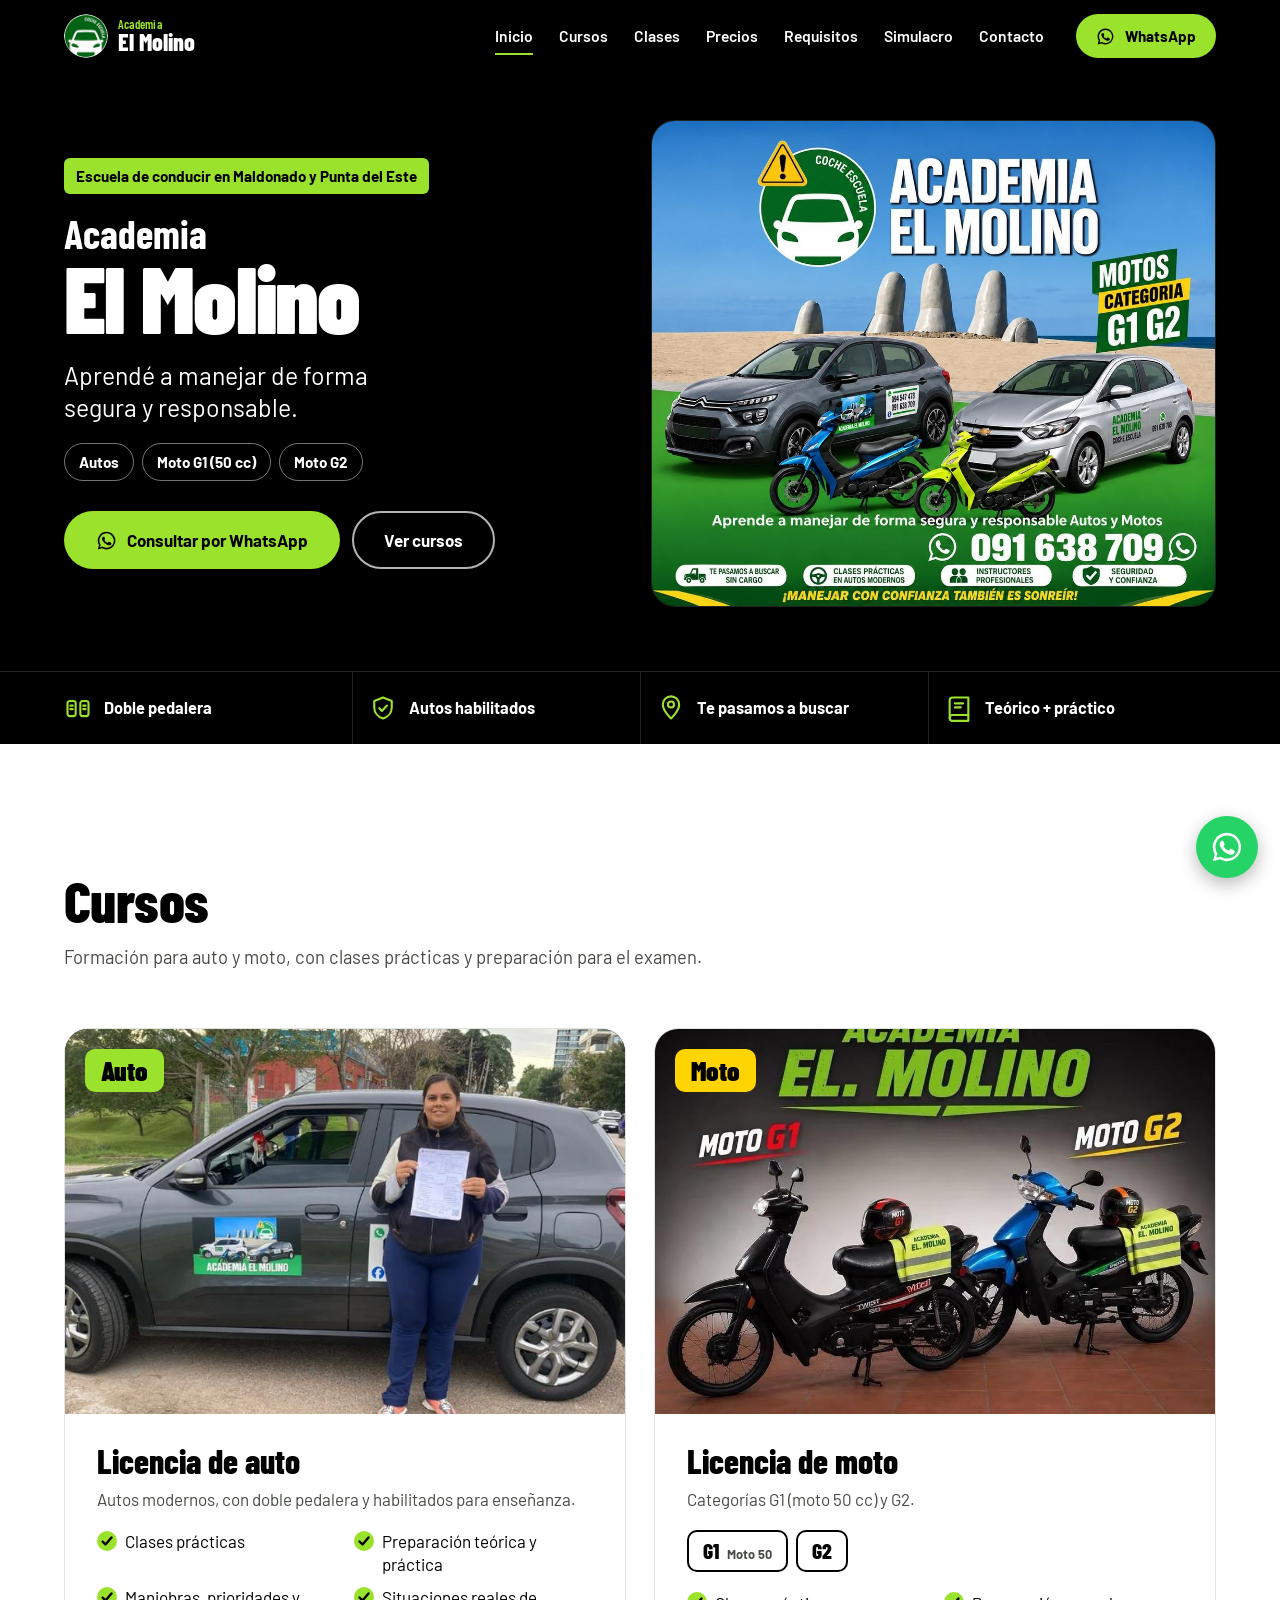
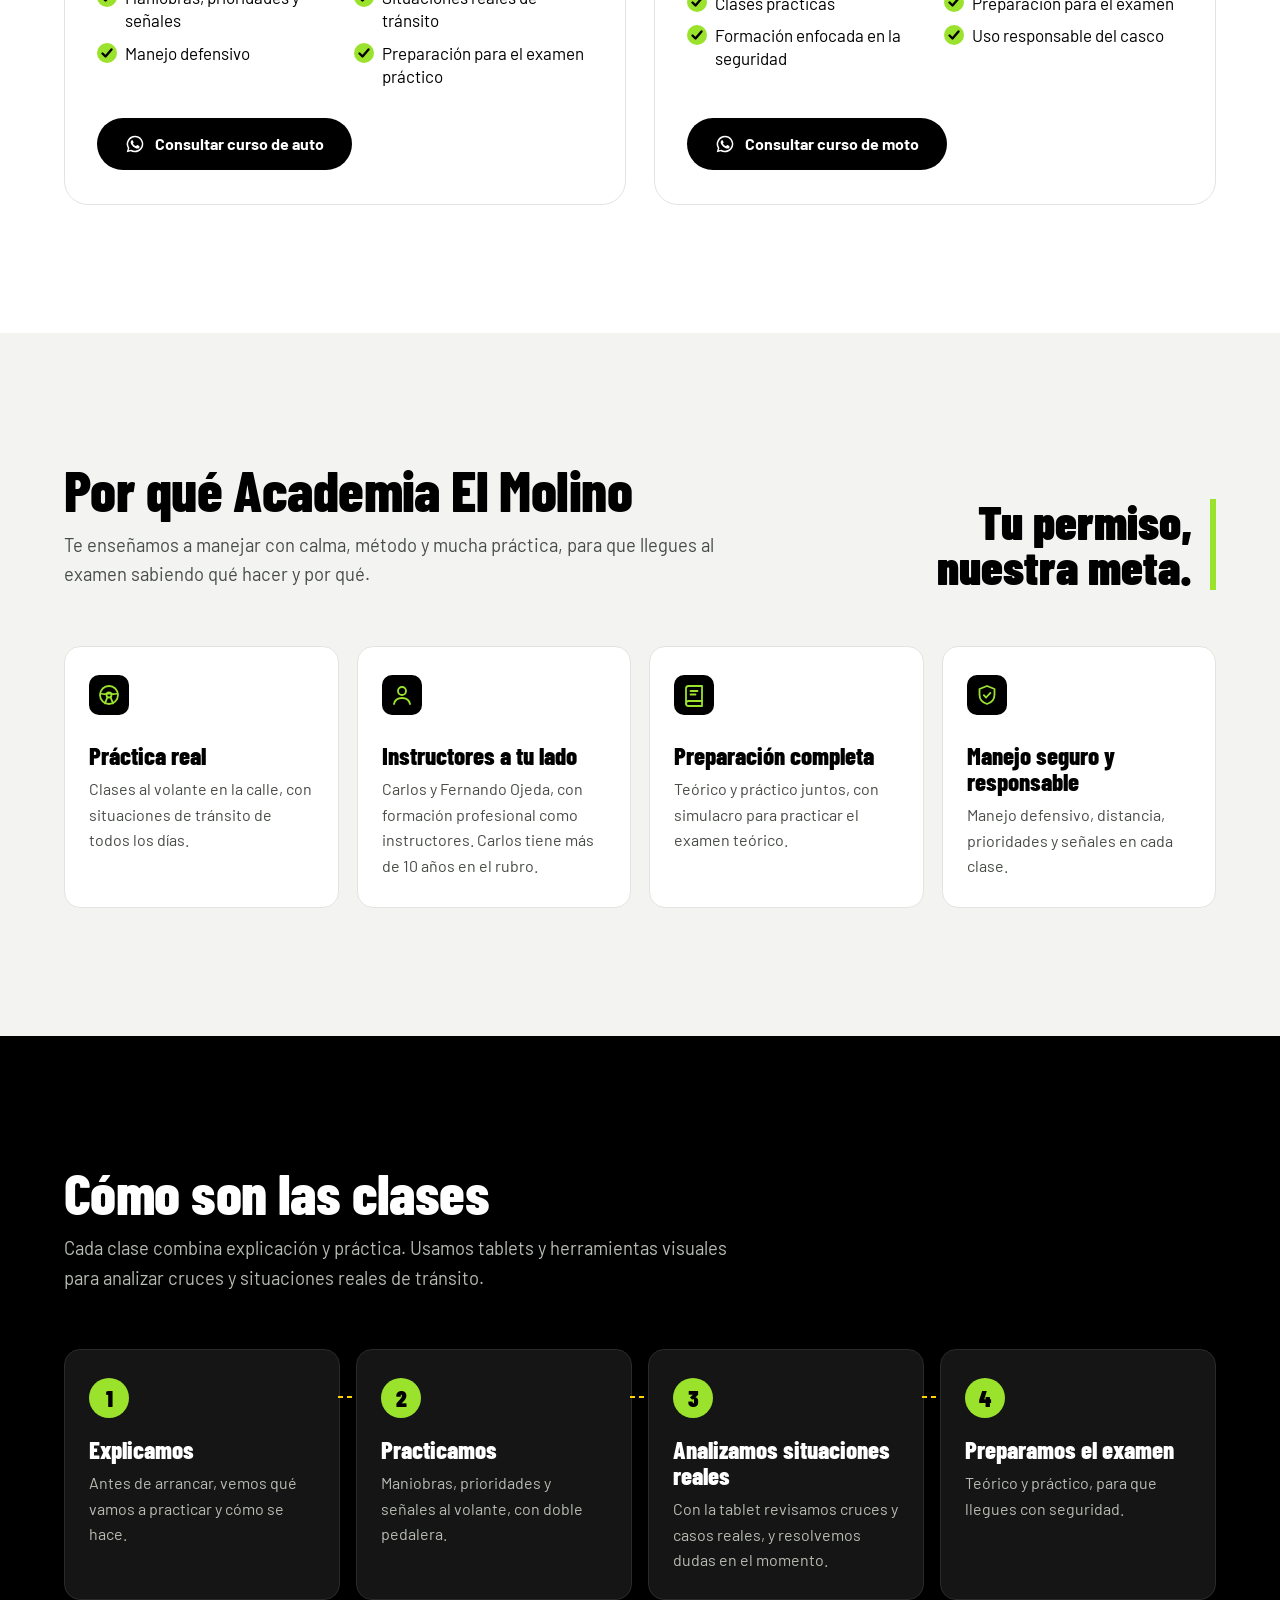
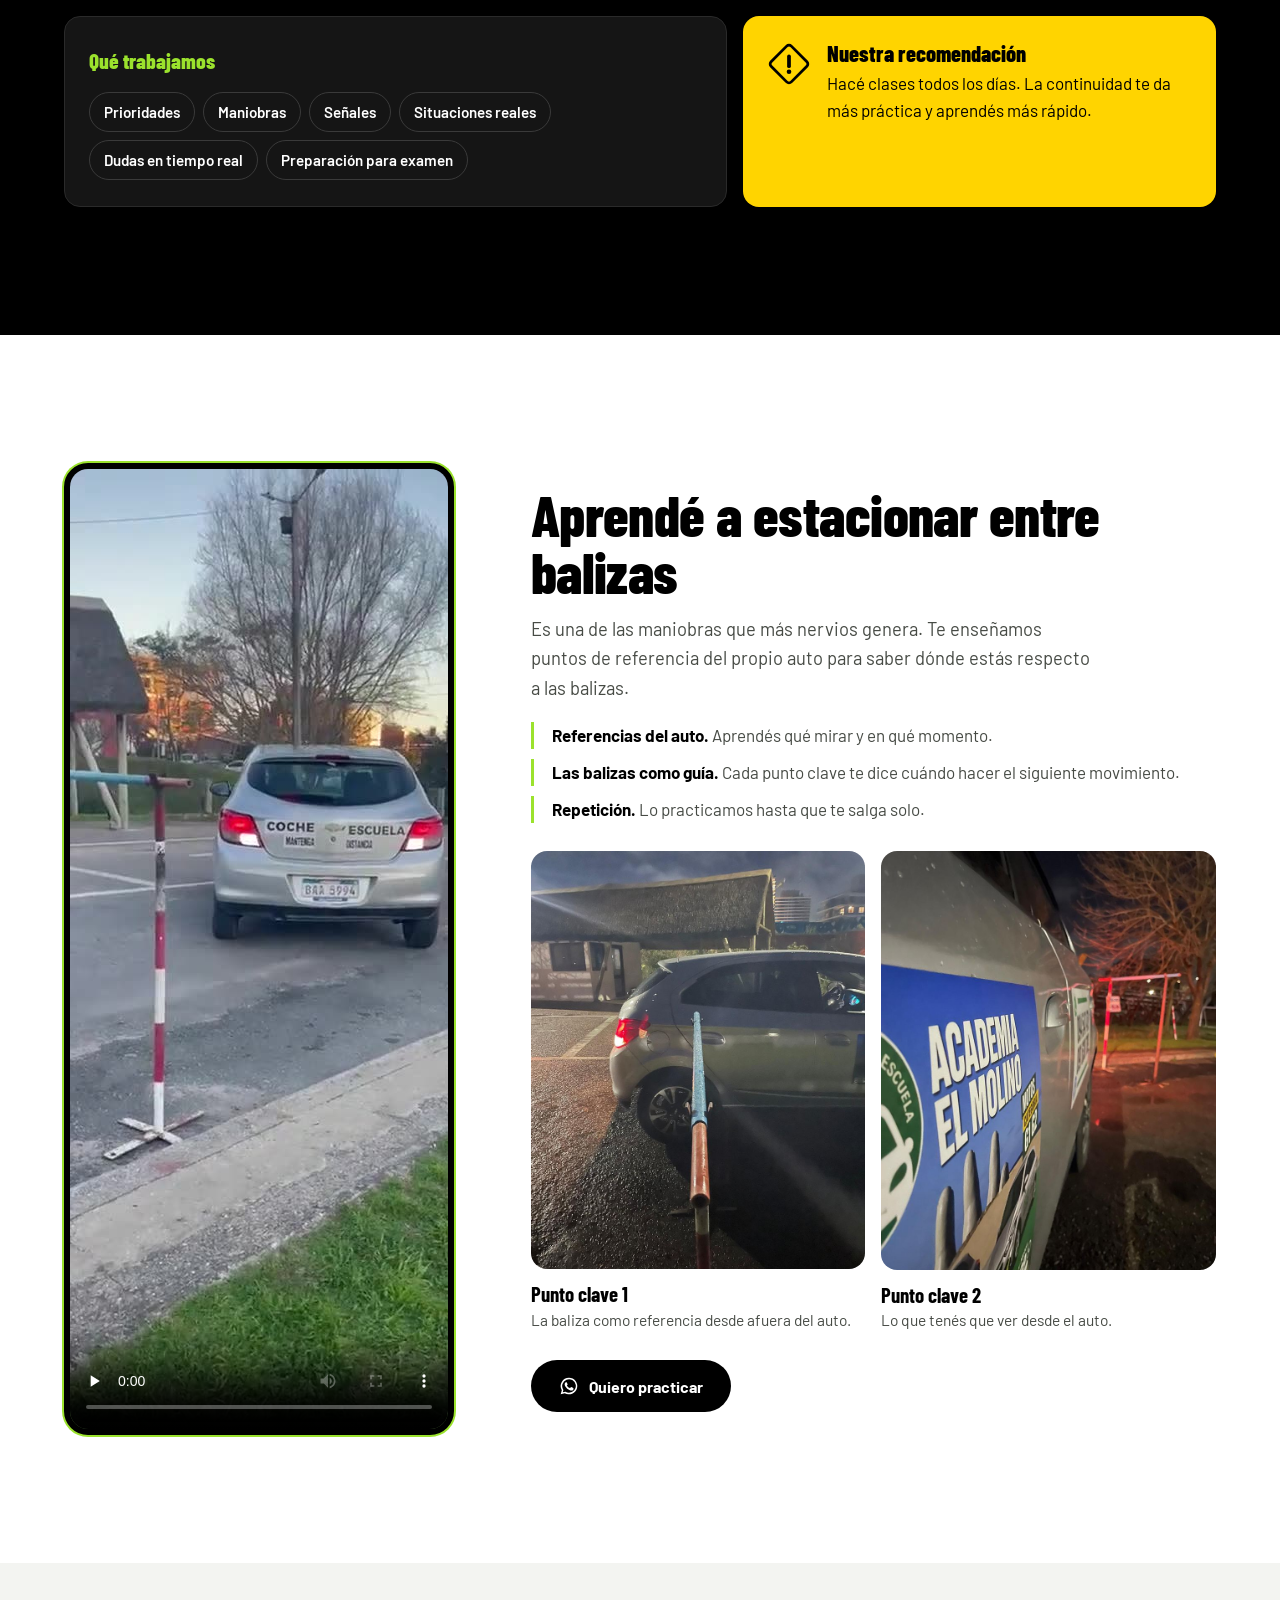
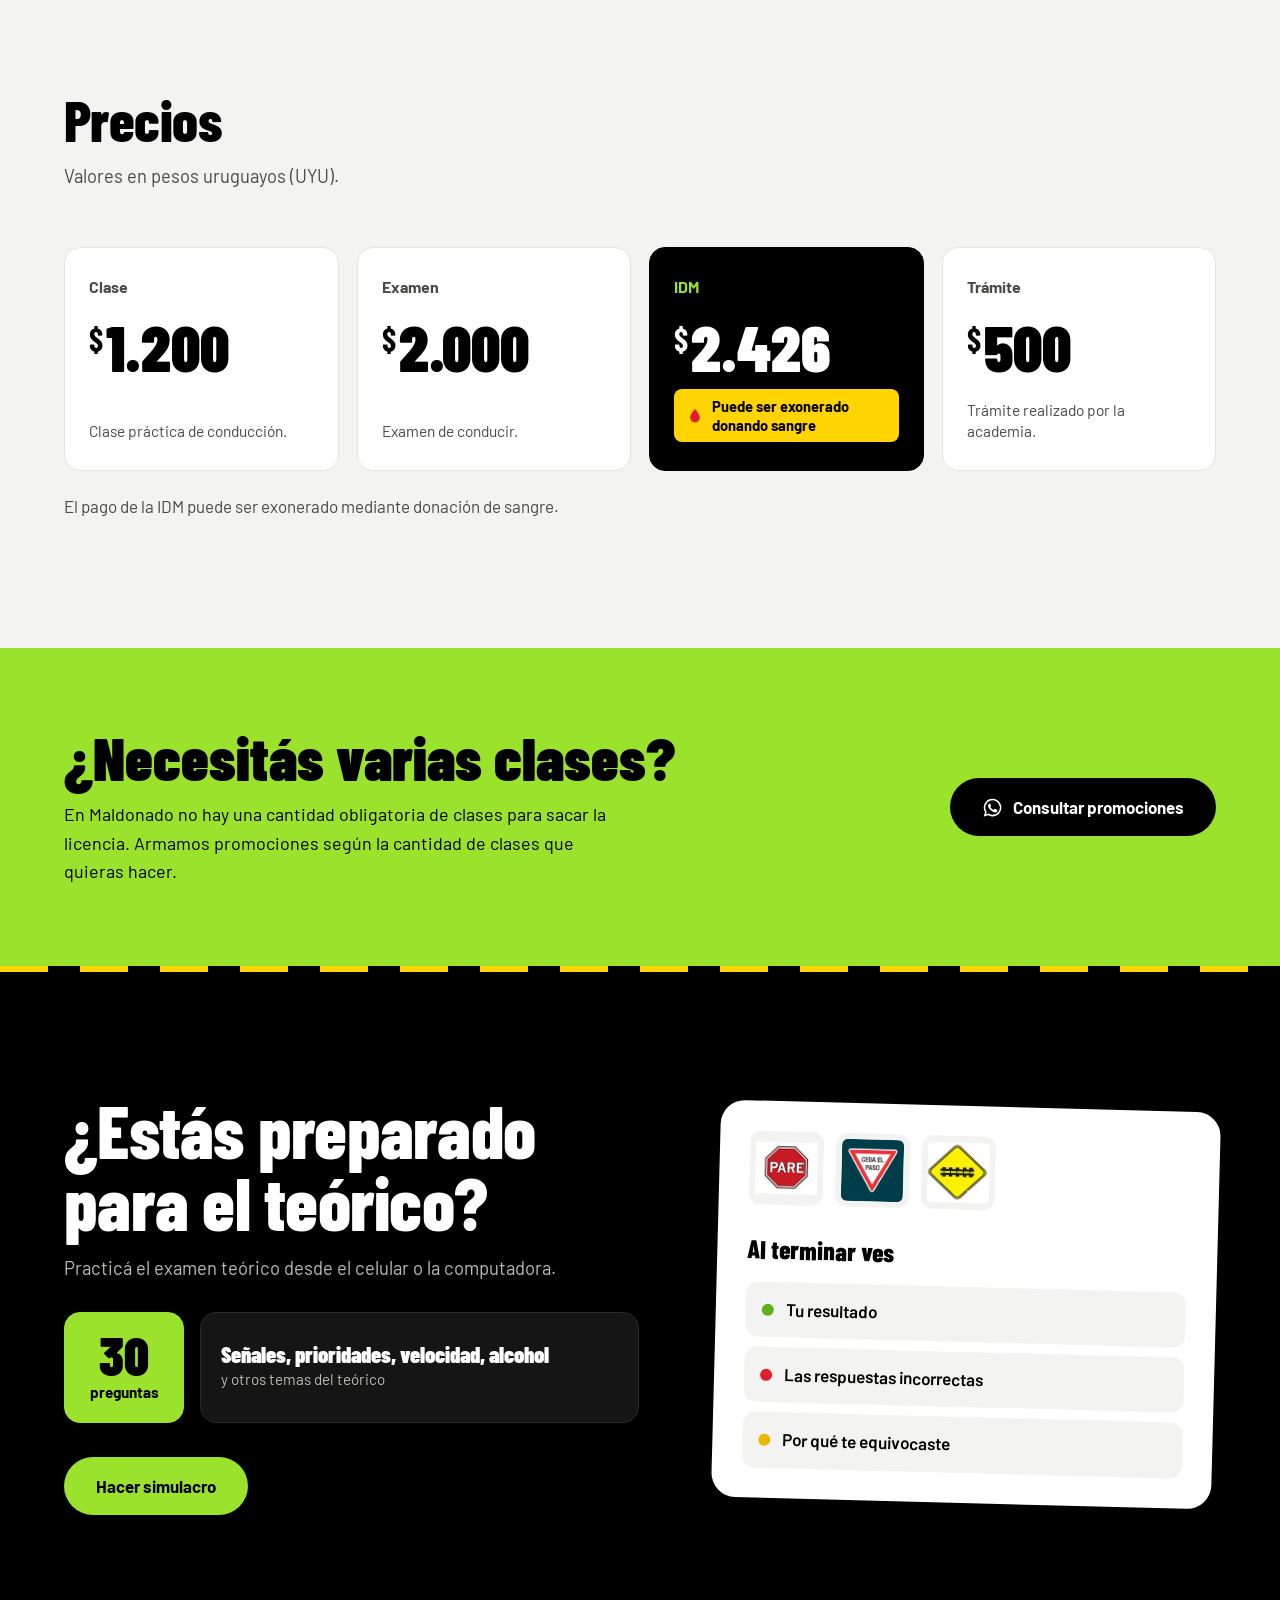
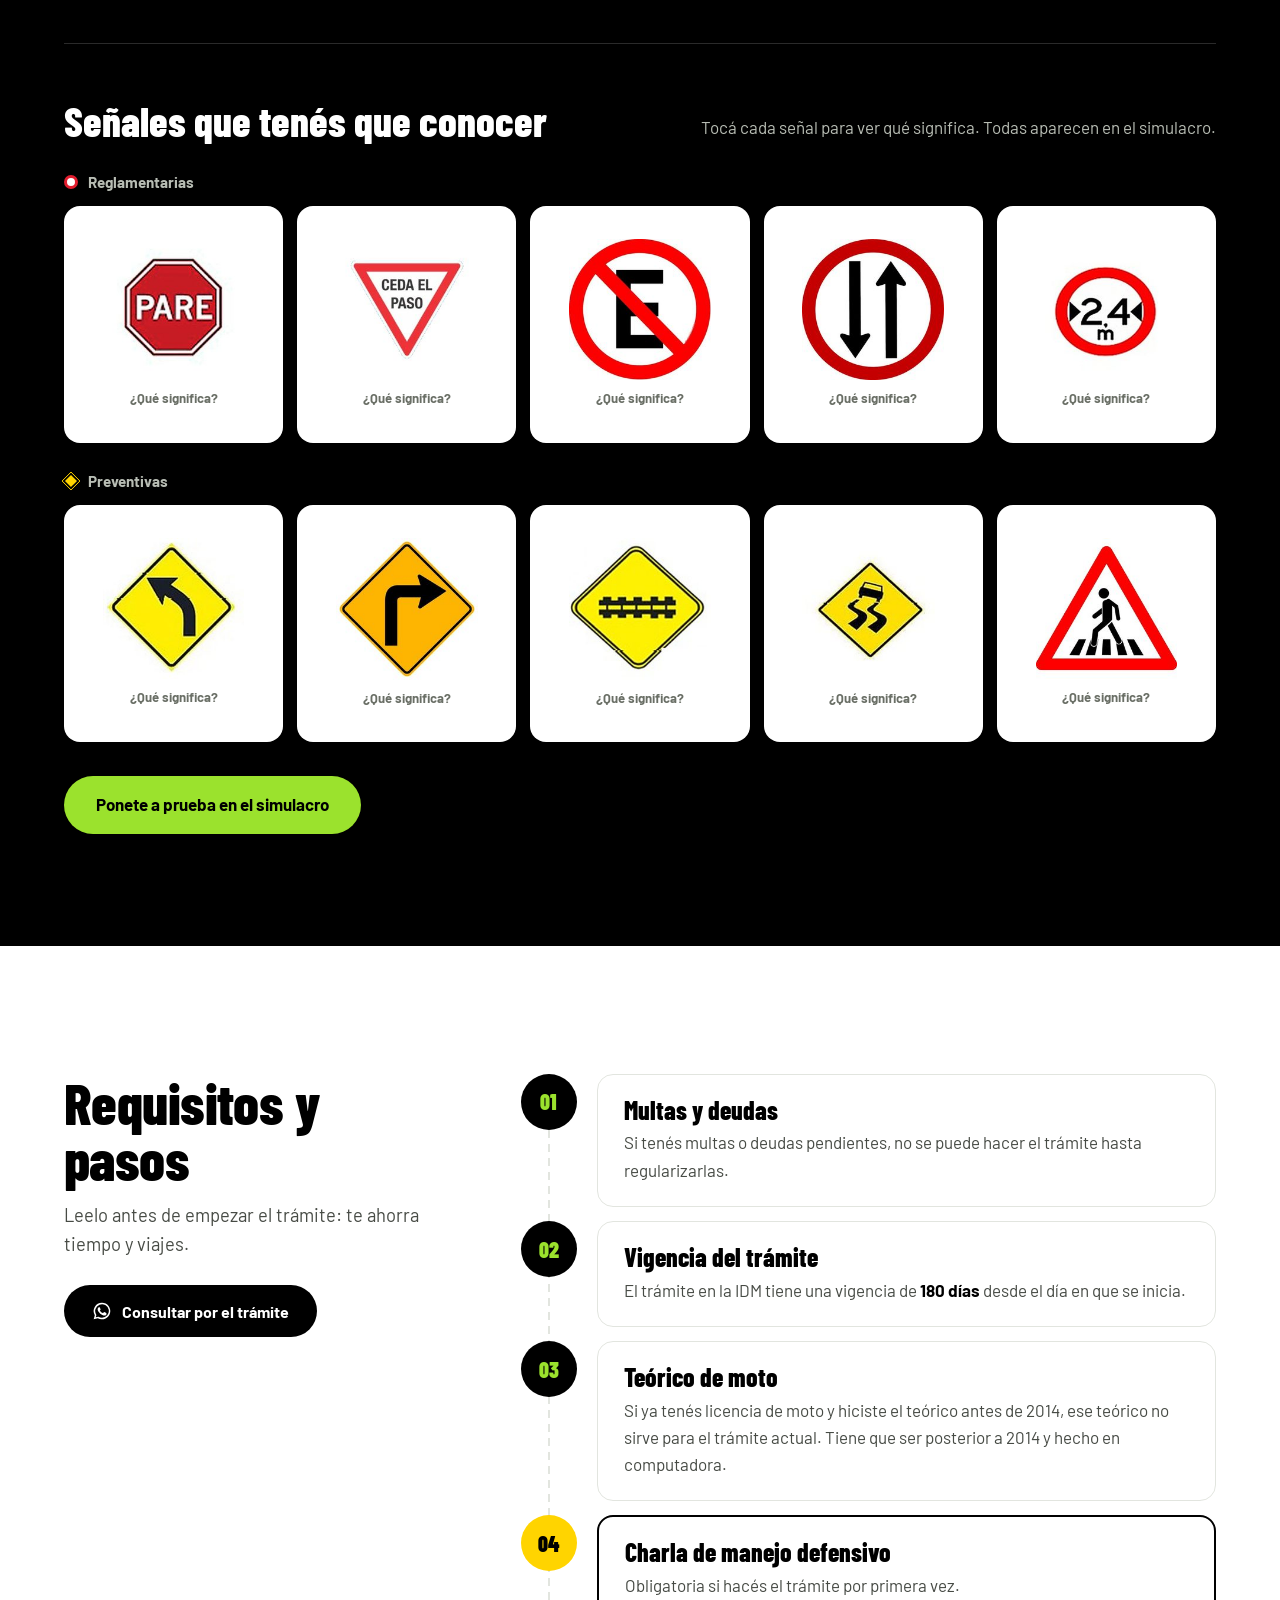
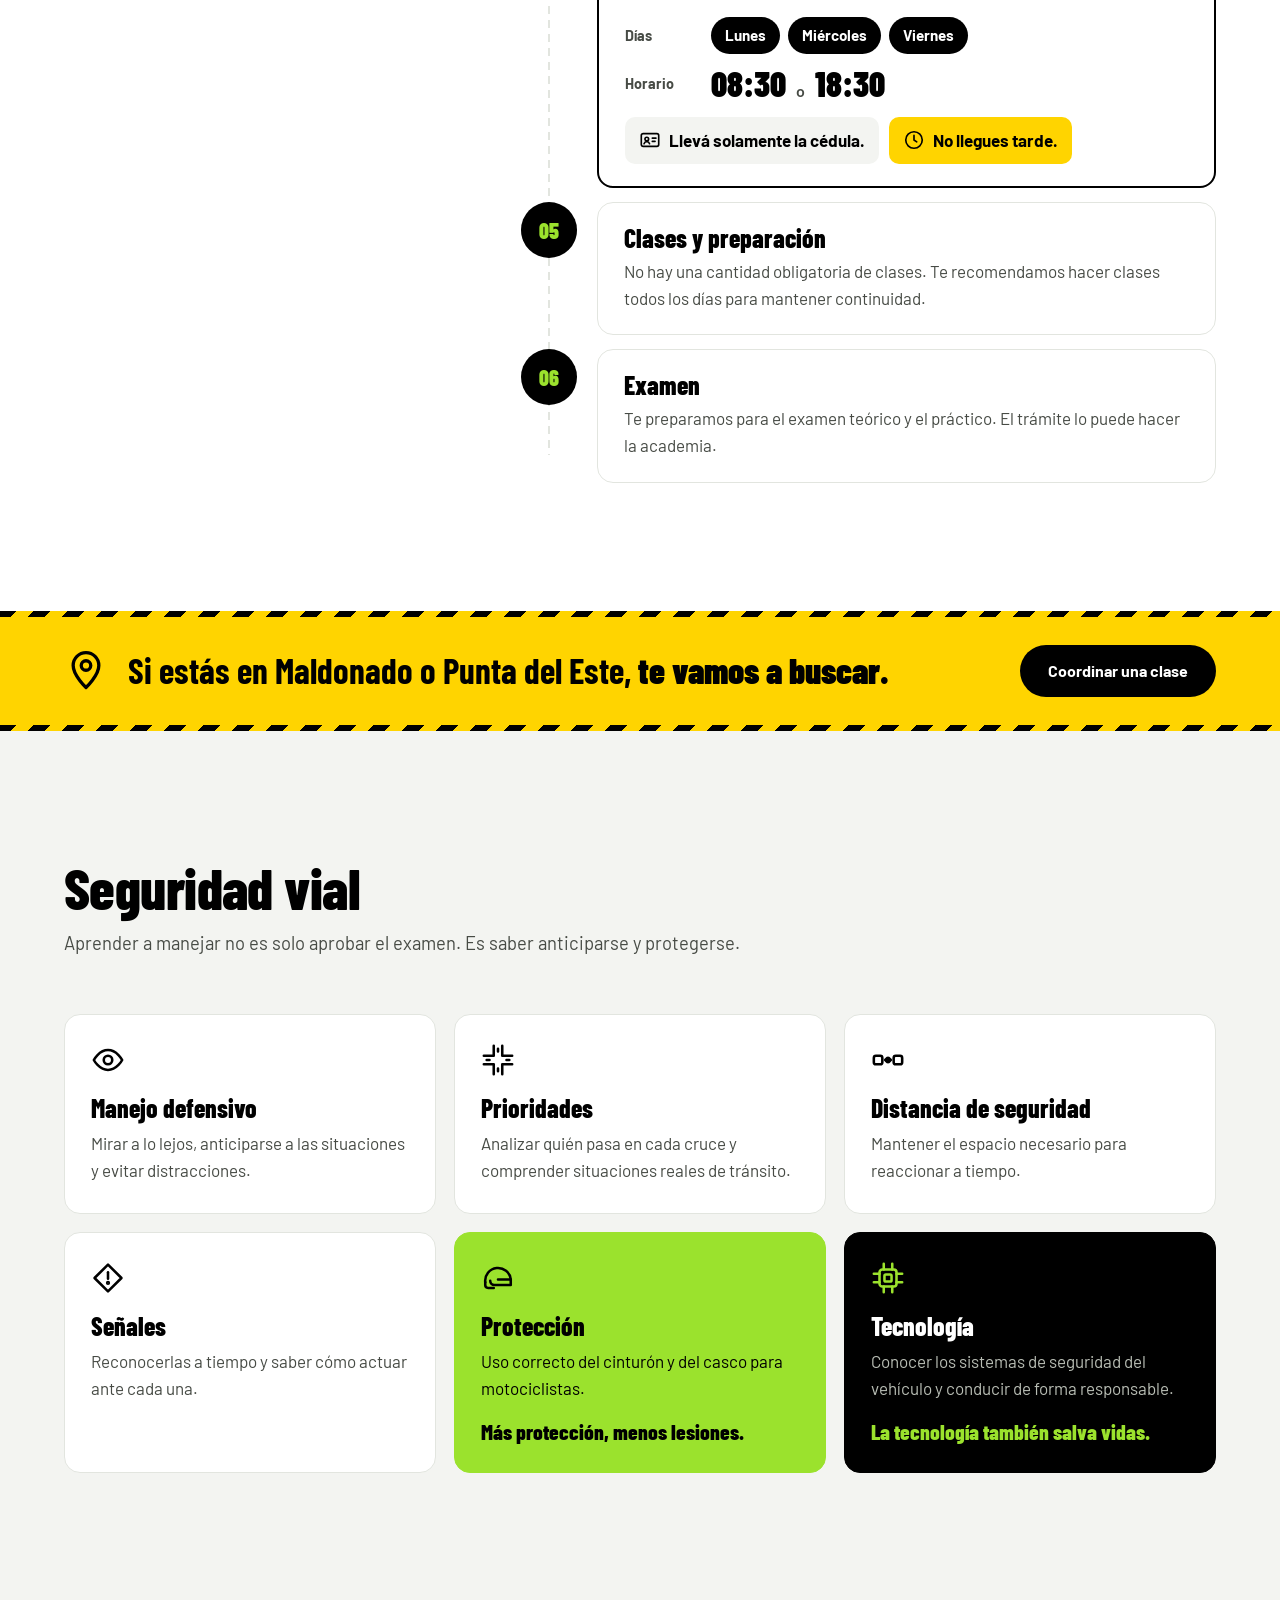
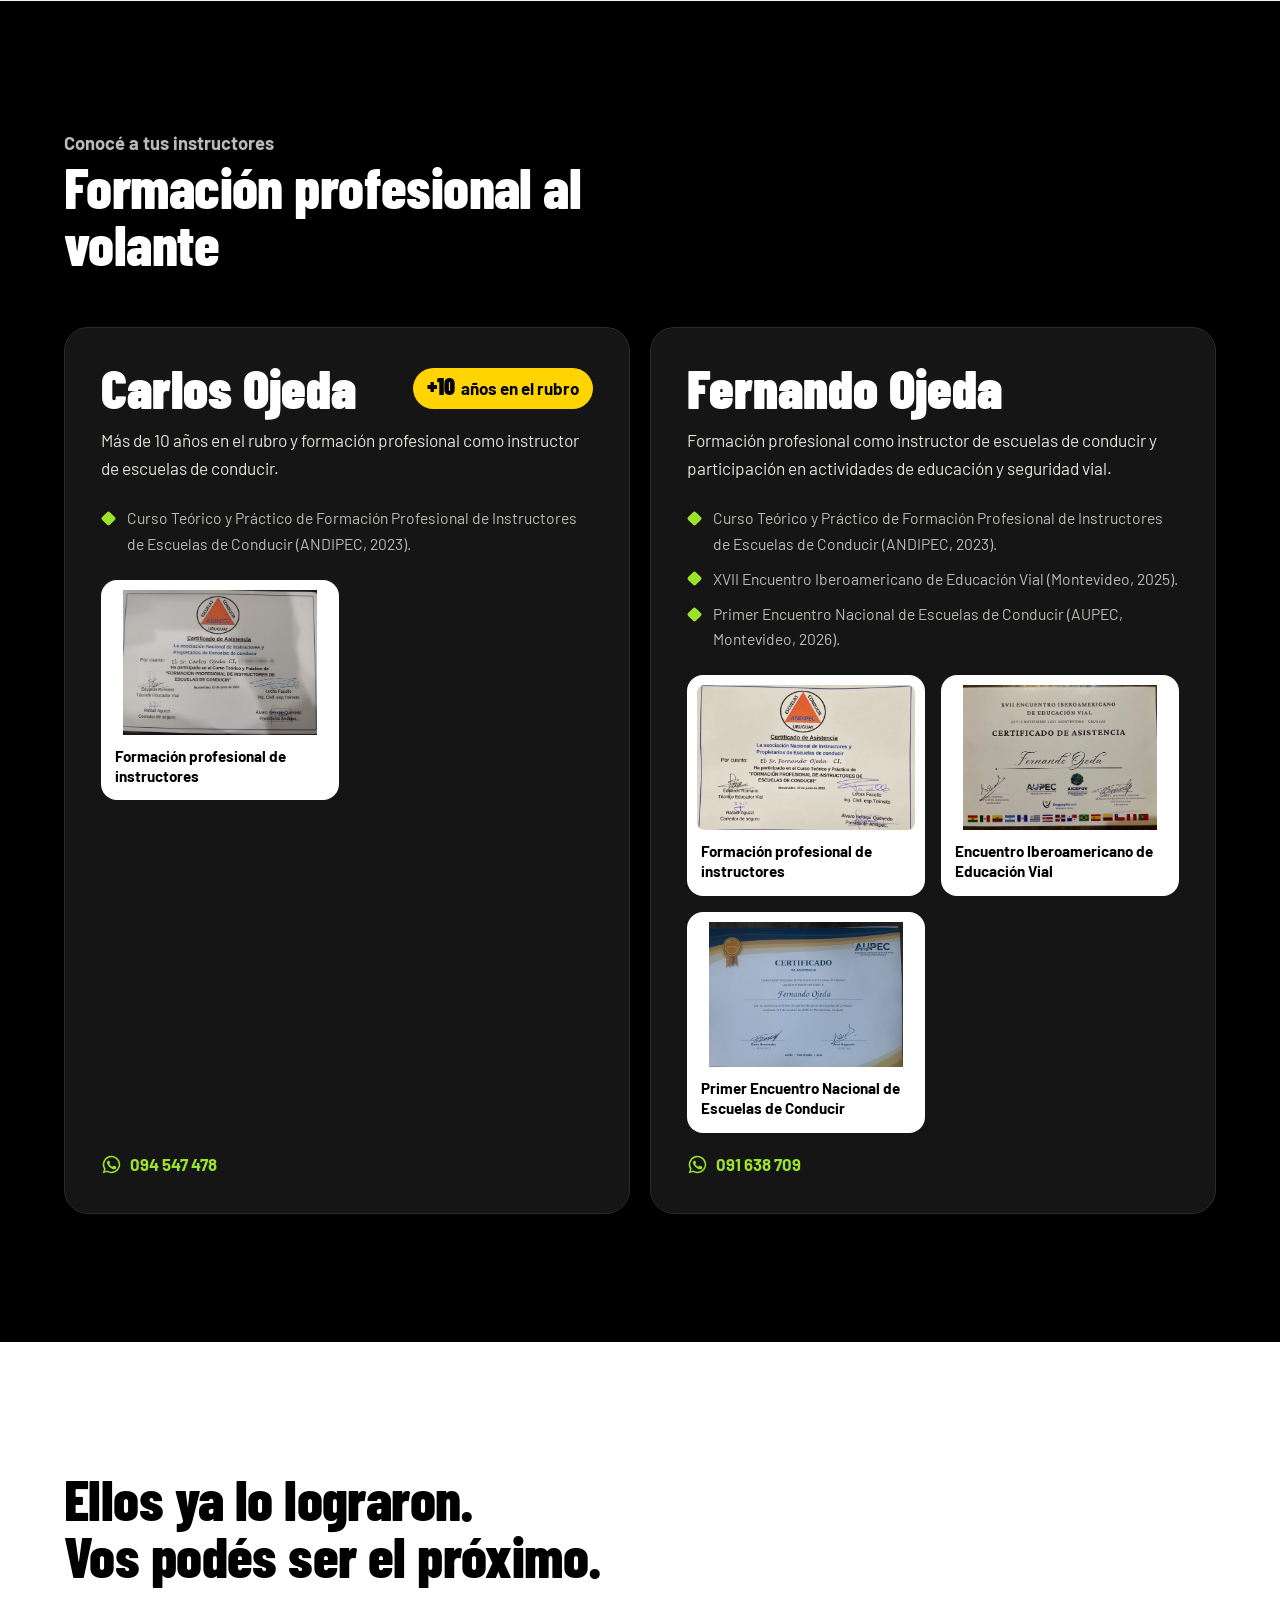
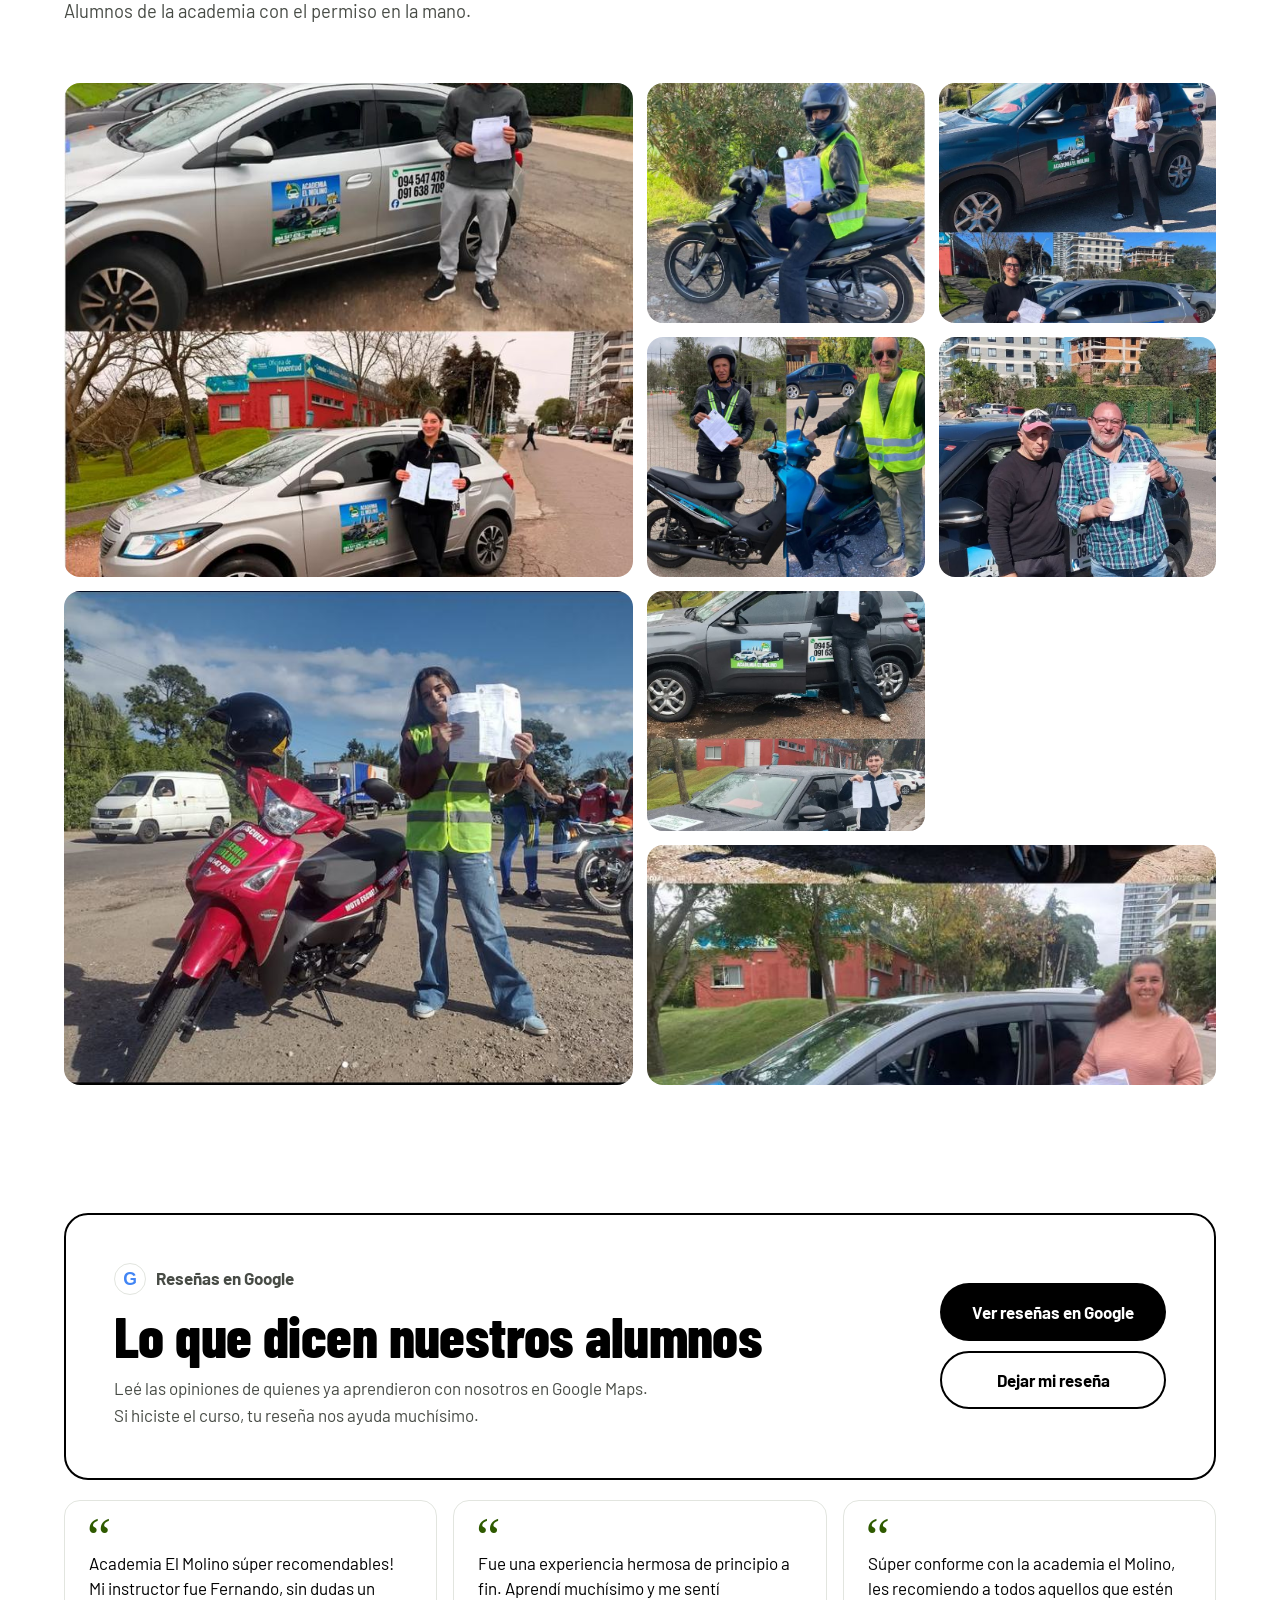
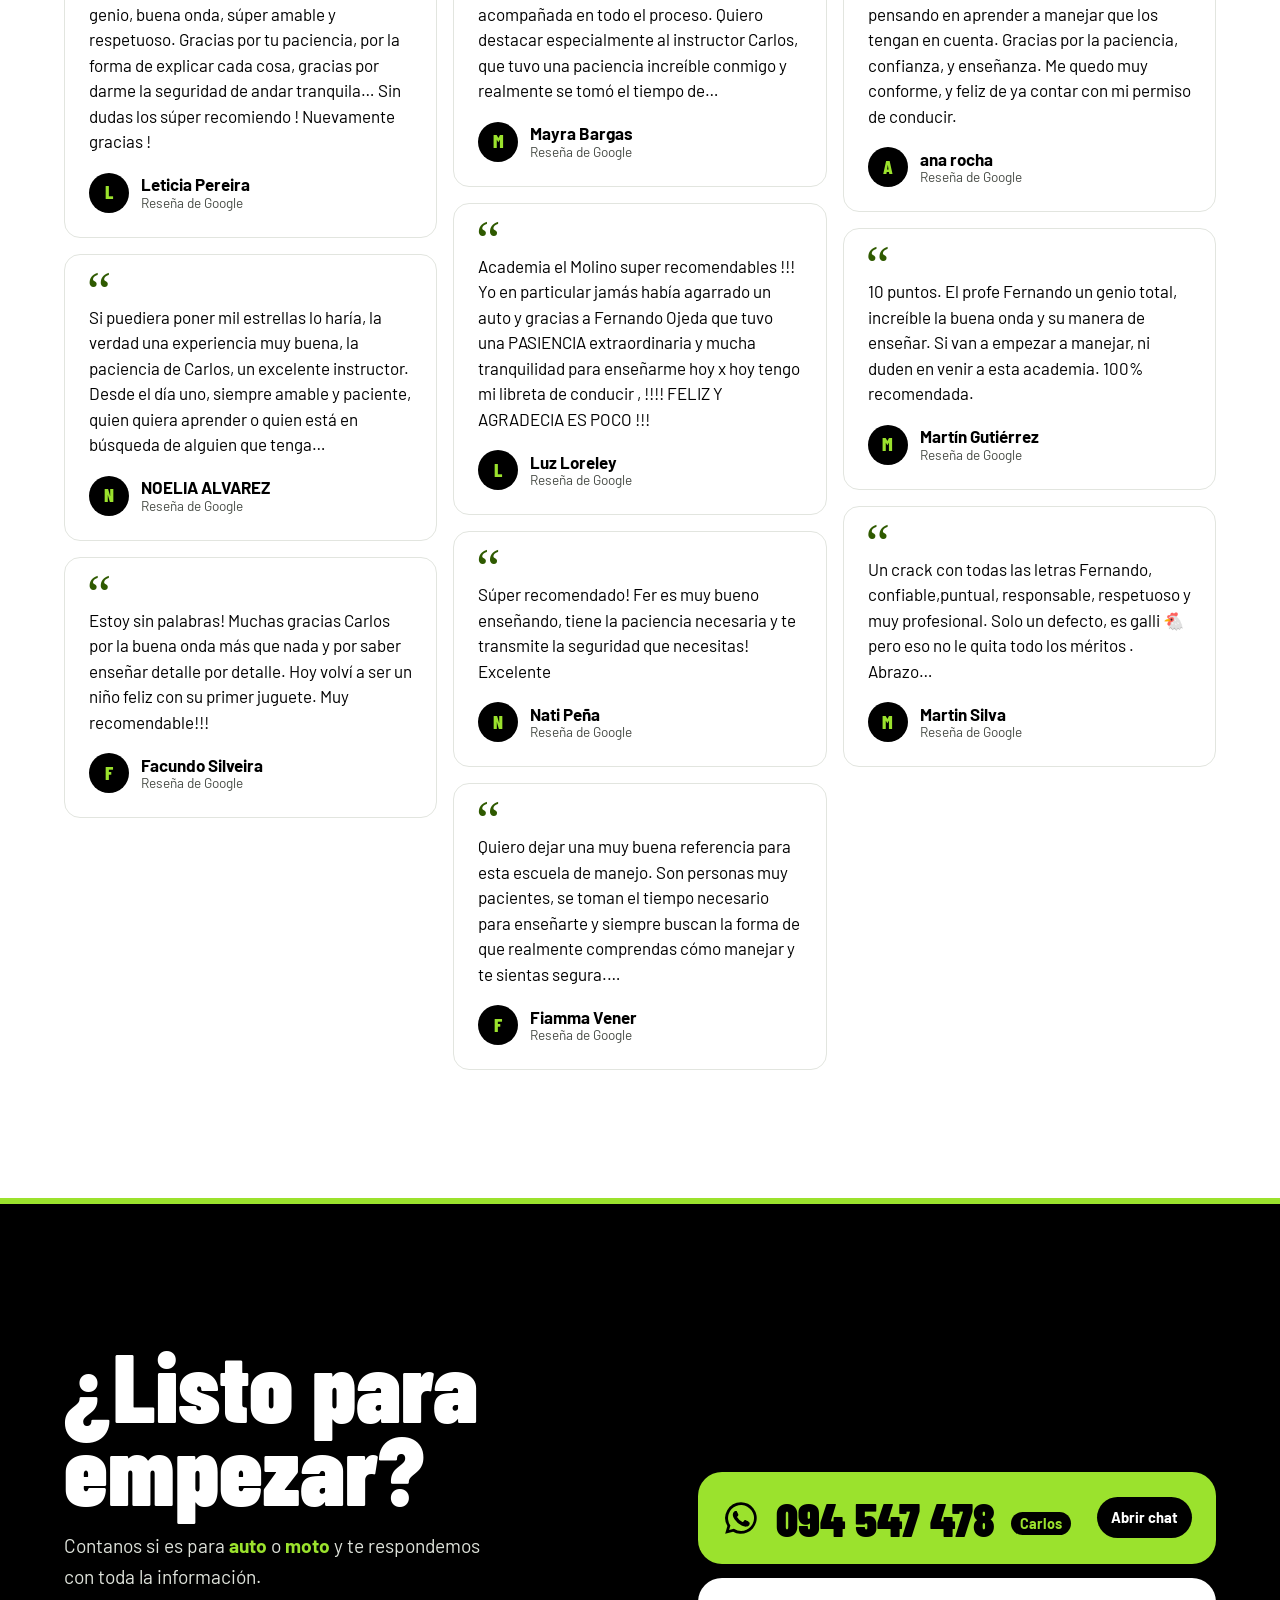
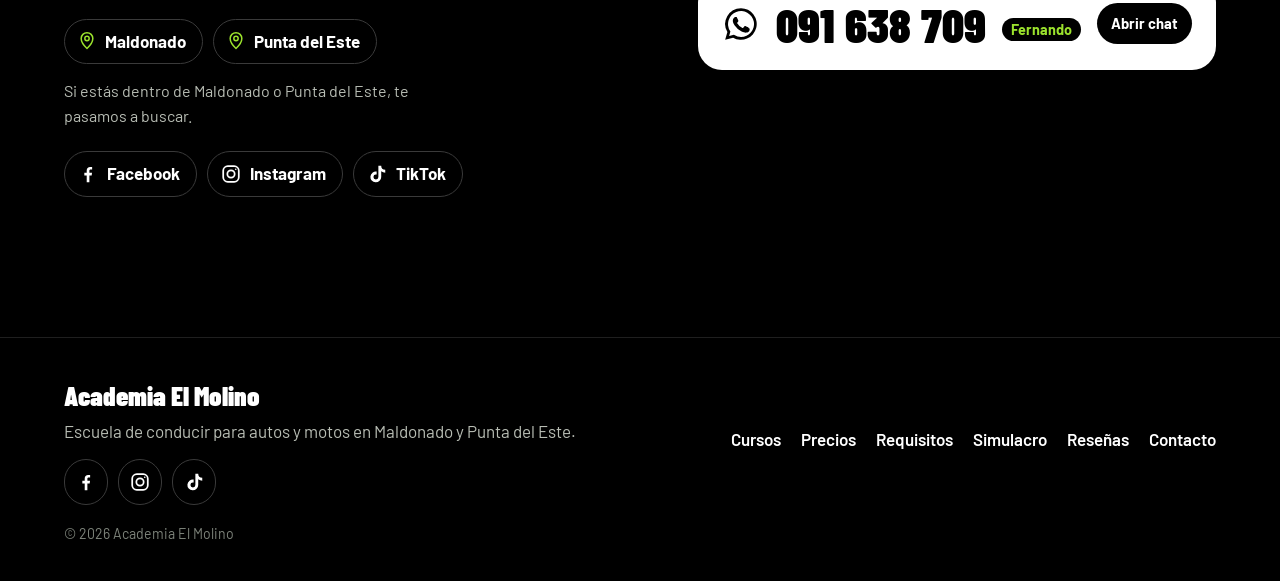
<file: index.html>
<!doctype html>
<html lang="es-UY">
<head>
<meta charset="UTF-8">
<meta name="viewport" content="width=device-width, initial-scale=1, viewport-fit=cover">
<title>Academia El Molino | Escuela de conducir en Maldonado y Punta del Este</title>
<meta name="description" content="Academia El Molino: clases de conducir para autos y motos G1 y G2 en Maldonado y Punta del Este. Preparación teórica y práctica para tu licencia.">
<link rel="canonical" href="https://academia1-xi.vercel.app/">
<meta name="theme-color" content="#000000">

<!-- Open Graph -->
<meta property="og:type" content="website">
<meta property="og:locale" content="es_UY">
<meta property="og:site_name" content="Academia El Molino">
<meta property="og:title" content="Academia El Molino | Escuela de conducir en Maldonado y Punta del Este">
<meta property="og:description" content="Clases de conducir para autos y motos G1 y G2 en Maldonado y Punta del Este. Preparación teórica y práctica para tu licencia.">
<meta property="og:url" content="https://academia1-xi.vercel.app/">
<meta property="og:image" content="https://academia1-xi.vercel.app/assets/images/portada-flyer.jpg">
<meta property="og:image:width" content="1080">
<meta property="og:image:height" content="931">
<meta property="og:image:alt" content="Autos y motos de Academia El Molino frente a La Mano de Punta del Este">
<meta name="twitter:card" content="summary_large_image">

<link rel="preload" as="image" href="assets/images/portada-flyer-720.jpg" media="(max-width: 760px)">
<link rel="preload" as="image" href="assets/images/portada-flyer.jpg" media="(min-width: 761px)">
<link rel="icon" href="favicon.ico" sizes="any">
<link rel="icon" type="image/png" sizes="32x32" href="assets/images/favicon-32.png">
<link rel="icon" type="image/png" sizes="192x192" href="assets/images/icono-192.png">
<link rel="apple-touch-icon" href="assets/images/apple-touch-icon.png">
<link rel="preconnect" href="https://fonts.googleapis.com">
<link rel="preconnect" href="https://fonts.gstatic.com" crossorigin>
<link href="https://fonts.googleapis.com/css2?family=Barlow+Condensed:wght@600;700;800;900&family=Barlow:wght@400;500;600;700&display=swap" rel="stylesheet">
<link rel="stylesheet" href="styles.css">

<!-- Datos estructurados: solo información confirmada (sin dirección física) -->
<script type="application/ld+json">
{
  "@context": "https://schema.org",
  "@type": "DrivingSchool",
  "name": "Academia El Molino",
  "description": "Escuela de conducir para autos y motos (G1 y G2) en Maldonado y Punta del Este. Preparación teórica y práctica para la licencia.",
  "url": "https://academia1-xi.vercel.app/",
  "image": "https://academia1-xi.vercel.app/assets/images/portada-flyer.jpg",
  "logo": "https://academia1-xi.vercel.app/assets/images/icono-512.png",
  "telephone": ["+598 94 547 478", "+598 91 638 709"],
  "areaServed": [
    { "@type": "City", "name": "Maldonado" },
    { "@type": "City", "name": "Punta del Este" }
  ],
  "employee": [
    { "@type": "Person", "name": "Carlos Ojeda", "jobTitle": "Instructor de conducción" },
    { "@type": "Person", "name": "Fernando Ojeda", "jobTitle": "Instructor de conducción" }
  ],
  "sameAs": [
    "https://www.facebook.com/academiaelmolino",
    "https://www.instagram.com/academiaelmolino/",
    "https://www.tiktok.com/@academiaelmolino"
  ],
  "makesOffer": [
    { "@type": "Offer", "name": "Clase de conducción", "price": "1200", "priceCurrency": "UYU" },
    { "@type": "Offer", "name": "Examen", "price": "2000", "priceCurrency": "UYU" },
    { "@type": "Offer", "name": "Trámite realizado por la academia", "price": "500", "priceCurrency": "UYU" }
  ]
}
</script>
</head>
<body>

<a class="skip" href="#contenido">Saltar al contenido</a>

<!-- =================== HEADER =================== -->
<header class="header" id="header">
  <div class="wrap header-inner">
    <a href="#inicio" class="brand" aria-label="Academia El Molino, ir al inicio">
      <img class="brand-mark" src="assets/images/icono-96.png" alt="" width="44" height="44">
      <span class="brand-text"><small>Academia</small>El Molino</span>
    </a>

    <nav class="nav" id="mainNav" aria-label="Secciones">
      <a href="#inicio">Inicio</a>
      <a href="#cursos">Cursos</a>
      <a href="#clases">Clases</a>
      <a href="#precios">Precios</a>
      <a href="#requisitos">Requisitos</a>
      <a href="simulacro.html">Simulacro</a>
      <a href="#contacto">Contacto</a>
      <a class="nav-wa" href="https://wa.me/59894547478?text=Hola%20Carlos%2C%20quiero%20consultar%20por%20clases%20de%20manejo." data-consulta="quiero consultar por clases de manejo." target="_blank" rel="noopener">
        <svg class="ico" aria-hidden="true"><use href="#i-wa"/></svg> Escribir por WhatsApp
      </a>
    </nav>

    <a class="btn btn-lime btn-sm header-wa" href="https://wa.me/59894547478?text=Hola%20Carlos%2C%20quiero%20consultar%20por%20clases%20de%20manejo." data-consulta="quiero consultar por clases de manejo." target="_blank" rel="noopener">
      <svg class="ico" aria-hidden="true"><use href="#i-wa"/></svg><span>WhatsApp</span>
    </a>

    <button class="nav-toggle" id="navToggle" aria-label="Abrir menú" aria-expanded="false" aria-controls="mainNav">
      <span></span><span></span><span></span>
    </button>
  </div>
</header>

<main id="contenido">

<!-- =================== HERO =================== -->
<section class="hero" id="inicio">
  <div class="wrap hero-grid">
    <div class="hero-media">
      <picture>
        <source media="(max-width: 760px)" srcset="assets/images/portada-flyer-720.jpg">
        <img class="hero-img" src="assets/images/portada-flyer.jpg" width="1080" height="931" alt="Autos y motos de Academia El Molino frente a La Mano de Punta del Este" fetchpriority="high">
      </picture>
    </div>

    <div class="hero-content">
      <p class="hero-kicker">Escuela de conducir en Maldonado y Punta del Este</p>
      <h1 class="hero-title"><span>Academia</span> El Molino</h1>
      <p class="hero-sub">Aprendé a manejar de forma segura y responsable.</p>
      <ul class="hero-cats" aria-label="Cursos">
        <li>Autos</li><li>Moto G1 (50 cc)</li><li>Moto G2</li>
      </ul>
      <div class="hero-actions" id="heroActions">
        <a class="btn btn-lime btn-lg" href="https://wa.me/59894547478?text=Hola%20Carlos%2C%20quiero%20consultar%20por%20clases%20de%20manejo." data-consulta="quiero consultar por clases de manejo." target="_blank" rel="noopener">
          <svg class="ico" aria-hidden="true"><use href="#i-wa"/></svg> Consultar por WhatsApp
        </a>
        <a class="btn btn-outline-light btn-lg" href="#cursos">Ver cursos</a>
      </div>
    </div>
  </div>

  <div class="hero-perks">
    <ul class="wrap perks">
      <li><svg aria-hidden="true"><use href="#i-pedal"/></svg><span>Doble pedalera</span></li>
      <li><svg aria-hidden="true"><use href="#i-shield"/></svg><span>Autos habilitados</span></li>
      <li><svg aria-hidden="true"><use href="#i-pin"/></svg><span>Te pasamos a buscar</span></li>
      <li><svg aria-hidden="true"><use href="#i-book"/></svg><span>Teórico + práctico</span></li>
    </ul>
  </div>
</section>

<!-- =================== CURSOS =================== -->
<section class="section" id="cursos">
  <div class="wrap">
    <header class="sec-head">
      <h2 class="h2">Cursos</h2>
      <p>Formación para auto y moto, con clases prácticas y preparación para el examen.</p>
    </header>

    <div class="courses">
      <article class="course">
        <div class="course-media">
          <img src="assets/images/alumnos-05.jpg" width="720" height="667" loading="lazy" alt="Alumna con su permiso junto al auto de la academia">
          <span class="course-label">Auto</span>
        </div>
        <div class="course-body">
          <h3>Licencia de auto</h3>
          <p class="course-lead">Autos modernos, con doble pedalera y habilitados para enseñanza.</p>
          <ul class="ticks">
            <li>Clases prácticas</li>
            <li>Preparación teórica y práctica</li>
            <li>Maniobras, prioridades y señales</li>
            <li>Situaciones reales de tránsito</li>
            <li>Manejo defensivo</li>
            <li>Preparación para el examen práctico</li>
          </ul>
          <a class="btn btn-black" href="https://wa.me/59894547478?text=Hola%20Carlos%2C%20quiero%20consultar%20por%20el%20curso%20de%20auto." data-consulta="quiero consultar por el curso de auto." target="_blank" rel="noopener">
            <svg class="ico" aria-hidden="true"><use href="#i-wa"/></svg> Consultar curso de auto
          </a>
        </div>
      </article>

      <article class="course">
        <div class="course-media">
          <img src="assets/images/motos-g1-g2.jpg" width="1000" height="800" loading="lazy" alt="Motos de la academia para las categorías G1 y G2">
          <span class="course-label course-label-y">Moto</span>
        </div>
        <div class="course-body">
          <h3>Licencia de moto</h3>
          <p class="course-lead">Categorías G1 (moto 50 cc) y G2.</p>
          <ul class="cats" aria-label="Categorías de moto">
            <li>G1 <small>Moto 50</small></li><li>G2</li>
          </ul>
          <ul class="ticks">
            <li>Clases prácticas</li>
            <li>Preparación para el examen</li>
            <li>Formación enfocada en la seguridad</li>
            <li>Uso responsable del casco</li>
          </ul>
          <a class="btn btn-black" href="https://wa.me/59894547478?text=Hola%20Carlos%2C%20quiero%20consultar%20por%20el%20curso%20de%20moto." data-consulta="quiero consultar por el curso de moto." target="_blank" rel="noopener">
            <svg class="ico" aria-hidden="true"><use href="#i-wa"/></svg> Consultar curso de moto
          </a>
        </div>
      </article>
    </div>
  </div>
</section>

<!-- =================== POR QUÉ =================== -->
<section class="section why">
  <div class="wrap">
    <div class="why-top">
      <header class="sec-head">
        <h2 class="h2">Por qué Academia El Molino</h2>
        <p>Te enseñamos a manejar con calma, método y mucha práctica, para que llegues al examen sabiendo qué hacer y por qué.</p>
      </header>
      <p class="why-quote">Tu permiso,<br>nuestra meta.</p>
    </div>

    <div class="why-grid">
      <article class="why-card">
        <svg aria-hidden="true"><use href="#i-wheel"/></svg>
        <h3>Práctica real</h3>
        <p>Clases al volante en la calle, con situaciones de tránsito de todos los días.</p>
      </article>
      <article class="why-card">
        <svg aria-hidden="true"><use href="#i-user"/></svg>
        <h3>Instructores a tu lado</h3>
        <p>Carlos y Fernando Ojeda, con formación profesional como instructores. Carlos tiene más de 10 años en el rubro.</p>
      </article>
      <article class="why-card">
        <svg aria-hidden="true"><use href="#i-book"/></svg>
        <h3>Preparación completa</h3>
        <p>Teórico y práctico juntos, con simulacro para practicar el examen teórico.</p>
      </article>
      <article class="why-card">
        <svg aria-hidden="true"><use href="#i-shield"/></svg>
        <h3>Manejo seguro y responsable</h3>
        <p>Manejo defensivo, distancia, prioridades y señales en cada clase.</p>
      </article>
    </div>
  </div>
</section>

<!-- =================== CLASES =================== -->
<section class="section method" id="clases">
  <div class="wrap">
    <header class="sec-head sec-head-dark">
      <h2 class="h2">Cómo son las clases</h2>
      <p>Cada clase combina explicación y práctica. Usamos tablets y herramientas visuales para analizar cruces y situaciones reales de tránsito.</p>
    </header>

    <ol class="steps">
      <li class="step">
        <span class="step-n">1</span>
        <h3>Explicamos</h3>
        <p>Antes de arrancar, vemos qué vamos a practicar y cómo se hace.</p>
      </li>
      <li class="step">
        <span class="step-n">2</span>
        <h3>Practicamos</h3>
        <p>Maniobras, prioridades y señales al volante, con doble pedalera.</p>
      </li>
      <li class="step">
        <span class="step-n">3</span>
        <h3>Analizamos situaciones reales</h3>
        <p>Con la tablet revisamos cruces y casos reales, y resolvemos dudas en el momento.</p>
      </li>
      <li class="step">
        <span class="step-n">4</span>
        <h3>Preparamos el examen</h3>
        <p>Teórico y práctico, para que llegues con seguridad.</p>
      </li>
    </ol>

    <div class="method-foot">
      <div class="topics">
        <h3 class="topics-title">Qué trabajamos</h3>
        <ul class="chips">
          <li>Prioridades</li><li>Maniobras</li><li>Señales</li><li>Situaciones reales</li><li>Dudas en tiempo real</li><li>Preparación para examen</li>
        </ul>
      </div>
      <div class="tip">
        <svg class="tip-sign" viewBox="0 0 40 40" aria-hidden="true"><rect x="7" y="7" width="26" height="26" rx="3" transform="rotate(45 20 20)" fill="#ffd400" stroke="#000" stroke-width="2.5"/><path d="M20 13v9" stroke="#000" stroke-width="3.4" stroke-linecap="round"/><circle cx="20" cy="27" r="2.1"/></svg>
        <div>
          <h3>Nuestra recomendación</h3>
          <p>Hacé clases todos los días. La continuidad te da más práctica y aprendés más rápido.</p>
        </div>
      </div>
    </div>
  </div>
</section>

<!-- =================== ESTACIONAMIENTO =================== -->
<section class="section park" id="estacionar">
  <div class="wrap park-grid">
    <div class="park-video">
      <video src="assets/video/estacionar.mp4" poster="assets/images/estacionar-poster.jpg" controls playsinline preload="none" width="540" height="960" aria-label="Video de un alumno estacionando entre balizas con el auto de la academia"></video>
    </div>

    <div class="park-text">
      <h2 class="h2">Aprendé a estacionar entre balizas</h2>
      <p class="park-lead">Es una de las maniobras que más nervios genera. Te enseñamos puntos de referencia del propio auto para saber dónde estás respecto a las balizas.</p>

      <ul class="park-how">
        <li><strong>Referencias del auto.</strong> Aprendés qué mirar y en qué momento.</li>
        <li><strong>Las balizas como guía.</strong> Cada punto clave te dice cuándo hacer el siguiente movimiento.</li>
        <li><strong>Repetición.</strong> Lo practicamos hasta que te salga solo.</li>
      </ul>

      <div class="park-points">
        <figure>
          <button class="zoom" data-full="assets/images/punto-clave-1.jpg" aria-label="Ampliar foto del punto clave 1">
            <img src="assets/images/punto-clave-1.jpg" width="800" height="1067" loading="lazy" alt="Baliza alineada con el costado del auto de la academia, punto de referencia para estacionar">
          </button>
          <figcaption><strong>Punto clave 1</strong> La baliza como referencia desde afuera del auto.</figcaption>
        </figure>
        <figure>
          <button class="zoom" data-full="assets/images/punto-clave-2.jpg" aria-label="Ampliar foto del punto clave 2">
            <img src="assets/images/punto-clave-2.jpg" width="800" height="1067" loading="lazy" alt="Vista desde el costado del auto hacia las balizas de estacionamiento">
          </button>
          <figcaption><strong>Punto clave 2</strong> Lo que tenés que ver desde el auto.</figcaption>
        </figure>
      </div>

      <a class="btn btn-black" href="https://wa.me/59894547478?text=Hola%20Carlos%2C%20quiero%20practicar%20estacionamiento%20entre%20balizas." data-consulta="quiero practicar estacionamiento entre balizas." target="_blank" rel="noopener">
        <svg class="ico" aria-hidden="true"><use href="#i-wa"/></svg> Quiero practicar
      </a>
    </div>
  </div>
</section>

<!-- =================== PRECIOS =================== -->
<section class="section prices" id="precios">
  <div class="wrap">
    <header class="sec-head">
      <h2 class="h2">Precios</h2>
      <p>Valores en pesos uruguayos (UYU).</p>
    </header>

    <div class="price-grid">
      <article class="price">
        <h3>Clase</h3>
        <p class="price-val"><span>$</span>1.200</p>
        <p class="price-desc">Clase práctica de conducción.</p>
      </article>
      <article class="price">
        <h3>Examen</h3>
        <p class="price-val"><span>$</span>2.000</p>
        <p class="price-desc">Examen de conducir.</p>
      </article>
      <article class="price price-idm">
        <h3>IDM</h3>
        <p class="price-val"><span>$</span>2.426</p>
        <p class="price-badge">
          <svg viewBox="0 0 24 24" aria-hidden="true"><path d="M12 2.5s6.5 7 6.5 11.6A6.5 6.5 0 0 1 5.5 14.1C5.5 9.5 12 2.5 12 2.5Z" fill="#e11d2e"/></svg>
          Puede ser exonerado donando sangre
        </p>
      </article>
      <article class="price">
        <h3>Trámite</h3>
        <p class="price-val"><span>$</span>500</p>
        <p class="price-desc">Trámite realizado por la academia.</p>
      </article>
    </div>
    <p class="price-note">El pago de la IDM puede ser exonerado mediante donación de sangre.</p>
  </div>
</section>

<!-- =================== PROMOCIONES =================== -->
<section class="promo" id="promociones">
  <div class="wrap promo-inner">
    <div>
      <h2 class="promo-title">¿Necesitás varias clases?</h2>
      <p>En Maldonado no hay una cantidad obligatoria de clases para sacar la licencia. Armamos promociones según la cantidad de clases que quieras hacer.</p>
    </div>
    <a class="btn btn-black btn-lg" href="https://wa.me/59894547478?text=Hola%20Carlos%2C%20quiero%20consultar%20las%20promociones%20seg%C3%BAn%20la%20cantidad%20de%20clases." data-consulta="quiero consultar las promociones según la cantidad de clases." target="_blank" rel="noopener">
      <svg class="ico" aria-hidden="true"><use href="#i-wa"/></svg> Consultar promociones
    </a>
  </div>
</section>

<!-- =================== SIMULACRO =================== -->
<section class="section simu" id="simulacro">
  <div class="wrap simu-grid">
    <div class="simu-text">
      <h2 class="h2">¿Estás preparado para el teórico?</h2>
      <p class="simu-lead">Practicá el examen teórico desde el celular o la computadora.</p>
      <ul class="simu-facts">
        <li><strong>30</strong><span>preguntas</span></li>
        <li><strong>Señales, prioridades, velocidad, alcohol</strong><span>y otros temas del teórico</span></li>
      </ul>
      <a class="btn btn-lime btn-lg" href="simulacro.html">Hacer simulacro</a>
    </div>

    <div class="simu-card" aria-hidden="true">
      <div class="simu-signs">
        <img src="assets/images/simulacro/pare.jpg" alt="" loading="lazy">
        <img src="assets/images/simulacro/ceda-el-paso.jpg" alt="" loading="lazy">
        <img src="assets/images/simulacro/paso-a-nivel.jpg" alt="" loading="lazy">
      </div>
      <p class="simu-card-title">Al terminar ves</p>
      <ul class="simu-result">
        <li><span class="dot dot-lime"></span>Tu resultado</li>
        <li><span class="dot dot-red"></span>Las respuestas incorrectas</li>
        <li><span class="dot dot-y"></span>Por qué te equivocaste</li>
      </ul>
    </div>
  </div>
</section>

<!-- =================== SEÑALES =================== -->
<section class="signs" id="senales" aria-labelledby="senales-titulo">
  <div class="wrap">
    <div class="signs-head">
      <h2 class="signs-title" id="senales-titulo">Señales que tenés que conocer</h2>
      <p>Tocá cada señal para ver qué significa. Todas aparecen en el simulacro.</p>
    </div>

    <div class="signs-group">
      <h3 class="signs-label"><span class="dot-reg" aria-hidden="true"></span>Reglamentarias</h3>
      <ul class="signs-row">
          <li><button class="sign" type="button" aria-pressed="false" aria-label="Señal: Pare. Tocá para ver qué significa">
            <span class="sign-front"><img src="assets/images/senales/pare.jpg" width="240" height="240" loading="lazy" alt="Señal Pare"><span class="sign-q">¿Qué significa?</span></span>
            <span class="sign-back"><strong>Pare</strong><span>Detención total y obligatoria antes de continuar la marcha.</span></span>
          </button></li>
          <li><button class="sign" type="button" aria-pressed="false" aria-label="Señal: Ceda el paso. Tocá para ver qué significa">
            <span class="sign-front"><img src="assets/images/senales/ceda-el-paso.jpg" width="240" height="240" loading="lazy" alt="Señal Ceda el paso"><span class="sign-q">¿Qué significa?</span></span>
            <span class="sign-back"><strong>Ceda el paso</strong><span>Ceder el paso a los vehículos que circulan por la vía a la que se ingresa.</span></span>
          </button></li>
          <li><button class="sign" type="button" aria-pressed="false" aria-label="Señal: Prohibido estacionar. Tocá para ver qué significa">
            <span class="sign-front"><img src="assets/images/senales/no-estacionar.jpg" width="240" height="240" loading="lazy" alt="Señal Prohibido estacionar"><span class="sign-q">¿Qué significa?</span></span>
            <span class="sign-back"><strong>Prohibido estacionar</strong><span>No se puede estacionar en ese lugar.</span></span>
          </button></li>
          <li><button class="sign" type="button" aria-pressed="false" aria-label="Señal: Doble mano. Tocá para ver qué significa">
            <span class="sign-front"><img src="assets/images/senales/doble-mano.jpg" width="240" height="240" loading="lazy" alt="Señal Doble mano"><span class="sign-q">¿Qué significa?</span></span>
            <span class="sign-back"><strong>Doble mano</strong><span>Doble sentido de circulación.</span></span>
          </button></li>
          <li><button class="sign" type="button" aria-pressed="false" aria-label="Señal: Ancho máximo. Tocá para ver qué significa">
            <span class="sign-front"><img src="assets/images/senales/ancho-maximo.jpg" width="240" height="240" loading="lazy" alt="Señal Ancho máximo"><span class="sign-q">¿Qué significa?</span></span>
            <span class="sign-back"><strong>Ancho máximo</strong><span>Ancho máximo permitido para circular.</span></span>
          </button></li>
      </ul>
    </div>

    <div class="signs-group">
      <h3 class="signs-label"><span class="dot-pre" aria-hidden="true"></span>Preventivas</h3>
      <ul class="signs-row">
          <li><button class="sign" type="button" aria-pressed="false" aria-label="Señal: Curva a la izquierda. Tocá para ver qué significa">
            <span class="sign-front"><img src="assets/images/senales/curva-izquierda.jpg" width="240" height="240" loading="lazy" alt="Señal Curva a la izquierda"><span class="sign-q">¿Qué significa?</span></span>
            <span class="sign-back"><strong>Curva a la izquierda</strong><span>Próxima curva a la izquierda.</span></span>
          </button></li>
          <li><button class="sign" type="button" aria-pressed="false" aria-label="Señal: Curva a la derecha. Tocá para ver qué significa">
            <span class="sign-front"><img src="assets/images/senales/curva-derecha.jpg" width="240" height="240" loading="lazy" alt="Señal Curva a la derecha"><span class="sign-q">¿Qué significa?</span></span>
            <span class="sign-back"><strong>Curva a la derecha</strong><span>Curva pronunciada a la derecha.</span></span>
          </button></li>
          <li><button class="sign" type="button" aria-pressed="false" aria-label="Señal: Paso a nivel. Tocá para ver qué significa">
            <span class="sign-front"><img src="assets/images/senales/paso-a-nivel.jpg" width="240" height="240" loading="lazy" alt="Señal Paso a nivel"><span class="sign-q">¿Qué significa?</span></span>
            <span class="sign-back"><strong>Paso a nivel</strong><span>Paso a nivel con barreras.</span></span>
          </button></li>
          <li><button class="sign" type="button" aria-pressed="false" aria-label="Señal: Calzada resbaladiza. Tocá para ver qué significa">
            <span class="sign-front"><img src="assets/images/senales/calzada-resbaladiza.jpg" width="240" height="240" loading="lazy" alt="Señal Calzada resbaladiza"><span class="sign-q">¿Qué significa?</span></span>
            <span class="sign-back"><strong>Calzada resbaladiza</strong><span>La calzada puede estar resbaladiza.</span></span>
          </button></li>
          <li><button class="sign" type="button" aria-pressed="false" aria-label="Señal: Cruce peatonal. Tocá para ver qué significa">
            <span class="sign-front"><img src="assets/images/senales/cruce-peatonal.jpg" width="240" height="240" loading="lazy" alt="Señal Cruce peatonal"><span class="sign-q">¿Qué significa?</span></span>
            <span class="sign-back"><strong>Cruce peatonal</strong><span>Proximidad de un cruce peatonal.</span></span>
          </button></li>
      </ul>
    </div>

    <a class="btn btn-lime btn-lg signs-btn" href="simulacro.html">Ponete a prueba en el simulacro</a>
  </div>
</section>

<!-- =================== REQUISITOS =================== -->
<section class="section reqs" id="requisitos">
  <div class="wrap reqs-grid">
    <header class="sec-head">
      <h2 class="h2">Requisitos y pasos</h2>
      <p>Leelo antes de empezar el trámite: te ahorra tiempo y viajes.</p>
      <a class="btn btn-black reqs-btn" href="https://wa.me/59894547478?text=Hola%20Carlos%2C%20tengo%20una%20consulta%20sobre%20los%20requisitos%20del%20tr%C3%A1mite." data-consulta="tengo una consulta sobre los requisitos del trámite." target="_blank" rel="noopener">
        <svg class="ico" aria-hidden="true"><use href="#i-wa"/></svg> Consultar por el trámite
      </a>
    </header>

    <ol class="timeline">
      <li class="tl">
        <span class="tl-n">01</span>
        <div class="tl-body">
          <h3>Multas y deudas</h3>
          <p>Si tenés multas o deudas pendientes, no se puede hacer el trámite hasta regularizarlas.</p>
        </div>
      </li>
      <li class="tl">
        <span class="tl-n">02</span>
        <div class="tl-body">
          <h3>Vigencia del trámite</h3>
          <p>El trámite en la IDM tiene una vigencia de <strong>180 días</strong> desde el día en que se inicia.</p>
        </div>
      </li>
      <li class="tl">
        <span class="tl-n">03</span>
        <div class="tl-body">
          <h3>Teórico de moto</h3>
          <p>Si ya tenés licencia de moto y hiciste el teórico antes de 2014, ese teórico no sirve para el trámite actual. Tiene que ser posterior a 2014 y hecho en computadora.</p>
        </div>
      </li>
      <li class="tl tl-key">
        <span class="tl-n">04</span>
        <div class="tl-body">
          <h3>Charla de manejo defensivo</h3>
          <p>Obligatoria si hacés el trámite por primera vez.</p>
          <div class="talk">
            <div class="talk-row">
              <span class="talk-label">Días</span>
              <span class="talk-chips"><span>Lunes</span><span>Miércoles</span><span>Viernes</span></span>
            </div>
            <div class="talk-row">
              <span class="talk-label">Horario</span>
              <span class="talk-times"><span>08:30</span><span class="talk-or">o</span><span>18:30</span></span>
            </div>
            <ul class="talk-notes">
              <li><svg aria-hidden="true"><use href="#i-id"/></svg>Llevá solamente la cédula.</li>
              <li class="warn"><svg aria-hidden="true"><use href="#i-clock"/></svg>No llegues tarde.</li>
            </ul>
          </div>
        </div>
      </li>
      <li class="tl">
        <span class="tl-n">05</span>
        <div class="tl-body">
          <h3>Clases y preparación</h3>
          <p>No hay una cantidad obligatoria de clases. Te recomendamos hacer clases todos los días para mantener continuidad.</p>
        </div>
      </li>
      <li class="tl">
        <span class="tl-n">06</span>
        <div class="tl-body">
          <h3>Examen</h3>
          <p>Te preparamos para el examen teórico y el práctico. El trámite lo puede hacer la academia.</p>
        </div>
      </li>
    </ol>
  </div>
</section>

<!-- =================== TRASLADO =================== -->
<section class="pickup" aria-label="Te pasamos a buscar">
  <div class="wrap pickup-inner">
    <svg class="pickup-ico" aria-hidden="true"><use href="#i-pin"/></svg>
    <p>Si estás en Maldonado o Punta del Este, <strong>te vamos a buscar.</strong></p>
    <a class="btn btn-black" href="https://wa.me/59894547478?text=Hola%20Carlos%2C%20estoy%20en%20Maldonado%2FPunta%20del%20Este%20y%20quiero%20coordinar%20una%20clase." data-consulta="estoy en Maldonado/Punta del Este y quiero coordinar una clase." target="_blank" rel="noopener">Coordinar una clase</a>
  </div>
</section>

<!-- =================== SEGURIDAD VIAL =================== -->
<section class="section safety" id="seguridad">
  <div class="wrap">
    <header class="sec-head">
      <h2 class="h2">Seguridad vial</h2>
      <p>Aprender a manejar no es solo aprobar el examen. Es saber anticiparse y protegerse.</p>
    </header>

    <div class="safety-grid">
      <article class="s-card">
        <svg aria-hidden="true"><use href="#i-eye"/></svg>
        <h3>Manejo defensivo</h3>
        <p>Mirar a lo lejos, anticiparse a las situaciones y evitar distracciones.</p>
      </article>
      <article class="s-card">
        <svg aria-hidden="true"><use href="#i-cross"/></svg>
        <h3>Prioridades</h3>
        <p>Analizar quién pasa en cada cruce y comprender situaciones reales de tránsito.</p>
      </article>
      <article class="s-card">
        <svg aria-hidden="true"><use href="#i-gap"/></svg>
        <h3>Distancia de seguridad</h3>
        <p>Mantener el espacio necesario para reaccionar a tiempo.</p>
      </article>
      <article class="s-card">
        <svg aria-hidden="true"><use href="#i-sign"/></svg>
        <h3>Señales</h3>
        <p>Reconocerlas a tiempo y saber cómo actuar ante cada una.</p>
      </article>
      <article class="s-card s-card-lime">
        <svg aria-hidden="true"><use href="#i-helmet"/></svg>
        <h3>Protección</h3>
        <p>Uso correcto del cinturón y del casco para motociclistas.</p>
        <p class="s-motto">Más protección, menos lesiones.</p>
      </article>
      <article class="s-card s-card-dark">
        <svg aria-hidden="true"><use href="#i-chip"/></svg>
        <h3>Tecnología</h3>
        <p>Conocer los sistemas de seguridad del vehículo y conducir de forma responsable.</p>
        <p class="s-motto">La tecnología también salva vidas.</p>
      </article>
    </div>
  </div>
</section>

<!-- =================== INSTRUCTORES =================== -->
<section class="section instructor" id="formacion">
  <div class="wrap">
    <header class="sec-head sec-head-dark">
      <p class="instr-kicker">Conocé a tus instructores</p>
      <h2 class="h2">Formación profesional al volante</h2>
    </header>

    <div class="instr-grid">
      <article class="instr-card">
        <div class="instr-top">
          <h3 class="instr-name">Carlos Ojeda</h3>
          <p class="instr-badge"><strong>+10</strong> años en el rubro</p>
        </div>
        <p class="instr-lead">Más de 10 años en el rubro y formación profesional como instructor de escuelas de conducir.</p>
        <ul class="instr-list">
          <li>Curso Teórico y Práctico de Formación Profesional de Instructores de Escuelas de Conducir (ANDIPEC, 2023).</li>
        </ul>
        <div class="certs certs-one">
          <button class="cert zoom" data-full="assets/images/certificado-carlos.jpg" aria-label="Ampliar certificado de Carlos Ojeda">
            <img src="assets/images/certificado-carlos.jpg" width="1080" height="810" loading="lazy" alt="Certificado de Carlos Ojeda del curso de Formación Profesional de Instructores de Escuelas de Conducir">
            <span>Formación profesional de instructores</span>
          </button>
        </div>
        <a class="instr-wa" href="https://wa.me/59894547478?text=Hola%20Carlos%2C%20quiero%20consultar%20por%20clases%20de%20manejo." data-directo target="_blank" rel="noopener">
          <svg class="ico" aria-hidden="true"><use href="#i-wa"/></svg> 094 547 478
        </a>
      </article>

      <article class="instr-card">
        <div class="instr-top">
          <h3 class="instr-name">Fernando Ojeda</h3>
        </div>
        <p class="instr-lead">Formación profesional como instructor de escuelas de conducir y participación en actividades de educación y seguridad vial.</p>
        <ul class="instr-list">
          <li>Curso Teórico y Práctico de Formación Profesional de Instructores de Escuelas de Conducir (ANDIPEC, 2023).</li>
          <li>XVII Encuentro Iberoamericano de Educación Vial (Montevideo, 2025).</li>
          <li>Primer Encuentro Nacional de Escuelas de Conducir (AUPEC, Montevideo, 2026).</li>
        </ul>
        <div class="certs">
          <button class="cert zoom" data-full="assets/images/certificado-andipec.jpg" aria-label="Ampliar certificado de Formación Profesional de Instructores de Fernando Ojeda">
            <img src="assets/images/certificado-andipec.jpg" width="686" height="454" loading="lazy" alt="Certificado de Fernando Ojeda del curso de Formación Profesional de Instructores de Escuelas de Conducir">
            <span>Formación profesional de instructores</span>
          </button>
          <button class="cert zoom" data-full="assets/images/certificado-iberoamericano.jpg" aria-label="Ampliar certificado del Encuentro Iberoamericano de Educación Vial">
            <img src="assets/images/certificado-iberoamericano.jpg" width="1000" height="750" loading="lazy" alt="Certificado de asistencia al XVII Encuentro Iberoamericano de Educación Vial">
            <span>Encuentro Iberoamericano de Educación Vial</span>
          </button>
          <button class="cert zoom" data-full="assets/images/certificado-aupec-2026.jpg" aria-label="Ampliar certificado del Primer Encuentro Nacional de Escuelas de Conducir">
            <img src="assets/images/certificado-aupec-2026.jpg" width="1100" height="825" loading="lazy" alt="Certificado de asistencia de Fernando Ojeda al Primer Encuentro Nacional de Escuelas de Conducir, AUPEC 2026">
            <span>Primer Encuentro Nacional de Escuelas de Conducir</span>
          </button>
        </div>
        <a class="instr-wa" href="https://wa.me/59891638709?text=Hola%20Fernando%2C%20quiero%20consultar%20por%20clases%20de%20manejo." data-directo target="_blank" rel="noopener">
          <svg class="ico" aria-hidden="true"><use href="#i-wa"/></svg> 091 638 709
        </a>
      </article>
    </div>
  </div>
</section>

<!-- =================== ALUMNOS =================== -->
<section class="section students" id="alumnos">
  <div class="wrap">
    <header class="sec-head">
      <h2 class="h2">Ellos ya lo lograron.<br>Vos podés ser el próximo.</h2>
      <p>Alumnos de la academia con el permiso en la mano.</p>
    </header>
    <div class="gallery">
      <button class="g zoom g-big" data-full="assets/images/alumnos-01.jpg"><img src="assets/images/alumnos-01.jpg" loading="lazy" alt="Alumnos aprobados junto al auto de la academia"></button>
      <button class="g zoom" data-full="assets/images/alumnos-08.jpg"><img src="assets/images/alumnos-08.jpg" loading="lazy" alt="Alumnos de moto aprobados"></button>
      <button class="g zoom" data-full="assets/images/alumnos-02.jpg"><img src="assets/images/alumnos-02.jpg" loading="lazy" alt="Alumnas aprobadas junto a los autos de la academia"></button>
      <button class="g zoom" data-full="assets/images/alumnos-07.jpg"><img src="assets/images/alumnos-07.jpg" loading="lazy" alt="Alumna aprobada en moto con chaleco reflectivo"></button>
      <button class="g zoom" data-full="assets/images/alumnos-03.jpg"><img src="assets/images/alumnos-03.jpg" loading="lazy" alt="Alumno aprobado junto al auto de la academia"></button>
      <button class="g zoom g-big" data-full="assets/images/alumnos-09.jpg"><img src="assets/images/alumnos-09.jpg" loading="lazy" alt="Alumna aprobada en moto con su permiso"></button>
      <button class="g zoom" data-full="assets/images/alumnos-04.jpg"><img src="assets/images/alumnos-04.jpg" loading="lazy" alt="Alumnos aprobados con sus permisos"></button>
      <button class="g zoom g-wide" data-full="assets/images/alumnos-06.jpg"><img src="assets/images/alumnos-06.jpg" loading="lazy" alt="Alumnas aprobadas junto a los autos de la academia"></button>
    </div>
  </div>
</section>

<!-- =================== RESEÑAS =================== -->
<section class="section reviews" id="resenas">
  <div class="wrap">
    <div class="reviews-box">
      <div class="reviews-text">
        <p class="reviews-g" aria-hidden="true"><span>G</span>Reseñas en Google</p>
        <h2 class="h2">Lo que dicen nuestros alumnos</h2>
        <p>Leé las opiniones de quienes ya aprendieron con nosotros en Google Maps. Si hiciste el curso, tu reseña nos ayuda muchísimo.</p>
      </div>
      <div class="reviews-actions">
        <a class="btn btn-black btn-lg" href="https://www.google.com/maps/place/Academia+el+Molino+Maldonado/@-34.9149957,-54.9689795,15.88z/data=!4m8!3m7!1s0x95751187e75bade7:0xdf44c0f4e1f1a980!8m2!3d-34.9145085!4d-54.9643595!9m1!1b1!16s%2Fg%2F11ygxz2021?entry=ttu&amp;g_ep=EgoyMDI2MDkzMC4wIKXMDSoASAFQAw%3D%3D" target="_blank" rel="noopener">Ver reseñas en Google</a>
        <a class="btn btn-outline-dark btn-lg" href="https://www.google.com/maps/place/Academia+el+Molino+Maldonado/@-34.9149957,-54.9689795,15.88z/data=!4m8!3m7!1s0x95751187e75bade7:0xdf44c0f4e1f1a980!8m2!3d-34.9145085!4d-54.9643595!9m1!1b1!16s%2Fg%2F11ygxz2021?entry=ttu&amp;g_ep=EgoyMDI2MDkzMC4wIKXMDSoASAFQAw%3D%3D" target="_blank" rel="noopener">Dejar mi reseña</a>
      </div>
    </div>
    <div class="review-grid">
      <figure class="review">
        <blockquote>Academia El Molino súper recomendables! Mi instructor fue Fernando, sin dudas un genio, buena onda, súper amable y respetuoso. Gracias por tu paciencia, por la forma de explicar cada cosa, gracias por darme la seguridad de andar tranquila… Sin dudas los súper recomiendo ! Nuevamente gracias !</blockquote>
        <figcaption><span class="review-av" aria-hidden="true">L</span><span class="review-who"><strong>Leticia Pereira</strong><small>Reseña de Google</small></span></figcaption>
      </figure>
      <figure class="review">
        <blockquote>Si puediera poner mil estrellas lo haría, la verdad una experiencia muy buena, la paciencia de Carlos, un excelente instructor. Desde el día uno, siempre amable y paciente, quien quiera aprender o quien está en búsqueda de alguien que tenga…</blockquote>
        <figcaption><span class="review-av" aria-hidden="true">N</span><span class="review-who"><strong>NOELIA ALVAREZ</strong><small>Reseña de Google</small></span></figcaption>
      </figure>
      <figure class="review">
        <blockquote>Estoy sin palabras! Muchas gracias Carlos por la buena onda más que nada y por saber enseñar detalle por detalle. Hoy volví a ser un niño feliz con su primer juguete. Muy recomendable!!!</blockquote>
        <figcaption><span class="review-av" aria-hidden="true">F</span><span class="review-who"><strong>Facundo Silveira</strong><small>Reseña de Google</small></span></figcaption>
      </figure>
      <figure class="review">
        <blockquote>Fue una experiencia hermosa de principio a fin. Aprendí muchísimo y me sentí acompañada en todo el proceso. Quiero destacar especialmente al instructor Carlos, que tuvo una paciencia increíble conmigo y realmente se tomó el tiempo de…</blockquote>
        <figcaption><span class="review-av" aria-hidden="true">M</span><span class="review-who"><strong>Mayra Bargas</strong><small>Reseña de Google</small></span></figcaption>
      </figure>
      <figure class="review">
        <blockquote>Academia el Molino super recomendables !!! Yo en particular jamás había agarrado un auto y gracias a Fernando Ojeda que tuvo una PASIENCIA extraordinaria y mucha tranquilidad para enseñarme hoy x hoy tengo mi libreta de conducir , !!!! FELIZ Y AGRADECIA ES POCO !!!</blockquote>
        <figcaption><span class="review-av" aria-hidden="true">L</span><span class="review-who"><strong>Luz Loreley</strong><small>Reseña de Google</small></span></figcaption>
      </figure>
      <figure class="review">
        <blockquote>Súper recomendado! Fer es muy bueno enseñando, tiene la paciencia necesaria y te transmite la seguridad que necesitas! Excelente</blockquote>
        <figcaption><span class="review-av" aria-hidden="true">N</span><span class="review-who"><strong>Nati Peña</strong><small>Reseña de Google</small></span></figcaption>
      </figure>
      <figure class="review">
        <blockquote>Quiero dejar una muy buena referencia para esta escuela de manejo. Son personas muy pacientes, se toman el tiempo necesario para enseñarte y siempre buscan la forma de que realmente comprendas cómo manejar y te sientas segura.…</blockquote>
        <figcaption><span class="review-av" aria-hidden="true">F</span><span class="review-who"><strong>Fiamma Vener</strong><small>Reseña de Google</small></span></figcaption>
      </figure>
      <figure class="review">
        <blockquote>Súper conforme con la academia el Molino, les recomiendo a todos aquellos que estén pensando en aprender a manejar que los tengan en cuenta. Gracias por la paciencia, confianza, y enseñanza. Me quedo muy conforme, y feliz de ya contar con mi permiso de conducir.</blockquote>
        <figcaption><span class="review-av" aria-hidden="true">A</span><span class="review-who"><strong>ana rocha</strong><small>Reseña de Google</small></span></figcaption>
      </figure>
      <figure class="review">
        <blockquote>10 puntos. El profe Fernando un genio total, increíble la buena onda y su manera de enseñar. Si van a empezar a manejar, ni duden en venir a esta academia. 100% recomendada.</blockquote>
        <figcaption><span class="review-av" aria-hidden="true">M</span><span class="review-who"><strong>Martín Gutiérrez</strong><small>Reseña de Google</small></span></figcaption>
      </figure>
      <figure class="review">
        <blockquote>Un crack con todas las letras Fernando, confiable,puntual, responsable, respetuoso y muy profesional. Solo un defecto, es galli 🐔pero eso no le quita todo los méritos . Abrazo…</blockquote>
        <figcaption><span class="review-av" aria-hidden="true">M</span><span class="review-who"><strong>Martin Silva</strong><small>Reseña de Google</small></span></figcaption>
      </figure>
    </div>
  </div>
</section>

<!-- =================== CONTACTO =================== -->
<section class="contact" id="contacto">
  <div class="wrap contact-grid">
    <div class="contact-text">
      <h2 class="contact-title">¿Listo para empezar?</h2>
      <p>Contanos si es para <strong>auto</strong> o <strong>moto</strong> y te respondemos con toda la información.</p>
      <ul class="contact-zone">
        <li><svg aria-hidden="true"><use href="#i-pin"/></svg>Maldonado</li>
        <li><svg aria-hidden="true"><use href="#i-pin"/></svg>Punta del Este</li>
      </ul>
      <p class="contact-small">Si estás dentro de Maldonado o Punta del Este, te pasamos a buscar.</p>
      <ul class="social" aria-label="Redes sociales">
        <li><a href="https://www.facebook.com/academiaelmolino" target="_blank" rel="noopener" aria-label="Facebook de Academia El Molino"><svg aria-hidden="true"><use href="#i-fb"/></svg><span>Facebook</span></a></li>
        <li><a href="https://www.instagram.com/academiaelmolino/" target="_blank" rel="noopener" aria-label="Instagram de Academia El Molino"><svg aria-hidden="true"><use href="#i-ig"/></svg><span>Instagram</span></a></li>
        <li><a href="https://www.tiktok.com/@academiaelmolino" target="_blank" rel="noopener" aria-label="TikTok de Academia El Molino"><svg aria-hidden="true"><use href="#i-tt"/></svg><span>TikTok</span></a></li>
      </ul>
    </div>
    <div class="phones">
      <a class="phone" data-directo href="https://wa.me/59894547478?text=Hola%20Carlos%2C%20quiero%20consultar%20por%20clases%20de%20manejo." target="_blank" rel="noopener">
        <svg class="phone-ico" aria-hidden="true"><use href="#i-wa"/></svg>
        <span class="phone-num">094 547 478 <small>Carlos</small></span>
        <span class="phone-cta">Abrir chat</span>
      </a>
      <a class="phone" data-directo href="https://wa.me/59891638709?text=Hola%20Fernando%2C%20quiero%20consultar%20por%20clases%20de%20manejo." target="_blank" rel="noopener">
        <svg class="phone-ico" aria-hidden="true"><use href="#i-wa"/></svg>
        <span class="phone-num">091 638 709 <small>Fernando</small></span>
        <span class="phone-cta">Abrir chat</span>
      </a>
    </div>
  </div>
</section>

</main>

<footer class="footer">
  <div class="wrap footer-inner">
    <div>
      <p class="footer-brand">Academia El Molino</p>
      <p>Escuela de conducir para autos y motos en Maldonado y Punta del Este.</p>
      <ul class="social social-sm" aria-label="Redes sociales">
        <li><a href="https://www.facebook.com/academiaelmolino" target="_blank" rel="noopener" aria-label="Facebook"><svg aria-hidden="true"><use href="#i-fb"/></svg></a></li>
        <li><a href="https://www.instagram.com/academiaelmolino/" target="_blank" rel="noopener" aria-label="Instagram"><svg aria-hidden="true"><use href="#i-ig"/></svg></a></li>
        <li><a href="https://www.tiktok.com/@academiaelmolino" target="_blank" rel="noopener" aria-label="TikTok"><svg aria-hidden="true"><use href="#i-tt"/></svg></a></li>
      </ul>
    </div>
    <nav class="footer-nav" aria-label="Enlaces del pie">
      <a href="#cursos">Cursos</a>
      <a href="#precios">Precios</a>
      <a href="#requisitos">Requisitos</a>
      <a href="simulacro.html">Simulacro</a>
      <a href="#resenas">Reseñas</a>
      <a href="#contacto">Contacto</a>
    </nav>
    <p class="footer-small">© <span id="year">2026</span> Academia El Molino</p>
  </div>
</footer>

<!-- WhatsApp flotante (escritorio) -->
<a class="fab-wa" href="https://wa.me/59894547478?text=Hola%20Carlos%2C%20quiero%20consultar%20por%20clases%20de%20manejo." data-consulta="quiero consultar por clases de manejo." target="_blank" rel="noopener" aria-label="Escribir por WhatsApp">
  <svg aria-hidden="true"><use href="#i-wa"/></svg>
</a>

<!-- Barra inferior (móvil) -->
<a class="mobile-bar" href="https://wa.me/59894547478?text=Hola%20Carlos%2C%20quiero%20consultar%20por%20clases%20de%20manejo." data-consulta="quiero consultar por clases de manejo." target="_blank" rel="noopener">
  <svg aria-hidden="true"><use href="#i-wa"/></svg>
  <span>WhatsApp</span><span class="mb-sep" aria-hidden="true"></span><strong>Consultar ahora</strong>
</a>

<!-- Visor de imágenes -->
<div class="lightbox" id="lightbox" role="dialog" aria-modal="true" aria-label="Imagen ampliada" hidden>
  <button class="lb-btn lb-close" id="lbClose" aria-label="Cerrar">×</button>
  <button class="lb-btn lb-prev" id="lbPrev" aria-label="Anterior">‹</button>
  <img id="lbImg" alt="">
  <button class="lb-btn lb-next" id="lbNext" aria-label="Siguiente">›</button>
</div>

<!-- Íconos -->
<svg width="0" height="0" style="position:absolute" aria-hidden="true">
  <defs>
    <symbol id="i-wa" viewBox="0 0 24 24"><path fill="currentColor" d="M12 2a10 10 0 0 0-8.6 15.1L2 22l5-1.3A10 10 0 1 0 12 2Zm0 18.2a8.2 8.2 0 0 1-4.2-1.2l-.3-.2-3 .8.8-2.9-.2-.3A8.2 8.2 0 1 1 12 20.2Zm4.5-6.1c-.2-.1-1.5-.7-1.7-.8-.2-.1-.4-.1-.6.1l-.8 1c-.1.2-.3.2-.5.1a6.7 6.7 0 0 1-3.3-2.9c-.3-.4.2-.4.7-1.4.1-.2 0-.3 0-.4l-.8-1.8c-.2-.5-.4-.4-.6-.4h-.5a1 1 0 0 0-.7.3 3 3 0 0 0-.9 2.2 5.2 5.2 0 0 0 1.1 2.7 11.8 11.8 0 0 0 4.5 4c1.7.7 2.4.8 3.2.6.5-.1 1.5-.6 1.7-1.2.2-.6.2-1.1.2-1.2-.1-.1-.3-.2-.5-.3Z"/></symbol>
    <symbol id="i-pedal" viewBox="0 0 24 24" fill="none" stroke="currentColor" stroke-width="1.8" stroke-linecap="round" stroke-linejoin="round"><rect x="3" y="6" width="7" height="13" rx="2"/><rect x="14" y="6" width="7" height="13" rx="2"/><path d="M5.5 10h2M5.5 13h2M16.5 10h2M16.5 13h2"/></symbol>
    <symbol id="i-shield" viewBox="0 0 24 24" fill="none" stroke="currentColor" stroke-width="1.8" stroke-linecap="round" stroke-linejoin="round"><path d="M12 3 4.5 6v5.5c0 4.6 3.2 8.2 7.5 9.5 4.3-1.3 7.5-4.9 7.5-9.5V6Z"/><path d="m8.8 12.2 2.3 2.3 4.3-4.6"/></symbol>
    <symbol id="i-pin" viewBox="0 0 24 24" fill="none" stroke="currentColor" stroke-width="1.8" stroke-linecap="round" stroke-linejoin="round"><path d="M12 21s-7-6.6-7-12a7 7 0 0 1 14 0c0 5.4-7 12-7 12Z"/><circle cx="12" cy="9" r="2.6"/></symbol>
    <symbol id="i-book" viewBox="0 0 24 24" fill="none" stroke="currentColor" stroke-width="1.8" stroke-linecap="round" stroke-linejoin="round"><path d="M4 5.5A2.5 2.5 0 0 1 6.5 3H20v15H6.5A2.5 2.5 0 0 0 4 20.5Z"/><path d="M4 20.5A2.5 2.5 0 0 0 6.5 23H20v-5"/><path d="M8.5 8h7M8.5 11.5h5"/></symbol>
    <symbol id="i-wheel" viewBox="0 0 24 24" fill="none" stroke="currentColor" stroke-width="1.8" stroke-linecap="round" stroke-linejoin="round"><circle cx="12" cy="12" r="9"/><circle cx="12" cy="12" r="2.5"/><path d="M3.5 10.5c3 .8 5.6.8 8.5-.1 2.9.9 5.5.9 8.5.1M10.4 14.2 8 20.4M13.6 14.2l2.4 6.2"/></symbol>
    <symbol id="i-user" viewBox="0 0 24 24" fill="none" stroke="currentColor" stroke-width="1.8" stroke-linecap="round" stroke-linejoin="round"><circle cx="12" cy="8" r="4"/><path d="M4 21c.8-4 4-6 8-6s7.2 2 8 6"/></symbol>
    <symbol id="i-eye" viewBox="0 0 24 24" fill="none" stroke="currentColor" stroke-width="1.8" stroke-linecap="round" stroke-linejoin="round"><path d="M2 12s3.6-7 10-7 10 7 10 7-3.6 7-10 7S2 12 2 12Z"/><circle cx="12" cy="12" r="3"/></symbol>
    <symbol id="i-cross" viewBox="0 0 24 24" fill="none" stroke="currentColor" stroke-width="1.8" stroke-linecap="round" stroke-linejoin="round"><path d="M9 2v7H2M15 2v7h7M9 22v-7H2M15 22v-7h7"/><path d="M12 4v2M12 18v2M4 12h2M18 12h2"/></symbol>
    <symbol id="i-gap" viewBox="0 0 24 24" fill="none" stroke="currentColor" stroke-width="1.8" stroke-linecap="round" stroke-linejoin="round"><rect x="2" y="9" width="6" height="6" rx="1.5"/><rect x="16" y="9" width="6" height="6" rx="1.5"/><path d="M10 12h4M11.5 10.5 10 12l1.5 1.5M12.5 10.5 14 12l-1.5 1.5"/></symbol>
    <symbol id="i-sign" viewBox="0 0 24 24" fill="none" stroke="currentColor" stroke-width="1.8" stroke-linecap="round" stroke-linejoin="round"><path d="M12 2.5 21.5 12 12 21.5 2.5 12Z"/><path d="M12 8v4.5"/><circle cx="12" cy="15.5" r=".6" fill="currentColor"/></symbol>
    <symbol id="i-helmet" viewBox="0 0 24 24" fill="none" stroke="currentColor" stroke-width="1.8" stroke-linecap="round" stroke-linejoin="round"><path d="M3 15a9 9 0 0 1 18-2v4H9.5a3 3 0 0 1-3-3"/><path d="M12 13h9M3 15v2a2 2 0 0 0 2 2h4"/></symbol>
    <symbol id="i-chip" viewBox="0 0 24 24" fill="none" stroke="currentColor" stroke-width="1.8" stroke-linecap="round" stroke-linejoin="round"><rect x="6" y="6" width="12" height="12" rx="2"/><rect x="9.5" y="9.5" width="5" height="5" rx="1"/><path d="M9 2v4M15 2v4M9 18v4M15 18v4M2 9h4M2 15h4M18 9h4M18 15h4"/></symbol>
    <symbol id="i-id" viewBox="0 0 24 24" fill="none" stroke="currentColor" stroke-width="1.8" stroke-linecap="round" stroke-linejoin="round"><rect x="2.5" y="5" width="19" height="14" rx="2"/><circle cx="8.5" cy="11" r="2"/><path d="M5.5 16c.5-1.5 1.6-2.2 3-2.2s2.5.7 3 2.2M14.5 10h4M14.5 13.5h3"/></symbol>
    <symbol id="i-clock" viewBox="0 0 24 24" fill="none" stroke="currentColor" stroke-width="1.8" stroke-linecap="round" stroke-linejoin="round"><circle cx="12" cy="12" r="9"/><path d="M12 7v5l3 2"/></symbol>
    <symbol id="i-fb" viewBox="0 0 24 24"><path fill="currentColor" d="M13.5 21v-7.5h2.5l.4-3h-2.9V8.6c0-.9.3-1.5 1.5-1.5h1.5V4.4c-.3 0-1.2-.1-2.2-.1-2.2 0-3.7 1.3-3.7 3.8v2.4H8v3h2.6V21Z"/></symbol>
    <symbol id="i-ig" viewBox="0 0 24 24" fill="none" stroke="currentColor" stroke-width="1.9"><rect x="3.5" y="3.5" width="17" height="17" rx="5"/><circle cx="12" cy="12" r="4"/><circle cx="17.2" cy="6.8" r=".9" fill="currentColor" stroke="none"/></symbol>
    <symbol id="i-tt" viewBox="0 0 24 24"><path fill="currentColor" d="M16.6 3h-3.1v12.2a2.7 2.7 0 1 1-2.7-2.7c.3 0 .5 0 .8.1V9.4a5.9 5.9 0 1 0 5 5.8V9.1a7.6 7.6 0 0 0 4.4 1.4V7.4a4.4 4.4 0 0 1-4.4-4.4Z"/></symbol>
  </defs>
</svg>

<script src="script.js" defer></script>
<script src="wa-chooser.js" defer></script>
</body>
</html>
</file>
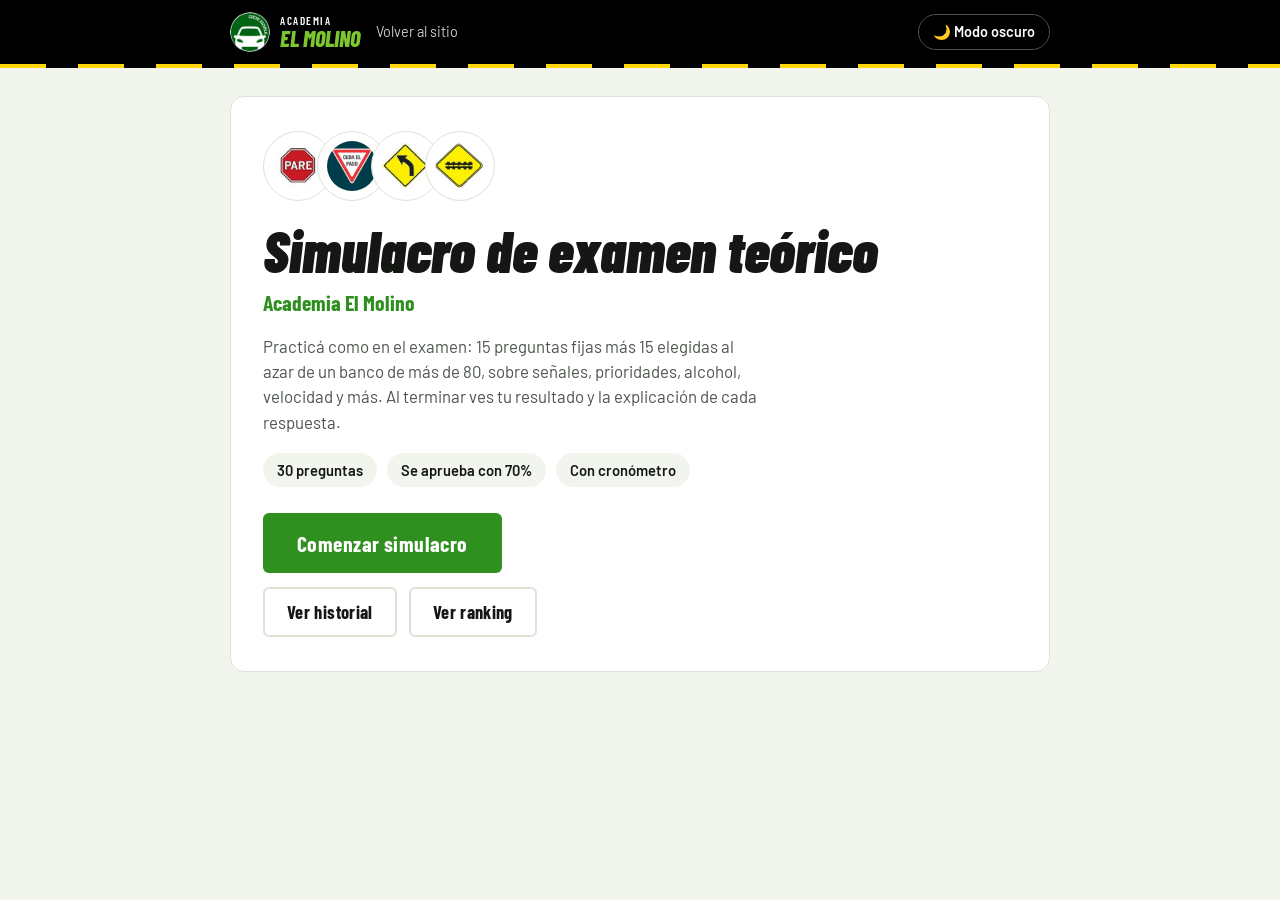
<file: simulacro.html>
<!DOCTYPE html>
<html lang="es-UY">
<head>
<meta charset="UTF-8">
<meta name="viewport" content="width=device-width, initial-scale=1, viewport-fit=cover">
<title>Simulacro de examen teórico | Academia El Molino</title>
<meta name="description" content="Practicá el examen teórico de manejo con el simulacro de Academia El Molino: 30 preguntas sobre señales, prioridades, velocidad, alcohol y más.">
<meta name="theme-color" content="#000000">
<link rel="icon" href="favicon.ico" sizes="any">
<link rel="icon" type="image/png" sizes="32x32" href="assets/images/favicon-32.png">
<link rel="icon" type="image/png" sizes="192x192" href="assets/images/icono-192.png">
<link rel="apple-touch-icon" href="assets/images/apple-touch-icon.png">
<link rel="preconnect" href="https://fonts.googleapis.com">
<link rel="preconnect" href="https://fonts.gstatic.com" crossorigin>
<link href="https://fonts.googleapis.com/css2?family=Barlow+Condensed:ital,wght@0,600;0,700;0,800;1,800;1,900&family=Barlow:wght@400;500;600;700&display=swap" rel="stylesheet">
<style>
  :root{
    --acento: #2F8F1F;
    --acento-hover: #267a18;
    --lima: #7BC531;
    --amarillo: #FFD60A;
    --fondo: #F2F4EE;
    --tarjeta: #ffffff;
    --gris-claro: #F2F4EE;
    --gris-medio: #dde2d6;
    --texto: #141714;
    --texto-suave: #4d554c;
    --verde: #2F8F1F;
    --verde-bg: #eaf6df;
    --rojo: #c62828;
    --rojo-bg: #fdecec;
    --f-display: "Barlow Condensed", "Arial Narrow", sans-serif;
    --f-texto: "Barlow", "Segoe UI", Roboto, Arial, sans-serif;
    --radio: 14px;
  }
  body.oscuro{
    --acento: #7BC531;
    --acento-hover: #93d64f;
    --fondo: #000;
    --tarjeta: #1c1f1c;
    --gris-claro: #2b2f2b;
    --gris-medio: #3a3f3a;
    --texto: #f2f4ee;
    --texto-suave: #b9c0b3;
    --verde: #8fd64a;
    --verde-bg: #1f3317;
    --rojo: #ff7a7a;
    --rojo-bg: #3a1a1a;
  }

  *{ margin:0; padding:0; box-sizing:border-box; }
  html{ -webkit-text-size-adjust:100%; }
  body{
    font-family: var(--f-texto);
    background: var(--fondo);
    color: var(--texto);
    min-height:100vh;
    line-height:1.5;
    padding-bottom: env(safe-area-inset-bottom, 0px);
    transition: background .3s ease, color .3s ease;
  }
  :focus-visible{ outline:3px solid var(--amarillo); outline-offset:3px; }

  /* Barra de marca */
  .barra-superior{
    background:#000; color:#fff;
    padding-top: env(safe-area-inset-top, 0px);
  }
  .barra-in{
    max-width: 860px; margin:0 auto; padding: 12px 20px;
    display:flex; justify-content:space-between; align-items:center; gap:12px;
  }
  .marca{ display:flex; align-items:center; gap:10px; color:#fff; text-decoration:none; }
  .marca svg, .marca img{ width:40px; height:40px; flex:none; }
  .aspas{ transform-origin:32px 30px; animation: girar 14s linear infinite; }
  @keyframes girar{ to{ transform:rotate(360deg); } }
  .marca-texto{
    font-family: var(--f-display); font-style:italic; font-weight:800; text-transform:uppercase;
    color: var(--lima); font-size: 1.4rem; line-height:.9;
  }
  .marca-texto small{ display:block; font-style:normal; font-weight:600; font-size:.7rem; color:#fff; letter-spacing:.14em; margin-bottom:2px; }
  .volver{ font-size:.9rem; color:#c7cdc2; margin-left:6px; }
  .btn-tema{
    background: transparent; border: 1.5px solid #4a514a; color: #fff;
    border-radius: 999px; padding: 8px 14px; cursor:pointer; font: 600 .9rem var(--f-texto);
  }
  .btn-tema:hover{ border-color: var(--lima); }
  .carril{ height:4px; background: repeating-linear-gradient(90deg, var(--amarillo) 0 46px, transparent 46px 78px) #000; }

  .app{ width:100%; max-width: 860px; margin: 0 auto; padding: 28px 20px 48px; }

  .pantalla{ display:none; animation: fadeIn .35s ease; }
  .pantalla.activa{ display:block; }
  @keyframes fadeIn{ from{opacity:0; transform:translateY(8px);} to{opacity:1; transform:none;} }

  .tarjeta{
    background: var(--tarjeta);
    border-radius: var(--radio);
    border: 1px solid var(--gris-medio);
    padding: 34px 32px;
    margin-bottom: 18px;
  }

  /* Inicio */
  .inicio{ position:relative; overflow:hidden; }
  .inicio-senales{ display:flex; margin-bottom: 22px; }
  .inicio-senales img{ width:70px; height:70px; object-fit:contain; background:#fff; border-radius:50%; padding:9px; border:1px solid var(--gris-medio); }
  .inicio-senales img + img{ margin-left:-16px; }
  .titulo-principal{
    font-family: var(--f-display); font-style:italic; font-weight:900;
    font-size: clamp(2.4rem, 7vw, 3.6rem); line-height:.95; color: var(--texto);
  }
  .subtitulo{ font-family: var(--f-display); font-weight:700; font-size:1.35rem; color: var(--acento); margin: 8px 0 16px; }
  .descripcion{ font-size: 1.05rem; color: var(--texto-suave); max-width: 56ch; margin-bottom: 18px; }
  .reglas{ display:flex; flex-wrap:wrap; gap:10px; margin-bottom: 26px; }
  .reglas li{ list-style:none; background: var(--gris-claro); border-radius: 999px; padding: 6px 14px; font-size:.92rem; font-weight:600; }

  .btn{ border:none; cursor:pointer; border-radius: 6px; transition: background-color .2s, color .2s, border-color .2s; font-family: var(--f-display); font-weight:700; font-size: 1.15rem; letter-spacing:.02em; }
  .btn-primario{ background: var(--acento); color: #fff; padding: 14px 30px; }
  body.oscuro .btn-primario{ color:#000; }
  .btn-primario:hover{ background: var(--acento-hover); }
  .btn-primario:disabled{ opacity:.45; cursor:not-allowed; }
  .btn-grande{ padding: 17px 34px; font-size: 1.35rem; }
  .btn-secundario{ background: transparent; color: var(--texto); padding: 12px 22px; border: 2px solid var(--gris-medio); }
  .btn-secundario:hover{ border-color: var(--acento); }
  .fila-botones{ display:flex; flex-wrap:wrap; gap:12px; }
  .inicio .fila-botones + .fila-botones{ margin-top: 14px; }

  /* Examen */
  .header-examen{ display:flex; justify-content:space-between; align-items:flex-start; margin-bottom: 16px; gap: 12px; }
  .contador-pregunta{ font-family: var(--f-display); font-weight: 800; font-size: 1.5rem; line-height:1.1; }
  .categoria-pregunta{ font-size: .92rem; font-weight:600; color: var(--acento); }
  .cronometro{ background: #000; color: var(--amarillo); font-family: var(--f-display); font-weight: 800; padding: 6px 14px; border-radius: 6px; font-size: 1.4rem; min-width: 86px; text-align:center; font-variant-numeric: tabular-nums; }

  .barra-progreso-contenedor{ width:100%; height: 8px; background: var(--gris-medio); border-radius: 20px; overflow:hidden; margin-bottom: 26px; }
  .barra-progreso{ height:100%; width:0%; background: var(--lima); border-radius: 20px; transition: width .4s ease; }

  .imagen-pregunta{
    width: 210px; height: 210px; margin: 0 auto 22px auto;
    border-radius: 12px; overflow: hidden; display:flex; align-items:center; justify-content:center;
    background: #fff; border:1px solid var(--gris-medio);
  }
  .imagen-pregunta img{ width:100%; height:100%; object-fit: contain; padding: 12px; }
  .imagen-no-disponible{ width:100%; height:100%; display:flex; align-items:center; justify-content:center; color: #4d554c; font-size: 13px; font-weight:700; text-align:center; padding: 10px; background:#F2F4EE; }

  .texto-pregunta{ font-size: 1.3rem; font-weight: 600; margin-bottom: 22px; line-height: 1.45; transition: opacity .12s ease; }

  .opciones{ display:flex; flex-direction: column; gap: 10px; margin-bottom: 26px; }
  .opcion{
    display:flex; align-items:center; gap: 14px;
    background: var(--tarjeta); border: 2px solid var(--gris-medio);
    border-radius: 10px; padding: 14px 16px; cursor: pointer;
    transition: border-color .15s, background-color .15s; font-size: 1.02rem;
  }
  .opcion:hover{ border-color: var(--acento); }
  .opcion.seleccionada{ border-color: var(--acento); background: var(--verde-bg); }
  .opcion .letra{
    width: 32px; height: 32px; min-width: 32px; border-radius: 6px;
    background: var(--gris-claro); display:flex; align-items:center; justify-content:center;
    font-family: var(--f-display); font-weight: 800; font-size: 1.1rem;
  }
  .opcion.seleccionada .letra{ background: var(--acento); color: #fff; }
  body.oscuro .opcion.seleccionada .letra{ color:#000; }

  .pie-examen{ display:flex; justify-content:space-between; gap: 10px; }

  /* Resultados */
  .resultado-encabezado{ text-align:center; margin-bottom: 28px; }
  .trofeo{ font-size: 56px; margin-bottom: 8px; }
  .resultado-estado{ font-family: var(--f-display); font-style:italic; font-size: 2.6rem; font-weight: 900; padding: 6px 26px; border-radius: 8px; display:inline-block; margin-bottom: 8px; }
  .resultado-estado.aprobado{ background: var(--lima); color: #000; }
  .resultado-estado.no-aprobado{ background: var(--rojo-bg); color: var(--rojo); }
  .mensaje-motivador{ color: var(--texto-suave); font-size: 1rem; }

  .grid-resultados{ display:grid; grid-template-columns: repeat(4, 1fr); gap: 12px; margin-bottom: 30px; }
  .stat-card{ background: var(--gris-claro); border-radius: 10px; padding: 16px; text-align:center; }
  .stat-valor{ font-family: var(--f-display); font-size: 2.2rem; font-weight: 800; line-height:1.1; font-variant-numeric: tabular-nums; }
  .stat-label{ font-size: .88rem; color: var(--texto-suave); font-weight:600; }
  .stat-card.correctas .stat-valor{ color: var(--verde); }
  .stat-card.incorrectas .stat-valor{ color: var(--rojo); }

  .titulo-seccion{ font-family: var(--f-display); font-size: 1.7rem; font-weight: 800; margin-bottom: 16px; }

  .categoria-item{ margin-bottom: 12px; }
  .categoria-fila{ display:flex; justify-content:space-between; font-size: .95rem; font-weight:600; margin-bottom: 4px; }
  .categoria-barra-fondo{ width:100%; height: 8px; background: var(--gris-medio); border-radius: 20px; overflow:hidden; }
  .categoria-barra{ height:100%; background: var(--acento); border-radius: 20px; transition: width .5s ease; }

  .revision-item{ border: 2px solid var(--gris-medio); border-radius: 12px; padding: 18px; margin-bottom: 14px; }
  .revision-item.correcta{ border-color: var(--verde); background: var(--verde-bg); }
  .revision-item.incorrecta{ border-color: var(--rojo); background: var(--rojo-bg); }
  .revision-numero{ font-size: .85rem; font-weight:600; color: var(--texto-suave); margin-bottom: 6px; }
  .revision-pregunta{ font-weight: 700; margin-bottom: 10px; }
  .revision-imagen{ max-width: 130px; max-height: 130px; margin-bottom: 12px; border-radius: 8px; background: #fff; padding:6px; }
  .revision-respuesta{ font-size: .95rem; margin-bottom: 4px; }
  .revision-explicacion{ font-size: .92rem; margin-top: 10px; color: var(--texto-suave); border-left: 4px solid var(--amarillo); padding: 4px 0 4px 12px; }
  .badge-correcta{ color: var(--verde); font-weight: 700; }
  .badge-incorrecta{ color: var(--rojo); font-weight: 700; }

  #seccion-revision, #seccion-historial, #seccion-ranking{ display:none; }
  #seccion-revision.activa, #seccion-historial.activa, #seccion-ranking.activa{ display:block; animation: fadeIn .35s ease; }

  .historial-item, .ranking-item{
    display:flex; justify-content:space-between; align-items:center; gap:12px;
    background: var(--gris-claro); border-radius: 10px; padding: 12px 16px; margin-bottom: 8px; font-size: .95rem;
  }
  .ranking-item .puesto{ font-family: var(--f-display); font-weight:800; font-size:1.2rem; color: var(--acento); width: 34px; }
  .historial-item .fecha, .ranking-item .fecha{ color: var(--texto-suave); font-size: .85rem; }

  .aviso-guardado{ background: var(--amarillo); color: #000; font-weight:600; padding: 14px 16px; border-radius: 10px; margin-bottom: 20px; }
  .aviso-guardado .btn-secundario{ color:#000; border-color:#000; background:transparent; }

  .cta-academia{ background:#000; color:#fff; border-color:#000; display:flex; align-items:center; justify-content:space-between; gap:18px; flex-wrap:wrap; }
  .cta-academia p{ font-family: var(--f-display); font-style:italic; font-weight:800; font-size:1.6rem; line-height:1.05; color: var(--lima); max-width: 24ch; }
  .btn-wa{ display:inline-flex; align-items:center; gap:8px; background:#1FAF4B; color:#fff; padding:13px 22px; text-decoration:none; }
  .btn-wa:hover{ background:#17923e; }

  #canvas-confetti{ position: fixed; top:0; left:0; width:100%; height:100%; pointer-events:none; z-index: 999; }

  @media (max-width: 640px){
    .barra-in{ padding: 10px 16px; }
    .volver{ display:none; }
    .marca-texto{ font-size:1.2rem; }
    .app{ padding: 18px 14px 40px; }
    .tarjeta{ padding: 24px 18px; }
    .texto-pregunta{ font-size: 1.12rem; }
    .grid-resultados{ grid-template-columns: repeat(2, 1fr); }
    .btn-grande, .inicio .fila-botones .btn{ width: 100%; }
    .pie-examen .btn{ flex:1; padding-left:10px; padding-right:10px; }
    .imagen-pregunta{ width: 170px; height: 170px; }
  }
  @media (prefers-reduced-motion: reduce){
    .aspas{ animation:none; }
    .pantalla, #seccion-revision.activa, #seccion-historial.activa, #seccion-ranking.activa{ animation:none; }
  }
</style>
</head>
<body>

<canvas id="canvas-confetti" aria-hidden="true"></canvas>

<header class="barra-superior">
  <div class="barra-in">
    <a href="index.html" class="marca" aria-label="Volver al sitio de Academia El Molino">
      <img src="assets/images/icono-96.png" alt="" width="44" height="44" style="border-radius:50%">
      <span class="marca-texto"><small>Academia</small>El Molino</span>
      <span class="volver">Volver al sitio</span>
    </a>
    <button class="btn-tema" id="btn-tema" type="button">🌙 Modo oscuro</button>
  </div>
  <div class="carril" aria-hidden="true"></div>
</header>

<main class="app">

  <!-- ============ PANTALLA INICIO ============ -->
  <section id="pantalla-inicio" class="pantalla activa">
    <div class="tarjeta inicio">
      <div class="inicio-senales" aria-hidden="true">
        <img src="assets/images/simulacro/pare.jpg" alt="">
        <img src="assets/images/simulacro/ceda-el-paso.jpg" alt="">
        <img src="assets/images/simulacro/curva-izquierda.jpg" alt="">
        <img src="assets/images/simulacro/paso-a-nivel.jpg" alt="">
      </div>
      <h1 class="titulo-principal">Simulacro de examen teórico</h1>
      <p class="subtitulo">Academia El Molino</p>
      <p class="descripcion">
        Practicá como en el examen: 15 preguntas fijas más 15 elegidas al azar de un banco de más de 80,
        sobre señales, prioridades, alcohol, velocidad y más. Al terminar ves tu resultado y la explicación de cada respuesta.
      </p>
      <ul class="reglas">
        <li>30 preguntas</li>
        <li>Se aprueba con 70%</li>
        <li>Con cronómetro</li>
      </ul>
      <div id="aviso-guardado-contenedor"></div>
      <div class="fila-botones">
        <button class="btn btn-primario btn-grande" id="btn-comenzar" type="button">Comenzar simulacro</button>
      </div>
      <div class="fila-botones">
        <button class="btn btn-secundario" id="btn-ver-historial" type="button">Ver historial</button>
        <button class="btn btn-secundario" id="btn-ver-ranking" type="button">Ver ranking</button>
      </div>
    </div>

    <div class="tarjeta" id="seccion-historial">
      <h2 class="titulo-seccion">Últimos simulacros</h2>
      <div id="contenedor-historial"></div>
    </div>

    <div class="tarjeta" id="seccion-ranking">
      <h2 class="titulo-seccion">Tus mejores puntajes</h2>
      <div id="contenedor-ranking"></div>
    </div>
  </section>

  <!-- ============ PANTALLA EXAMEN ============ -->
  <section id="pantalla-examen" class="pantalla">
    <div class="tarjeta">
      <div class="header-examen">
        <div>
          <div class="contador-pregunta" id="contador-pregunta">Pregunta 1 de 30</div>
          <div class="categoria-pregunta" id="categoria-pregunta">Categoría</div>
        </div>
        <span class="cronometro" id="cronometro" aria-label="Tiempo transcurrido">00:00</span>
      </div>

      <div class="barra-progreso-contenedor">
        <div class="barra-progreso" id="barra-progreso"></div>
      </div>

      <div class="imagen-pregunta" id="imagen-pregunta" style="display:none;"></div>

      <p class="texto-pregunta" id="texto-pregunta">Cargando pregunta...</p>

      <div class="opciones" id="contenedor-opciones"></div>

      <div class="pie-examen">
        <button class="btn btn-secundario" id="btn-anterior" type="button">Anterior</button>
        <button class="btn btn-primario" id="btn-siguiente" type="button">Siguiente</button>
      </div>
    </div>
  </section>

  <!-- ============ PANTALLA RESULTADOS ============ -->
  <section id="pantalla-resultados" class="pantalla">
    <div class="tarjeta">
      <div class="resultado-encabezado">
        <div class="trofeo" id="trofeo" style="display:none;">🏆</div>
        <div class="resultado-estado" id="resultado-estado">APROBADO</div>
        <div class="mensaje-motivador" id="mensaje-motivador"></div>
      </div>

      <div class="grid-resultados">
        <div class="stat-card correctas">
          <div class="stat-valor" id="stat-correctas">0</div>
          <div class="stat-label">Correctas</div>
        </div>
        <div class="stat-card incorrectas">
          <div class="stat-valor" id="stat-incorrectas">0</div>
          <div class="stat-label">Incorrectas</div>
        </div>
        <div class="stat-card">
          <div class="stat-valor" id="stat-porcentaje">0%</div>
          <div class="stat-label">Porcentaje</div>
        </div>
        <div class="stat-card">
          <div class="stat-valor" id="stat-tiempo">00:00</div>
          <div class="stat-label">Tiempo</div>
        </div>
      </div>

      <h2 class="titulo-seccion">Resultado por categoría</h2>
      <div id="contenedor-categorias" style="margin-bottom: 26px;"></div>

      <div class="fila-botones">
        <button class="btn btn-secundario" id="btn-revisar" type="button">Revisar respuestas</button>
        <button class="btn btn-primario" id="btn-reintentar" type="button">Hacer otro simulacro</button>
      </div>

      <div id="seccion-revision">
        <h2 class="titulo-seccion" style="margin-top:28px;">Revisión de respuestas</h2>
        <div id="contenedor-revision"></div>
      </div>
    </div>

    <div class="tarjeta cta-academia">
      <p>¿Querés preparar el examen con nosotros?</p>
      <a class="btn btn-wa" href="https://wa.me/59894547478?text=Hola%20Carlos%2C%20hice%20el%20simulacro%20y%20quiero%20consultar%20por%20clases." data-consulta="hice el simulacro y quiero consultar por clases." target="_blank" rel="noopener">Consultar por WhatsApp</a>
    </div>
  </section>

</main>

<script>

/* =========================================================
   ESTRUCTURA DE CADA PREGUNTA (obligatoria para todas):
   {
     id: numero,
     tipo: "fija" | "aleatoria",
     categoria: "texto de la categoría",
     pregunta: "texto de la pregunta",
     imagen: "assets/images/simulacro/nombre.svg" o "" si no tiene,
     opciones: ["", "", "", ""],
     correcta: indice de la opcion correcta,
     explicacion: "por que esa opcion es la correcta"
   }
========================================================= */

/* =========================================================
   PREGUNTAS FIJAS (30) - SIEMPRE APARECEN, EN ESTE ORDEN,
   CON EL TEXTO Y LAS OPCIONES EXACTAS PROVISTAS.
   NO MODIFICAR TEXTO NI OPCIONES NI ORDEN.
========================================================= */
const preguntasFijas = [
  {
    id: 1, tipo: "fija", categoria: "Velocidad",
    pregunta: "La velocidad adecuada de circulación de un vehículo en caso de aglomeración de personas es:",
    imagen: "",
    opciones: [
      "10 km/h",
      "15 km/h",
      "A paso de peatón",
      "Ninguna de las anteriores es correcta"
    ],
    correcta: 2,
    explicacion: "En zonas con aglomeración de personas se debe circular a paso de peatón para evitar accidentes."
  },
  {
    id: 2, tipo: "fija", categoria: "Velocidad",
    pregunta: "En carretera se debe aminorar la marcha en:",
    imagen: "",
    opciones: [
      "Zona urbana y caseríos",
      "Curvas y cruces",
      "Paso de nivel y puentes",
      "Todas las anteriores son correctas"
    ],
    correcta: 3,
    explicacion: "En todos esos casos corresponde reducir la velocidad por el mayor riesgo que implican."
  },
  {
    id: 3, tipo: "fija", categoria: "Luces",
    pregunta: "El color de las luces que proyectan hacia adelante los vehículos pueden ser:",
    imagen: "",
    opciones: [
      "Rojas o blancas",
      "Verdes o amarillas",
      "Amarillas o blancas",
      "Ninguna de las anteriores es correcta"
    ],
    correcta: 2,
    explicacion: "Las luces delanteras reglamentarias son de color blanco o amarillo."
  },
  {
    id: 4, tipo: "fija", categoria: "Luces",
    pregunta: "Ante estas circunstancias: lluvia, atardecer, niebla, humo. ¿Con qué luces deberá circular?",
    imagen: "",
    opciones: [
      "Luces de posición",
      "Luces de corto alcance",
      "Luces de largo alcance",
      "Luz de marcha atrás"
    ],
    correcta: 1,
    explicacion: "En condiciones de baja visibilidad se debe circular con luces de corto alcance (bajas)."
  },
  {
    id: 5, tipo: "fija", categoria: "Seguridad",
    pregunta: "En pavimento mojado nunca se debe circular con el vehículo en punto muerto:",
    imagen: "",
    opciones: [
      "Verdadero",
      "Falso"
    ],
    correcta: 0,
    explicacion: "Circular en punto muerto hace perder el frenado motor y el control del vehículo, sobre todo en pavimento mojado."
  },
  {
    id: 6, tipo: "fija", categoria: "Seguridad",
    pregunta: "Durante la carga de combustible se podrá mantener el motor encendido:",
    imagen: "",
    opciones: [
      "Verdadero",
      "Falso"
    ],
    correcta: 1,
    explicacion: "El motor debe apagarse durante la carga de combustible por riesgo de incendio o explosión."
  },
  {
    id: 7, tipo: "fija", categoria: "Seguridad",
    pregunta: "Al reventar un neumático se debe tomar fuertemente el volante y frenar tan suavemente como le sea posible:",
    imagen: "",
    opciones: [
      "Verdadero",
      "Falso"
    ],
    correcta: 0,
    explicacion: "Sostener firmemente el volante y frenar de forma progresiva evita que el vehículo se desvíe bruscamente tras el reventón."
  },
  {
    id: 8, tipo: "fija", categoria: "Seguridad",
    pregunta: "Usted puede usar la bocina de su vehículo para:",
    imagen: "",
    opciones: [
      "Apurar al que va adelante",
      "Prevenir un incidente/siniestro de tránsito en caso de ser necesario",
      "Avisar que va a estacionar",
      "Siempre, salvo cuando pasa frente a un hospital"
    ],
    correcta: 1,
    explicacion: "La bocina solo debe usarse como recurso excepcional para prevenir un incidente o siniestro de tránsito."
  },
  {
    id: 9, tipo: "fija", categoria: "Seguridad",
    pregunta: "Sólo se puede adelantar a otro vehículo por la derecha si éste está girando o se dispone a girar a la izquierda:",
    imagen: "",
    opciones: [
      "Verdadero",
      "Falso"
    ],
    correcta: 0,
    explicacion: "El adelantamiento por la derecha solo está permitido cuando el vehículo de adelante gira o va a girar a la izquierda."
  },
  {
    id: 10, tipo: "fija", categoria: "Seguridad",
    pregunta: "Para señalizar con el brazo la disminución de velocidad o detención del vehículo se deberá colocar el mismo:",
    imagen: "",
    opciones: [
      "Extendido horizontalmente",
      "En ángulo recto hacia arriba",
      "Extendido hacia abajo",
      "Ninguna de las anteriores es correcta"
    ],
    correcta: 2,
    explicacion: "La señal manual de disminución de velocidad o detención se realiza con el brazo extendido hacia abajo."
  },
  {
    id: 11, tipo: "fija", categoria: "Seguridad",
    pregunta: "El tiempo de reacción del conductor se ve afectado por:",
    imagen: "",
    opciones: [
      "El estado de la ruta",
      "La velocidad a la cual conduce",
      "El cansancio",
      "Los defectos mecánicos del vehículo"
    ],
    correcta: 2,
    explicacion: "El tiempo de reacción es una condición del conductor y se ve directamente afectado por el cansancio."
  },
  {
    id: 12, tipo: "fija", categoria: "Seguridad",
    pregunta: "¿Qué se entiende por distancia de seguridad con el vehículo que circula adelante?",
    imagen: "",
    opciones: [
      "La separación necesaria para poder detenerse sin chocarlo, si frena repentinamente",
      "La distancia recorrida mientras el conductor reacciona",
      "El espacio recorrido desde que se frena hasta detenerse",
      "La separación lateral al adelantar a otro vehículo"
    ],
    correcta: 0,
    explicacion: "Es la separación necesaria para poder detenerse sin chocar al vehículo de adelante si este frena repentinamente."
  },
  {
    id: 13, tipo: "fija", categoria: "Seguridad",
    pregunta: "Si usted está mentalmente incapacitado para conducir, le pueden negar la libreta:",
    imagen: "",
    opciones: [
      "Verdadero",
      "Falso"
    ],
    correcta: 0,
    explicacion: "La aptitud psicofísica es requisito para obtener y mantener la libreta de conducir."
  },
  {
    id: 14, tipo: "fija", categoria: "Seguridad",
    pregunta: "En caso de quedarse sin frenos, cuando el pedal ofrece algo de resistencia, lo correcto es:",
    imagen: "",
    opciones: [
      "Apretar el pedal a fondo",
      "Bombear para recuperar presión en el sistema",
      "Apretar el pedal suavemente",
      "Todas son correctas",
      "La A y B son correctas"
    ],
    correcta: 1,
    explicacion: "Bombear el pedal ayuda a recuperar presión en el sistema de frenos cuando aún ofrece algo de resistencia."
  },
  {
    id: 15, tipo: "fija", categoria: "Seguridad",
    pregunta: "¿Dónde puede usted realizar un cambio de frente en la misma calzada por la que circula?",
    imagen: "",
    opciones: [
      "En las proximidades de puentes",
      "En las proximidades de curvas",
      "En repechos y cruces ferroviarios",
      "En las proximidades de pasos a nivel",
      "Ninguna de las opciones es correcta"
    ],
    correcta: 4,
    explicacion: "No se debe realizar un cambio de frente en ninguna de esas circunstancias, por la falta de visibilidad y el riesgo que implican."
  }
];

/* =========================================================
   PREGUNTAS ALEATORIAS (mínimo 50)
   De aquí se eligen 10 al azar, sin repetir, en cada examen.
   Se agregan siempre DESPUÉS de las 30 fijas (no se mezclan
   entre sí las fijas con las aleatorias).
========================================================= */
const preguntasAleatorias = [
  {
    id: 116, tipo: "aleatoria", categoria: "Conceptos generales",
    pregunta: "La calzada es el tramo de la vía pública destinado preferentemente a:",
    imagen: "",
    opciones: [
      "La circulación en cualquier vehículo",
      "Solamente la circulación de vehículos pesados",
      "La circulación de peatones",
      "Solamente la circulación de vehículos livianos"
    ],
    correcta: 0,
    explicacion: "La calzada está destinada preferentemente a la circulación de cualquier vehículo."
  },
  {
    id: 117, tipo: "aleatoria", categoria: "Conceptos generales",
    pregunta: "Cruce peatonal es:",
    imagen: "",
    opciones: [
      "Parte de la calle habilitada para ser atravesada por los peatones",
      "La senda de seguridad formada por la prolongación (imaginaria o demarcada) del eje de la calzada",
      "Parte de la vereda donde el peatón debe esperar hasta poder cruzar la calle",
      "Ninguna de las anteriores es correcta"
    ],
    correcta: 0,
    explicacion: "El cruce peatonal es la parte de la calle habilitada para que los peatones la atraviesen."
  },
  {
    id: 118, tipo: "aleatoria", categoria: "Conceptos generales",
    pregunta: "Derecho preferente de paso es:",
    imagen: "",
    opciones: [
      "La facultad de un peatón o un conductor de un vehículo para proseguir su marcha",
      "La facultad de un vehículo para no detener la marcha al ingresar a una calle preferencial",
      "La facultad del conductor de un vehículo para cambiar de dirección careciendo de preferencia",
      "Ninguna de las anteriores es correcta"
    ],
    correcta: 0,
    explicacion: "El derecho preferente de paso es la facultad de un peatón o conductor para continuar su marcha con prioridad sobre otro."
  },
  {
    id: 119, tipo: "aleatoria", categoria: "Conceptos generales",
    pregunta: "En un cruce no regulado, ¿qué vehículo tiene el derecho preferente de paso?",
    imagen: "",
    opciones: [
      "El que llega primero al cruce",
      "El que aparece por la derecha",
      "El que aparece por la izquierda",
      "El que llega último al cruce"
    ],
    correcta: 1,
    explicacion: "En un cruce no regulado tiene prioridad el vehículo que aparece por la derecha."
  },
  {
    id: 120, tipo: "aleatoria", categoria: "Conceptos generales",
    pregunta: "Un conductor al enfrentar una señal de CEDA EL PASO deberá:",
    imagen: "",
    opciones: [
      "Detenerse siempre",
      "Seguir su marcha a la misma velocidad",
      "Acelerar",
      "Reducir la velocidad y detenerse si fuera necesario"
    ],
    correcta: 3,
    explicacion: "Ante CEDA EL PASO se debe reducir la velocidad y detenerse únicamente si fuera necesario para ceder el paso."
  },
  {
    id: 121, tipo: "aleatoria", categoria: "Seguridad",
    pregunta: "Aun tomando descansos, se puede conducir por más de 9 horas continuas:",
    imagen: "",
    opciones: [
      "No es recomendable",
      "Solamente si va acompañado"
    ],
    correcta: 0,
    explicacion: "No es recomendable conducir por más de 9 horas continuas, aun tomando descansos, por la fatiga acumulada."
  },
  {
    id: 122, tipo: "aleatoria", categoria: "Seguridad",
    pregunta: "¿Para quién es obligatorio el uso del cinturón de seguridad?",
    imagen: "",
    opciones: [
      "Solo para los ocupantes del asiento trasero del vehículo",
      "Solo para los ocupantes de los asientos delanteros del vehículo",
      "Para todos los ocupantes del vehículo",
      "Ninguna de las anteriores es correcta"
    ],
    correcta: 2,
    explicacion: "El uso del cinturón de seguridad es obligatorio para todos los ocupantes del vehículo."
  },
  {
    id: 123, tipo: "aleatoria", categoria: "Cinturón",
    pregunta: "En caso de incendio o inmersión, el cinturón de seguridad disminuye el riesgo de muerte:",
    imagen: "",
    opciones: [
      "Verdadero",
      "Falso"
    ],
    correcta: 0,
    explicacion: "El cinturón de seguridad mantiene al ocupante consciente y en su posición, lo que disminuye el riesgo de muerte incluso en incendio o inmersión."
  },
  {
    id: 124, tipo: "aleatoria", categoria: "Conceptos generales",
    pregunta: "Antes de empezar a pasar al vehículo que circula delante de usted deberá:",
    imagen: "",
    opciones: [
      "Mirar por el espejo retrovisor y encender el señalero",
      "Tocar bocina",
      "Hacer cambio de luces",
      "Colocarse en la senda derecha y encender el señalero"
    ],
    correcta: 0,
    explicacion: "Antes de adelantar se debe mirar por el espejo retrovisor y encender el señalero."
  },
  {
    id: 125, tipo: "aleatoria", categoria: "Conceptos generales",
    pregunta: "¿Qué debe hacer usted cuando otro vehículo lo está adelantando?",
    imagen: "",
    opciones: [
      "Mantener la velocidad o disminuirla",
      "Encender las luces",
      "Frenar bruscamente",
      "Aumentar la velocidad"
    ],
    correcta: 0,
    explicacion: "Cuando otro vehículo lo está adelantando, debe mantener su velocidad o disminuirla, nunca acelerar."
  },
  {
    id: 126, tipo: "aleatoria", categoria: "Alcohol",
    pregunta: "Las bebidas alcohólicas tomadas junto con algunos antialérgicos disminuyen la capacidad de conducir:",
    imagen: "",
    opciones: [
      "Verdadero",
      "Falso"
    ],
    correcta: 0,
    explicacion: "La combinación de alcohol con antialérgicos (u otros medicamentos) potencia sus efectos depresores y reduce la capacidad de reacción al conducir."
  },
  {
    id: 127, tipo: "aleatoria", categoria: "Alcohol",
    pregunta: "Para reducir los efectos del alcohol en la sangre, al momento de asumir la conducción de cualquier vehículo debemos:",
    imagen: "",
    opciones: [
      "Beber café, es importante para despejarnos",
      "Consumir chocolate, nos activa",
      "Tomar un baño frío, previo a conducir",
      "Ninguna es correcta"
    ],
    correcta: 3,
    explicacion: "Ninguno de esos remedios caseros reduce realmente los efectos del alcohol; solo el paso del tiempo lo hace."
  },
  {
    id: 128, tipo: "aleatoria", categoria: "Conceptos generales",
    pregunta: "¿Qué debe hacer un conductor al estacionar un vehículo motorizado?",
    imagen: "",
    opciones: [
      "Detener el motor del vehículo",
      "Dejar el coche en primera",
      "Aplicar freno de mano",
      "Respuestas A y C son correctas"
    ],
    correcta: 3,
    explicacion: "Al estacionar corresponde detener el motor y aplicar el freno de mano."
  },
  {
    id: 129, tipo: "aleatoria", categoria: "Estacionamiento",
    pregunta: "Está terminantemente prohibido estacionar:",
    imagen: "",
    opciones: [
      "En la mitad de la cuadra",
      "En la acera derecha de las calles de doble sentido",
      "A menos de 10 metros de una señal de \"PARE\" o \"CEDA EL PASO\"",
      "En los canteros centrales",
      "Las respuestas C y D son correctas"
    ],
    correcta: 4,
    explicacion: "Está prohibido estacionar a menos de 10 metros de una señal de PARE o CEDA EL PASO, y en los canteros centrales."
  },
  {
    id: 130, tipo: "aleatoria", categoria: "Conceptos generales",
    pregunta: "Un conductor se aproxima a una esquina con semáforos y tránsito intenso. La luz que enfrenta está en verde, pero en el centro de la calzada hay un inspector canalizando la circulación, ubicado de frente al vehículo y con un brazo en alto. ¿Qué debe hacer el conductor?",
    imagen: "",
    opciones: [
      "Continuar la marcha porque el semáforo está en verde",
      "Detenerse y obedecer la indicación del inspector",
      "Reducir la velocidad y girar a la derecha inmediatamente"
    ],
    correcta: 1,
    explicacion: "La indicación de un inspector de tránsito prevalece sobre la señal del semáforo."
  },
  {
    id: 131, tipo: "aleatoria", categoria: "Señales reglamentarias",
    pregunta: "¿Qué indica esta señal?",
    imagen: "assets/images/simulacro/pare.jpg",
    opciones: [
      "Detención total y obligatoria antes de continuar la marcha",
      "Reducir la velocidad",
      "Ceder el paso sin detenerse",
      "Prohibido girar"
    ],
    correcta: 0,
    explicacion: "La señal PARE exige detención total y obligatoria antes de continuar la marcha."
  },
  {
    id: 132, tipo: "aleatoria", categoria: "Señales preventivas",
    pregunta: "¿Qué significa esta señal?",
    imagen: "assets/images/simulacro/curva-izquierda.jpg",
    opciones: [
      "Próxima curva a la izquierda",
      "Obligación de giro a la derecha",
      "Próxima curva a la derecha",
      "Ninguna es correcta"
    ],
    correcta: 0,
    explicacion: "Esta señal preventiva anticipa una próxima curva a la izquierda."
  },
  {
    id: 133, tipo: "aleatoria", categoria: "Señales preventivas",
    pregunta: "La siguiente señal corresponde a una señal de tipo preventiva, que indica:",
    imagen: "assets/images/simulacro/paso-a-nivel.jpg",
    opciones: [
      "Cruce de caminos en ruta",
      "Detención solo en banquina",
      "Bifurcación de caminos",
      "Paso a nivel con barreras"
    ],
    correcta: 3,
    explicacion: "Esta señal preventiva anticipa un paso a nivel con barreras (cruce ferroviario)."
  },
  {
    id: 134, tipo: "aleatoria", categoria: "Conceptos generales",
    pregunta: "La distancia de seguridad en carretera es aquella que permite ver al conductor las ruedas traseras del vehículo que va adelante:",
    imagen: "",
    opciones: [
      "Verdadero",
      "Falso"
    ],
    correcta: 1,
    explicacion: "La distancia de seguridad no se define por poder ver las ruedas traseras, sino por poder detenerse a tiempo."
  },
  {
    id: 135, tipo: "aleatoria", categoria: "Conceptos generales",
    pregunta: "En un cruce no regulado, ¿qué vehículo deberá ceder el derecho preferente de paso?",
    imagen: "",
    opciones: [
      "El que llega primero al cruce",
      "El que aparece por la derecha",
      "El que aparece por la izquierda",
      "El que llega último al cruce"
    ],
    correcta: 2,
    explicacion: "En un cruce no regulado, el vehículo que aparece por la izquierda debe ceder el paso al que viene por la derecha."
  },
  {
    id: 136, tipo: "aleatoria", categoria: "Velocidad",
    pregunta: "¿De qué factores depende la elección de una velocidad adecuada?",
    imagen: "",
    opciones: [
      "Del límite máximo de velocidad permitida",
      "De las condiciones del tránsito, la vía, el estado del tiempo, y del propio conductor",
      "Únicamente de la experiencia de quien conduce",
      "De la velocidad que mantenga el vehículo de adelante"
    ],
    correcta: 1,
    explicacion: "La velocidad adecuada depende de las condiciones del tránsito, la vía, el estado del tiempo y del propio conductor, no solo del límite máximo."
  },
  {
    id: 137, tipo: "aleatoria", categoria: "Conceptos generales",
    pregunta: "¿Cómo actúa el sistema ABS durante una frenada de emergencia?",
    imagen: "",
    opciones: [
      "Bloquea las ruedas para detener el vehículo inmediatamente",
      "Regula automáticamente la presión de frenado para evitar que las ruedas se bloqueen y ayudar a mantener el control de la dirección",
      "Acciona únicamente los frenos de las ruedas traseras",
      "Interrumpe completamente el frenado hasta que el conductor vuelva a pisar el pedal"
    ],
    correcta: 1,
    explicacion: "El ABS regula automáticamente la presión de frenado para evitar el bloqueo de las ruedas y mantener el control de la dirección."
  },
  {
    id: 138, tipo: "aleatoria", categoria: "Niños",
    pregunta: "¿Cuál es la edad mínima para poder viajar en el asiento delantero de un vehículo?",
    imagen: "",
    opciones: [
      "1 año",
      "6 años",
      "12 años",
      "Ninguna de las anteriores"
    ],
    correcta: 2,
    explicacion: "Los menores de 12 años deben viajar en el asiento trasero; recién a partir de esa edad pueden hacerlo en el asiento delantero."
  },
  {
    id: 139, tipo: "aleatoria", categoria: "Señales informativas",
    pregunta: "Las señales informativas se caracterizan por:",
    imagen: "",
    opciones: [
      "Guiar al conductor sobre rutas, servicios y lugares de interés",
      "Imponer una prohibición",
      "Advertir sobre un peligro inmediato",
      "Indicar siempre un límite de velocidad"
    ],
    correcta: 0,
    explicacion: "Las señales informativas guían al conductor sobre rutas, servicios y lugares de interés."
  },
  {
    id: 140, tipo: "aleatoria", categoria: "Velocidad",
    pregunta: "Por norma general la velocidad máxima permitida para circular en carretera es:",
    imagen: "",
    opciones: [
      "80 km/h",
      "60 km/h",
      "90 km/h",
      "Ninguna es correcta"
    ],
    correcta: 2,
    explicacion: "Por norma general, la velocidad máxima permitida para circular en carretera es de 90 km/h."
  },
  {
    id: 141, tipo: "aleatoria", categoria: "Señales informativas",
    pregunta: "¿Qué tipo de señal es la que indica un teléfono de emergencia en la ruta?",
    imagen: "",
    opciones: [
      "Informativa",
      "Reglamentaria",
      "Preventiva",
      "Ninguna es correcta"
    ],
    correcta: 0,
    explicacion: "Las señales que indican servicios, como un teléfono de emergencia, son de tipo informativa."
  },
  {
    id: 142, tipo: "aleatoria", categoria: "Conceptos generales",
    pregunta: "Cuando los neumáticos tienen poca presión de aire, se ahorra combustible:",
    imagen: "",
    opciones: [
      "Verdadero",
      "Falso"
    ],
    correcta: 1,
    explicacion: "Los neumáticos con poca presión aumentan el consumo de combustible y el desgaste, además de ser peligrosos."
  },
  {
    id: 143, tipo: "aleatoria", categoria: "Semáforos",
    pregunta: "Si el semáforo está en amarillo intermitente, el conductor debe:",
    imagen: "",
    opciones: [
      "Avanzar con precaución respetando las prioridades del cruce",
      "Detenerse siempre en forma obligatoria",
      "Acelerar para cruzar antes de que cambie",
      "Ignorar la señal, pues el semáforo está fuera de funcionamiento."
    ],
    correcta: 0,
    explicacion: "El amarillo intermitente indica avanzar con precaución, respetando las prioridades del cruce."
  },
  {
    id: 144, tipo: "aleatoria", categoria: "Conceptos generales",
    pregunta: "La distancia de reacción es el espacio que recorre el vehículo desde que el conductor percibe un peligro hasta que comienza a actuar:",
    imagen: "",
    opciones: [
      "Verdadero",
      "Falso"
    ],
    correcta: 0,
    explicacion: "La distancia de reacción es efectivamente el espacio recorrido desde que se percibe el peligro hasta que se comienza a actuar."
  },
  {
    id: 145, tipo: "aleatoria", categoria: "Conceptos generales",
    pregunta: "Ante un vehículo de emergencia con sirena y luces activadas, los demás conductores deben:",
    imagen: "",
    opciones: [
      "Ceder el paso y facilitar su circulación",
      "Mantener su velocidad normal",
      "Detenerse en el acto sin importar el lugar",
      "Adelantarlo para despejar la vía"
    ],
    correcta: 0,
    explicacion: "Ante un vehículo de emergencia con sirena y luces activadas se debe ceder el paso y facilitar su circulación."
  },
  {
    id: 146, tipo: "aleatoria", categoria: "Semáforos",
    pregunta: "La luz amarilla continua en un semáforo indica:",
    imagen: "",
    opciones: [
      "Advierte al conductor que deberá tomar las precauciones necesarias para detenerse a menos que se encuentre en una zona de cruce",
      "Vía libre para acelerar",
      "Detención total inmediata",
      "Cambio de sentido habilitado"
    ],
    correcta: 0,
    explicacion: "La luz amarilla continua advierte que debe prepararse para detenerse, salvo que ya se encuentre dentro de la zona de cruce."
  },
  {
    id: 147, tipo: "aleatoria", categoria: "Semáforos",
    pregunta: "Una luz roja intermitente en un semáforo equivale a:",
    imagen: "",
    opciones: [
      "Una señal de PARE",
      "Una señal de CEDA EL PASO",
      "Continuar la marcha, el semáforo está averiado",
      "Prohibido circular en esa calle todo el día"
    ],
    correcta: 0,
    explicacion: "Una luz roja intermitente equivale a una señal de PARE: detención obligatoria antes de continuar."
  },
  {
    id: 148, tipo: "aleatoria", categoria: "Señales preventivas",
    pregunta: "La siguiente señal advierte:",
    imagen: "assets/images/simulacro/calzada-resbaladiza.jpg",
    opciones: [
      "Camino sinuoso",
      "Calzada resbaladiza",
      "Prohibido conducir en zig-zag",
      "Próximas curvas y contra curvas"
    ],
    correcta: 1,
    explicacion: "Esta señal preventiva advierte que la calzada puede estar resbaladiza."
  },
  {
    id: 149, tipo: "aleatoria", categoria: "Semáforos",
    pregunta: "Si el semáforo está apagado, fuera de servicio, sin exhibir luz alguna, el cruce se debe tratar como:",
    imagen: "",
    opciones: [
      "Un cruce no regulado, respetando la prioridad de la derecha",
      "Una vía totalmente libre sin restricciones, avanza el que llega primero",
      "Un cruce prohibido para todos los vehículos, excepto para los peatones",
      "Una zona de detención total obligatoria"
    ],
    correcta: 0,
    explicacion: "Con el semáforo apagado, el cruce se trata como no regulado, respetando la prioridad de la derecha."
  },
  {
    id: 150, tipo: "aleatoria", categoria: "Alcohol",
    pregunta: "El límite de alcoholemia permitido para conducir en Uruguay es:",
    imagen: "",
    opciones: [
      "0 (cero), no se permite ningún nivel de alcohol",
      "0,3 g/l de sangre para mayores de 21 años",
      "Sólo 0 (cero), si es conductor profesional",
      "Todas son correctas"
    ],
    correcta: 0,
    explicacion: "En Uruguay la normativa de tránsito establece tolerancia cero: el límite de alcoholemia permitido para conducir es 0 (cero)."
  },
  {
    id: 151, tipo: "aleatoria", categoria: "Alcohol",
    pregunta: "Conducir bajo los efectos del alcohol principalmente:",
    imagen: "",
    opciones: [
      "Reduce los reflejos y la capacidad de reacción",
      "Mejora la concentración del conductor experimentado",
      "Disminuye la percepción de la velocidad",
      "Sólo afecta a conductores nuevos"
    ],
    correcta: 0,
    explicacion: "El alcohol reduce los reflejos y la capacidad de reacción del conductor, sin importar su experiencia."
  },
  {
    id: 152, tipo: "aleatoria", categoria: "Alcohol",
    pregunta: "El alcohol se elimina del organismo:",
    imagen: "",
    opciones: [
      "De forma gradual con el paso de las horas, no con remedios caseros",
      "Instantáneamente al tomar café",
      "Con una ducha fría",
      "Durmiendo 4 horas"
    ],
    correcta: 0,
    explicacion: "El alcohol se elimina de forma gradual con el paso de las horas; ningún remedio casero acelera este proceso."
  },
  {
    id: 153, tipo: "aleatoria", categoria: "Alcohol",
    pregunta: "El alcohol afecta el tiempo de reacción del conductor porque:",
    imagen: "",
    opciones: [
      "Actúa como depresor del sistema nervioso central",
      "Mejora la visión nocturna",
      "Aumenta la atención sobre el entorno",
      "No tiene relación con el sistema nervioso"
    ],
    correcta: 0,
    explicacion: "El alcohol actúa como depresor del sistema nervioso central, afectando el tiempo de reacción."
  },
  {
    id: 154, tipo: "aleatoria", categoria: "THC",
    pregunta: "Conducir bajo los efectos del THC (marihuana):",
    imagen: "",
    opciones: [
      "Está prohibido y afecta la atención y los reflejos",
      "Está permitido si se conduce despacio",
      "Solo está prohibido de noche",
      "Mejora la concentración al volante"
    ],
    correcta: 0,
    explicacion: "Conducir bajo los efectos del THC está prohibido, ya que afecta la atención y los reflejos."
  },
  {
    id: 155, tipo: "aleatoria", categoria: "THC",
    pregunta: "Combinar alcohol y THC antes de conducir:",
    imagen: "",
    opciones: [
      "Potencia los efectos negativos sobre la conducción",
      "Anula los efectos de ambas sustancias",
      "Es seguro si se espera una hora",
      "No afecta el tiempo de reacción"
    ],
    correcta: 0,
    explicacion: "Combinar alcohol y THC potencia los efectos negativos sobre la conducción."
  },
  {
    id: 156, tipo: "aleatoria", categoria: "THC",
    pregunta: "El THC puede permanecer detectable en el organismo:",
    imagen: "",
    opciones: [
      "Durante varias horas o incluso días, según el consumo",
      "Solo durante 10 minutos",
      "Nunca es detectable en controles",
      "Únicamente si se fuma en el vehículo"
    ],
    correcta: 0,
    explicacion: "El THC puede permanecer detectable durante varias horas o incluso días, según el consumo."
  },
  {
    id: 157, tipo: "aleatoria", categoria: "Conceptos generales",
    pregunta: "Si un vehículo comienza a adelantar al suyo, y usted desea rebasar al que va delante, usted:",
    imagen: "",
    opciones: [
      "Puede hacerlo, si lo hace rápidamente",
      "Puede hacerlo porque el que lo rebasa lo hace por la izquierda.",
      "No puede iniciar el adelantamiento",
      "No puede hacerlo porque olvidó encender las balizas"
    ],
    correcta: 2,
    explicacion: "Si otro vehículo ya lo está adelantando, usted no puede iniciar a la vez un adelantamiento al que va delante."
  },
  {
    id: 158, tipo: "aleatoria", categoria: "Señales reglamentarias",
    pregunta: "¿Qué significa esta señal?",
    imagen: "assets/images/simulacro/ancho-maximo.jpg",
    opciones: [
      "Altura máxima permitida",
      "Peso máximo permitido",
      "Ancho máximo permitido"
    ],
    correcta: 2,
    explicacion: "Esta señal reglamentaria indica el ancho máximo permitido para circular."
  },
  {
    id: 159, tipo: "aleatoria", categoria: "Conceptos generales",
    pregunta: "Si vas por una carretera de doble sentido de circulación y la primera línea a su izquierda es continua, ello indica que:",
    imagen: "",
    opciones: [
      "Está prohibido adelantar",
      "Se permite adelantar con precaución",
      "Acelerar y adelantar lo antes posible",
      "No adelantar, próximamente animales en la ruta"
    ],
    correcta: 0,
    explicacion: "Una línea continua en el centro de la calzada indica que está prohibido adelantar."
  },
  {
    id: 160, tipo: "aleatoria", categoria: "Conceptos generales",
    pregunta: "Adelantar utilizando la banquina o el arcén:",
    imagen: "",
    opciones: [
      "Está prohibido por el riesgo que implica",
      "Está permitido si hay espacio suficiente",
      "Es obligatorio en rutas con mucho tránsito",
      "Solo lo pueden hacer los camiones, ya que tienen buena visibilidad"
    ],
    correcta: 0,
    explicacion: "Adelantar utilizando la banquina o el arcén está prohibido por el riesgo que implica."
  },
  {
    id: 161, tipo: "aleatoria", categoria: "Conceptos generales",
    pregunta: "¿Qué son los puntos ciegos de un vehículo?:",
    imagen: "",
    opciones: [
      "Zonas que el conductor no puede ver directamente ni mediante los espejos, debido a la propia estructura del vehículo",
      "Lugares de la vía con poca iluminación",
      "Sectores donde está prohibido estacionar",
      "Áreas visibles únicamente durante la noche"
    ],
    correcta: 0,
    explicacion: "Los puntos ciegos son zonas que el conductor no puede ver ni directamente ni mediante los espejos."
  },
  {
    id: 162, tipo: "aleatoria", categoria: "Estacionamiento",
    pregunta: "¿Se puede estacionar unos minutos sobre una zona señalizada para personas con discapacidad?",
    imagen: "",
    opciones: [
      "No, está terminantemente prohibido",
      "Sí, por unos minutos",
      "Sí, si no hay otro lugar disponible",
      "Solo de noche"
    ],
    correcta: 0,
    explicacion: "Está terminantemente prohibido estacionar sobre una zona señalizada para personas con discapacidad, aun por unos minutos."
  },
  {
    id: 163, tipo: "aleatoria", categoria: "Estacionamiento",
    pregunta: "Estacionar frente a la entrada de un garaje:",
    imagen: "",
    opciones: [
      "Está prohibido",
      "Está permitido si es por poco tiempo",
      "Solo está prohibido de noche",
      "Está permitido los fines de semana"
    ],
    correcta: 0,
    explicacion: "Estacionar frente a la entrada de un garaje está prohibido."
  },
  {
    id: 164, tipo: "aleatoria", categoria: "Estacionamiento",
    pregunta: "Estacionar en doble fila:",
    imagen: "",
    opciones: [
      "Está prohibido porque obstruye la circulación",
      "Está permitido por unos minutos",
      "Es obligatorio en zonas congestionadas",
      "Solo lo pueden hacer los taxis"
    ],
    correcta: 0,
    explicacion: "Estacionar en doble fila está prohibido porque obstruye la circulación."
  },
  {
    id: 165, tipo: "aleatoria", categoria: "Luces",
    pregunta: "El uso de luces largas dentro de zonas urbanas iluminadas:",
    imagen: "",
    opciones: [
      "Debe evitarse para no encandilar a otros conductores",
      "Es obligatorio siempre",
      "Mejora la visibilidad sin ningún inconveniente",
      "Solo se puede usar de día"
    ],
    correcta: 0,
    explicacion: "El uso de luces largas en zonas urbanas iluminadas debe evitarse para no encandilar a otros conductores."
  },
  {
    id: 166, tipo: "aleatoria", categoria: "Luces",
    pregunta: "Las luces de giro deben encenderse obligatoriamente:",
    imagen: "",
    opciones: [
      "Con anticipación suficiente antes de girar o cambiar de carril",
      "Justo en el instante de girar",
      "Solo si hay otros vehículos cerca",
      "Únicamente de noche"
    ],
    correcta: 0,
    explicacion: "Las luces de giro deben encenderse con anticipación suficiente antes de girar o cambiar de carril."
  },
  {
    id: 167, tipo: "aleatoria", categoria: "Luces",
    pregunta: "Ante la existencia de neblina debo circular con las balizas (luces de emergencia) encendidas:",
    imagen: "",
    opciones: [
      "Verdadero",
      "Falso"
    ],
    correcta: 1,
    explicacion: "Ante neblina se debe circular con luces bajas o antiniebla, no con las balizas encendidas mientras el vehículo está en movimiento."
  },
  {
    id: 168, tipo: "aleatoria", categoria: "Señales reglamentarias",
    pregunta: "¿Cuál de estos grupos está compuesto únicamente por señales reglamentarias?",
    imagen: "",
    opciones: [
      "PARE - CEDA EL PASO - PROHIBIDO GIRAR A LA DERECHA",
      "Próxima curva peligrosa a la izquierda, Cruce de peatones, Proximidad de puente angosto",
      "Hospital - Aeropuerto - Destino"
    ],
    correcta: 0,
    explicacion: "PARE, CEDA EL PASO y PROHIBIDO GIRAR son señales reglamentarias; las otras opciones combinan señales preventivas o informativas."
  },
  {
    id: 169, tipo: "aleatoria", categoria: "Niños",
    pregunta: "¿Qué debe tenerse en cuenta para elegir un sistema de Retención Infantil y saber cuándo cambiarlo?",
    imagen: "",
    opciones: [
      "Solamente la edad del niño",
      "Únicamente el espacio disponible del vehículo.",
      "La edad, el peso y la talla del niño, respetando los límites indicados por el fabricante y utilizando un sistema certificado",
      "Solamente la duración habitual de los viajes"
    ],
    correcta: 2,
    explicacion: "Se debe considerar la edad, el peso y la talla del niño, respetando los límites del fabricante y usando un sistema certificado."
  },
  {
    id: 170, tipo: "aleatoria", categoria: "Niños",
    pregunta: "Una persona embarazada, al viajar en un vehículo:",
    imagen: "",
    opciones: [
      "Debe usar el cinturón de seguridad correctamente colocado",
      "No debe usar el cinturón bajo ninguna circunstancia",
      "Solo debe usar el cinturón en rutas",
      "Puede prescindir del cinturón en la ciudad"
    ],
    correcta: 0,
    explicacion: "Una persona embarazada debe usar el cinturón de seguridad correctamente colocado."
  },
  {
    id: 171, tipo: "aleatoria", categoria: "Conceptos generales",
    pregunta: "A 60 km/h la visión lateral:",
    imagen: "",
    opciones: [
      "No se altera",
      "Disminuye un 25 %",
      "Disminuye un 50%",
      "Se reduce a visión tubo"
    ],
    correcta: 3,
    explicacion: "A mayor velocidad, el campo visual se reduce considerablemente, llegando a una visión tipo tubo."
  },
  {
    id: 172, tipo: "aleatoria", categoria: "Conceptos generales",
    pregunta: "Con el coche cargado:",
    imagen: "",
    opciones: [
      "La aceleración será más fácil",
      "Las distancias para detenerse serán mayores",
      "Necesitará menor distancia para adelantar y detenerse",
      "Todas las anteriores son incorrectas"
    ],
    correcta: 1,
    explicacion: "Con el vehículo cargado aumenta su peso, por lo que las distancias necesarias para detenerse serán mayores."
  },
  {
    id: 173, tipo: "aleatoria", categoria: "Conceptos generales",
    pregunta: "El denominado hidroplaneamiento o aquaplaning es cuando se forma una película de agua entre el pavimento y el neumático haciendo que se pierda el control del vehículo:",
    imagen: "",
    opciones: [
      "Verdadero",
      "Falso"
    ],
    correcta: 0,
    explicacion: "El hidroplaneamiento (aquaplaning) ocurre cuando una capa de agua se interpone entre el neumático y el pavimento, haciendo que el vehículo pierda adherencia y control."
  },
  {
    id: 174, tipo: "aleatoria", categoria: "Niños",
    pregunta: "En Uruguay, el uso del Sistema de Retención Infantil (SRI) es:",
    imagen: "",
    opciones: [
      "Obligatorio solamente para menores de 4 años",
      "Obligatorio para niños hasta 12 años y para adolescentes hasta los 18 años que midan menos de 1,50 m utilizando el sistema adecuado a su edad, peso y talla",
      "Opcional cuando viajan en el asiento trasero"
    ],
    correcta: 1,
    explicacion: "En Uruguay el SRI es obligatorio para niños hasta 12 años y adolescentes de hasta 18 años que midan menos de 1,50 m."
  },
  {
    id: 175, tipo: "aleatoria", categoria: "Niños",
    pregunta: "Al bajar a un niño de un vehículo estacionado en la vía pública, se recomienda:",
    imagen: "",
    opciones: [
      "Bajarlo por el lado de la vereda, nunca por el lado del tránsito",
      "Bajarlo siempre por el lado de la calzada",
      "Dejarlo bajar solo sin supervisión",
      "No tiene importancia por qué lado baja"
    ],
    correcta: 0,
    explicacion: "Se recomienda bajar al niño siempre por el lado de la vereda, nunca por el lado del tránsito."
  },
  {
    id: 176, tipo: "aleatoria", categoria: "Conceptos generales",
    pregunta: "Los funcionarios del cuerpo de inspectores de tránsito no están facultados para modificar las preferencias establecidas o los sentidos de circulación:",
    imagen: "",
    opciones: [
      "Verdadero",
      "Falso"
    ],
    correcta: 1,
    explicacion: "Los inspectores de tránsito sí están facultados para modificar puntualmente las preferencias o los sentidos de circulación cuando la situación lo requiere."
  },
  {
    id: 177, tipo: "aleatoria", categoria: "Conceptos generales",
    pregunta: "¿Cuándo se deben regular los espejos retrovisores?",
    imagen: "",
    opciones: [
      "Con el vehículo en marcha, en una recta y en plano",
      "Antes de encender el motor del vehículo, y después de haber regulado el asiento y el respaldo",
      "No es necesario regularlos"
    ],
    correcta: 1,
    explicacion: "Los espejos retrovisores deben regularse antes de encender el motor, luego de ajustar el asiento y el respaldo."
  },
  {
    id: 178, tipo: "aleatoria", categoria: "Seguridad",
    pregunta: "Para enfrentarse a futuras emergencias un conductor prudente debe tener en su vehículo:",
    imagen: "",
    opciones: [
      "Un extintor",
      "Dos balizas o triángulos",
      "Un manual de funcionamiento del motor",
      "Juegos para entretener niños si viajan con ellos",
      "Las respuestas A, B, y D son correctas"
    ],
    correcta: 4,
    explicacion: "Un extintor, balizas o triángulos, y elementos para entretener a los niños son parte de lo recomendable ante una emergencia."
  },
  {
    id: 179, tipo: "aleatoria", categoria: "Cinturón",
    pregunta: "¿Cuál es la afirmación correcta sobre el cinturón de seguridad y el airbag?",
    imagen: "",
    opciones: [
      "El airbag sustituye al cinturón de seguridad",
      "El cinturón de seguridad solamente es necesario si el vehículo no tiene airbag",
      "Son sistemas complementarios: el cinturón sujeta al ocupante y el airbag ayuda a amortiguar el impacto",
      "El airbag ofrece la misma protección, aunque no se utilice el cinturón"
    ],
    correcta: 2,
    explicacion: "El cinturón y el airbag son sistemas complementarios: el cinturón sujeta al ocupante y el airbag ayuda a amortiguar el impacto."
  },
  {
    id: 180, tipo: "aleatoria", categoria: "Motocicletas",
    pregunta: "El uso del casco certificado para conductor y acompañante de motocicletas es:",
    imagen: "",
    opciones: [
      "Obligatorio en todo momento",
      "Opcional dentro de la ciudad",
      "Solo obligatorio en rutas",
      "Solo obligatorio de noche"
    ],
    correcta: 0,
    explicacion: "El uso del casco certificado es obligatorio en todo momento para conductor y acompañante."
  },
  {
    id: 181, tipo: "aleatoria", categoria: "Motocicletas",
    pregunta: "¿Un casco debidamente certificado brinda la protección necesaria, aunque quede algo holgado, siempre que esté abrochado?",
    imagen: "",
    opciones: [
      "Verdadero",
      "Falso"
    ],
    correcta: 1,
    explicacion: "El casco debe quedar bien ajustado, no holgado, para brindar la protección necesaria aunque esté abrochado."
  },
  {
    id: 182, tipo: "aleatoria", categoria: "Motocicletas",
    pregunta: "¿Por qué la ley obliga a motociclistas y ciclistas a usar chalecos retrorreflectivos?",
    imagen: "",
    opciones: [
      "Para que sean vistos con mayor facilidad por los demás conductores",
      "Para que puedan ver mejor la vía",
      "Para sustituir las luces del vehículo",
      "Para evitar lesiones durante una caída"
    ],
    correcta: 0,
    explicacion: "El chaleco retrorreflectivo permite que motociclistas y ciclistas sean vistos con mayor facilidad por los demás conductores."
  },
  {
    id: 183, tipo: "aleatoria", categoria: "Cinturón",
    pregunta: "Son elementos de seguridad pasiva en los vehículos:",
    imagen: "",
    opciones: [
      "El mecanismo de la dirección",
      "El cinturón de seguridad",
      "El apoyacabezas y el airbag",
      "El sistema de frenos",
      "B y C son correctas"
    ],
    correcta: 4,
    explicacion: "El cinturón de seguridad, el apoyacabezas y el airbag son elementos de seguridad pasiva."
  },
  {
    id: 184, tipo: "aleatoria", categoria: "Conceptos generales",
    pregunta: "¿Cuál es la forma práctica de calcular la distancia de seguridad con el vehículo que circula delante?",
    imagen: "",
    opciones: [
      "Aplicar la regla de los 3 segundos, tomando como referencia un punto fijo de la vía",
      "Mantenerse siempre a una separación de tres metros",
      "Circular a la misma velocidad que el vehículo que va adelante",
      "Dejar una distancia equivalente al largo del propio vehículo"
    ],
    correcta: 0,
    explicacion: "Una forma práctica es aplicar la regla de los 3 segundos, tomando como referencia un punto fijo de la vía."
  },
  {
    id: 185, tipo: "aleatoria", categoria: "Conceptos generales",
    pregunta: "En condiciones de lluvia, la distancia de seguridad respecto al vehículo de adelante debe:",
    imagen: "",
    opciones: [
      "Aumentarse respecto a condiciones normales",
      "Disminuirse para no perder de vista al vehículo",
      "Mantenerse exactamente igual",
      "Ser nula porque no afecta el frenado"
    ],
    correcta: 0,
    explicacion: "Con lluvia el pavimento pierde adherencia, por lo que la distancia de seguridad debe aumentarse."
  },
  {
    id: 186, tipo: "aleatoria", categoria: "Conceptos generales",
    pregunta: "Los peatones que circulan por la vereda tienen preferencia de paso ante un vehículo que la atraviesa para entrar o salir de un garaje:",
    imagen: "",
    opciones: [
      "Verdadero",
      "Falso"
    ],
    correcta: 0,
    explicacion: "Los peatones que circulan por la vereda tienen preferencia de paso ante un vehículo que la atraviesa para entrar o salir de un garaje."
  },
  {
    id: 187, tipo: "aleatoria", categoria: "Conceptos generales",
    pregunta: "¿Qué efectos puede producir el uso del celular mientras se conduce?",
    imagen: "",
    opciones: [
      "Sólo afecta al conductor cuando mira la pantalla durante un tiempo prolongado",
      "Distracciones visuales, manuales, auditivas y cognitivas, que reducen la percepción del entorno y aumentan el tiempo de reacción",
      "Ningún efecto importante si se utiliza el sistema de manos libres"
    ],
    correcta: 1,
    explicacion: "El uso del celular produce distracciones visuales, manuales, auditivas y cognitivas, que reducen la percepción del entorno y aumentan el tiempo de reacción, incluso con manos libres."
  },
  {
    id: 188, tipo: "aleatoria", categoria: "Seguridad",
    pregunta: "¿En un atropello frontal a un peatón, qué ocurre con el riesgo de muerte si la velocidad aumenta de 50 a 65 km/h?",
    imagen: "",
    opciones: [
      "Aumenta levemente",
      "Se duplica",
      "Se triplica",
      "Es 4,5 veces mayor"
    ],
    correcta: 3,
    explicacion: "El riesgo de muerte de un peatón atropellado aumenta drásticamente con la velocidad: de 50 a 65 km/h llega a ser 4,5 veces mayor."
  },
  {
    id: 189, tipo: "aleatoria", categoria: "Seguridad",
    pregunta: "En Uruguay, los siniestros de tránsito constituyen la principal causa de muerte entre los jóvenes de 15 y 29 años de edad:",
    imagen: "",
    opciones: [
      "Verdadero",
      "Falso"
    ],
    correcta: 0,
    explicacion: "En Uruguay, los siniestros de tránsito son la principal causa de muerte entre los jóvenes de 15 a 29 años."
  },
  {
    id: 190, tipo: "aleatoria", categoria: "Seguridad",
    pregunta: "Los factores que intervienen en la ocurrencia de los siniestros de tránsito se agrupan en factor humano, factor vehículo y factor vía y entorno. ¿Cuál de ellos tiene mayor incidencia?",
    imagen: "",
    opciones: [
      "El factor vehículo",
      "El factor humano",
      "El factor vía y entorno"
    ],
    correcta: 1,
    explicacion: "El factor humano es el que tiene mayor incidencia en la ocurrencia de los siniestros de tránsito."
  },
  {
    id: 191, tipo: "aleatoria", categoria: "Seguridad",
    pregunta: "Según la Organización Mundial de la Salud, los traumatismos causados por los siniestros de tránsito constituyen un grave problema de salud pública mundial:",
    imagen: "",
    opciones: [
      "Verdadero",
      "Falso"
    ],
    correcta: 0,
    explicacion: "Según la OMS, los traumatismos por siniestros de tránsito constituyen un grave problema de salud pública mundial."
  },
  {
    id: 192, tipo: "aleatoria", categoria: "Señales reglamentarias",
    pregunta: "¿Qué indica esta señal?",
    imagen: "assets/images/simulacro/ceda-el-paso.jpg",
    opciones: [
      "Ceder el paso a los vehículos que circulan por la vía a la que se ingresa",
      "Detención total y obligatoria siempre",
      "Prohibido el paso de vehículos",
      "Vía con preferencia para quien enfrenta la señal"
    ],
    correcta: 0,
    explicacion: "CEDA EL PASO obliga a ceder el paso a los vehículos que circulan por la vía a la que se ingresa, deteniéndose si es necesario."
  },
  {
    id: 193, tipo: "aleatoria", categoria: "Señales preventivas",
    pregunta: "Esta señal advierte:",
    imagen: "assets/images/simulacro/cruce-peatonal.jpg",
    opciones: [
      "Proximidad de un cruce peatonal",
      "Calle exclusiva para peatones",
      "Prohibido el paso de peatones",
      "Parada de ómnibus"
    ],
    correcta: 0,
    explicacion: "La señal advierte la proximidad de un cruce peatonal: hay que reducir la velocidad y estar atento a los peatones."
  },
  {
    id: 194, tipo: "aleatoria", categoria: "Señales preventivas",
    pregunta: "¿Qué significa esta señal?",
    imagen: "assets/images/simulacro/curva-derecha.jpg",
    opciones: [
      "Curva pronunciada a la derecha",
      "Obligación de girar a la derecha",
      "Próxima curva a la izquierda",
      "Prohibido girar a la derecha"
    ],
    correcta: 0,
    explicacion: "Es una señal preventiva (amarilla, en forma de rombo) que anticipa una curva pronunciada a la derecha. No obliga a girar: advierte el trazado de la vía."
  },
  {
    id: 195, tipo: "aleatoria", categoria: "Señales reglamentarias",
    pregunta: "¿Qué indica esta señal?",
    imagen: "assets/images/simulacro/doble-mano.jpg",
    opciones: [
      "Doble sentido de circulación (doble mano)",
      "Prohibido adelantar",
      "Calle de una sola mano",
      "Prohibido girar en U"
    ],
    correcta: 0,
    explicacion: "Las dos flechas en sentidos opuestos indican que la vía tiene doble sentido de circulación."
  },
  {
    id: 196, tipo: "aleatoria", categoria: "Señales reglamentarias",
    pregunta: "¿Qué indica esta señal?",
    imagen: "assets/images/simulacro/no-estacionar.jpg",
    opciones: [
      "Prohibido estacionar",
      "Zona de estacionamiento permitido",
      "Estacionamiento exclusivo para ómnibus",
      "Prohibido circular"
    ],
    correcta: 0,
    explicacion: "La letra E cruzada por una barra roja indica que está prohibido estacionar en ese lugar."
  }
];

/* =========================================================
   CONFIGURACIÓN GENERAL
========================================================= */
const CANTIDAD_ALEATORIAS_POR_EXAMEN = 15;
const PORCENTAJE_APROBACION = 70;
const PORCENTAJE_TROFEO = 90;

const CLAVE_ESTADO = "molino_estado_examen";
const CLAVE_HISTORIAL = "molino_historial";
const CLAVE_TEMA = "molino_tema";

/* =========================================================
   ESTADO DEL SIMULACRO
========================================================= */
let preguntasSeleccionadas = [];
let indicePreguntaActual = 0;
let respuestasUsuario = [];
let segundosTranscurridos = 0;
let cronometroId = null;

/* =========================================================
   REFERENCIAS DEL DOM
========================================================= */
const pantallaInicio = document.getElementById("pantalla-inicio");
const pantallaExamen = document.getElementById("pantalla-examen");
const pantallaResultados = document.getElementById("pantalla-resultados");

const btnComenzar = document.getElementById("btn-comenzar");
const btnAnterior = document.getElementById("btn-anterior");
const btnSiguiente = document.getElementById("btn-siguiente");
const btnRevisar = document.getElementById("btn-revisar");
const btnReintentar = document.getElementById("btn-reintentar");
const btnTema = document.getElementById("btn-tema");
const btnVerHistorial = document.getElementById("btn-ver-historial");
const btnVerRanking = document.getElementById("btn-ver-ranking");

const contadorPregunta = document.getElementById("contador-pregunta");
const categoriaPreguntaEl = document.getElementById("categoria-pregunta");
const cronometroEl = document.getElementById("cronometro");
const barraProgreso = document.getElementById("barra-progreso");
const imagenPreguntaEl = document.getElementById("imagen-pregunta");
const textoPregunta = document.getElementById("texto-pregunta");
const contenedorOpciones = document.getElementById("contenedor-opciones");

const trofeoEl = document.getElementById("trofeo");
const resultadoEstado = document.getElementById("resultado-estado");
const mensajeMotivador = document.getElementById("mensaje-motivador");
const statCorrectas = document.getElementById("stat-correctas");
const statIncorrectas = document.getElementById("stat-incorrectas");
const statPorcentaje = document.getElementById("stat-porcentaje");
const statTiempo = document.getElementById("stat-tiempo");
const contenedorCategorias = document.getElementById("contenedor-categorias");
const seccionRevision = document.getElementById("seccion-revision");
const contenedorRevision = document.getElementById("contenedor-revision");

const seccionHistorial = document.getElementById("seccion-historial");
const seccionRanking = document.getElementById("seccion-ranking");
const contenedorHistorial = document.getElementById("contenedor-historial");
const contenedorRanking = document.getElementById("contenedor-ranking");
const avisoGuardadoContenedor = document.getElementById("aviso-guardado-contenedor");

/* =========================================================
   MODO OSCURO / CLARO
========================================================= */
function aplicarTema(tema) {
  if (tema === "oscuro") {
    document.body.classList.add("oscuro");
    btnTema.textContent = "☀️ Modo claro";
  } else {
    document.body.classList.remove("oscuro");
    btnTema.textContent = "🌙 Modo oscuro";
  }
  localStorage.setItem(CLAVE_TEMA, tema);
}

btnTema.addEventListener("click", () => {
  const temaActual = document.body.classList.contains("oscuro") ? "oscuro" : "claro";
  aplicarTema(temaActual === "oscuro" ? "claro" : "oscuro");
});

(function iniciarTema() {
  const temaGuardado = localStorage.getItem(CLAVE_TEMA) || "claro";
  aplicarTema(temaGuardado);
})();

/* =========================================================
   NAVEGACIÓN ENTRE PANTALLAS
========================================================= */
function mostrarPantalla(pantalla) {
  document.querySelectorAll(".pantalla").forEach(p => p.classList.remove("activa"));
  pantalla.classList.add("activa");
}

/* =========================================================
   UTILIDAD: Mezclar un arreglo (Fisher-Yates)
========================================================= */
function mezclarArreglo(arreglo) {
  const copia = [...arreglo];
  for (let i = copia.length - 1; i > 0; i--) {
    const j = Math.floor(Math.random() * (i + 1));
    [copia[i], copia[j]] = [copia[j], copia[i]];
  }
  return copia;
}

/* =========================================================
   ARMAR EL EXAMEN:
   - Las 15 preguntas fijas SIEMPRE se incluyen, en su orden original.
   - Se agregan 15 preguntas aleatorias y distintas del banco variable,
     sin mezclarse entre sí con las fijas (van siempre después).
========================================================= */
function armarExamen() {
  const fijasEnOrden = [...preguntasFijas];
  const variablesMezcladas = mezclarArreglo(preguntasAleatorias);
  const variablesElegidas = variablesMezcladas.slice(0, CANTIDAD_ALEATORIAS_POR_EXAMEN);
  return [...fijasEnOrden, ...variablesElegidas];
}

/* =========================================================
   INICIAR SIMULACRO (nuevo)
========================================================= */
function iniciarSimulacro() {
  preguntasSeleccionadas = armarExamen();
  indicePreguntaActual = 0;
  respuestasUsuario = new Array(preguntasSeleccionadas.length).fill(null);
  segundosTranscurridos = 0;

  seccionRevision.classList.remove("activa");
  btnRevisar.textContent = "REVISAR RESPUESTAS";
  mostrarPantalla(pantallaExamen);
  mostrarPregunta();
  iniciarCronometro();
  guardarEstado();
}

btnComenzar.addEventListener("click", () => {
  localStorage.removeItem(CLAVE_ESTADO);
  iniciarSimulacro();
});

/* =========================================================
   GUARDADO AUTOMÁTICO (LocalStorage)
========================================================= */
function guardarEstado() {
  const estado = {
    preguntas: preguntasSeleccionadas,
    indice: indicePreguntaActual,
    respuestas: respuestasUsuario,
    segundos: segundosTranscurridos
  };
  try {
    localStorage.setItem(CLAVE_ESTADO, JSON.stringify(estado));
  } catch (error) {
    console.error("No se pudo guardar el estado del examen:", error);
  }
}

function verificarEstadoGuardado() {
  const estadoGuardadoTexto = localStorage.getItem(CLAVE_ESTADO);
  if (!estadoGuardadoTexto) return;

  avisoGuardadoContenedor.innerHTML = `
    <div class="aviso-guardado">
      Tenés un examen en curso sin finalizar.
      <div style="margin-top:8px;">
        <button class="btn btn-secundario" id="btn-continuar-guardado">Continuar examen guardado</button>
      </div>
    </div>
  `;

  document.getElementById("btn-continuar-guardado").addEventListener("click", () => {
    try {
      const estado = JSON.parse(estadoGuardadoTexto);
      preguntasSeleccionadas = estado.preguntas;
      indicePreguntaActual = estado.indice;
      respuestasUsuario = estado.respuestas;
      segundosTranscurridos = estado.segundos || 0;

      mostrarPantalla(pantallaExamen);
      mostrarPregunta();
      iniciarCronometro();
    } catch (error) {
      console.error("No se pudo restaurar el examen guardado:", error);
      localStorage.removeItem(CLAVE_ESTADO);
    }
  });
}

/* =========================================================
   CRONÓMETRO (tiempo transcurrido, cuenta hacia arriba)
========================================================= */
function iniciarCronometro() {
  detenerCronometro();
  actualizarCronometroUI();
  cronometroId = setInterval(() => {
    segundosTranscurridos++;
    actualizarCronometroUI();
  }, 1000);
}

function detenerCronometro() {
  if (cronometroId) {
    clearInterval(cronometroId);
    cronometroId = null;
  }
}

function actualizarCronometroUI() {
  const minutos = Math.floor(segundosTranscurridos / 60);
  const segundos = segundosTranscurridos % 60;
  cronometroEl.textContent = String(minutos).padStart(2, "0") + ":" + String(segundos).padStart(2, "0");
}

/* =========================================================
   MOSTRAR PREGUNTA ACTUAL
========================================================= */
function mostrarPregunta() {
  const preguntaActual = preguntasSeleccionadas[indicePreguntaActual];

  contadorPregunta.textContent = `Pregunta ${indicePreguntaActual + 1} de ${preguntasSeleccionadas.length}`;
  categoriaPreguntaEl.textContent = preguntaActual.categoria || "";

  const progresoPorcentaje = (indicePreguntaActual / preguntasSeleccionadas.length) * 100;
  barraProgreso.style.width = progresoPorcentaje + "%";

  renderizarImagen(preguntaActual);

  textoPregunta.style.opacity = 0;
  setTimeout(() => {
    textoPregunta.textContent = preguntaActual.pregunta;
    renderizarOpciones(preguntaActual);
    textoPregunta.style.opacity = 1;
  }, 120);

  btnAnterior.disabled = indicePreguntaActual === 0;
  btnSiguiente.textContent = (indicePreguntaActual === preguntasSeleccionadas.length - 1) ? "FINALIZAR" : "SIGUIENTE";
}

/* =========================================================
   RENDERIZAR IMAGEN DE LA PREGUNTA (con manejo de error)
========================================================= */
function renderizarImagen(pregunta) {
  if (!pregunta.imagen) {
    imagenPreguntaEl.style.display = "none";
    imagenPreguntaEl.innerHTML = "";
    return;
  }

  imagenPreguntaEl.style.display = "flex";
  imagenPreguntaEl.innerHTML = "";

  const img = document.createElement("img");
  img.src = pregunta.imagen;
  img.alt = "Señal de tránsito";
  img.onerror = function () {
    imagenPreguntaEl.innerHTML = '<div class="imagen-no-disponible">Imagen no disponible</div>';
  };
  imagenPreguntaEl.appendChild(img);
}

/* =========================================================
   RENDERIZAR OPCIONES DE RESPUESTA
========================================================= */
function renderizarOpciones(pregunta) {
  contenedorOpciones.innerHTML = "";
  const letras = ["A", "B", "C", "D", "E", "F", "G", "H"];

  pregunta.opciones.forEach((opcionTexto, indice) => {
    const opcionDiv = document.createElement("div");
    opcionDiv.classList.add("opcion");

    if (respuestasUsuario[indicePreguntaActual] === indice) {
      opcionDiv.classList.add("seleccionada");
    }

    opcionDiv.innerHTML = `
      <span class="letra">${letras[indice] || (indice + 1)}</span>
      <span class="texto-opcion">${opcionTexto}</span>
    `;

    opcionDiv.addEventListener("click", () => seleccionarOpcion(indice));
    contenedorOpciones.appendChild(opcionDiv);
  });
}

/* =========================================================
   SELECCIONAR UNA OPCIÓN
========================================================= */
function seleccionarOpcion(indiceOpcion) {
  const preguntaActual = preguntasSeleccionadas[indicePreguntaActual];
  const yaHabiaRespuesta = respuestasUsuario[indicePreguntaActual] !== null;

  respuestasUsuario[indicePreguntaActual] = indiceOpcion;

  const opciones = contenedorOpciones.querySelectorAll(".opcion");
  opciones.forEach((opcion, i) => {
    opcion.classList.toggle("seleccionada", i === indiceOpcion);
  });

  if (!yaHabiaRespuesta) {
    const esCorrecta = indiceOpcion === preguntaActual.correcta;
    reproducirSonido(esCorrecta ? "correcto" : "incorrecto");
  }

  guardarEstado();
}

/* =========================================================
   NAVEGACIÓN: ANTERIOR / SIGUIENTE
========================================================= */
btnAnterior.addEventListener("click", () => {
  if (indicePreguntaActual > 0) {
    indicePreguntaActual--;
    mostrarPregunta();
  }
});

btnSiguiente.addEventListener("click", () => {
  if (respuestasUsuario[indicePreguntaActual] === null) {
    alert("Debes seleccionar una respuesta antes de continuar.");
    return;
  }

  if (indicePreguntaActual < preguntasSeleccionadas.length - 1) {
    indicePreguntaActual++;
    mostrarPregunta();
    guardarEstado();
  } else {
    finalizarSimulacro();
  }
});

/* =========================================================
   SONIDOS (Web Audio API, sin archivos externos)
========================================================= */
let contextoAudio = null;

function obtenerContextoAudio() {
  if (!contextoAudio) {
    const AudioContextClass = window.AudioContext || window.webkitAudioContext;
    contextoAudio = new AudioContextClass();
  }
  return contextoAudio;
}

function reproducirTono(frecuencia, duracionMs, tipoOnda) {
  try {
    const ctx = obtenerContextoAudio();
    const oscilador = ctx.createOscillator();
    const ganancia = ctx.createGain();

    oscilador.type = tipoOnda || "sine";
    oscilador.frequency.value = frecuencia;
    ganancia.gain.value = 0.15;

    oscilador.connect(ganancia);
    ganancia.connect(ctx.destination);

    oscilador.start();
    ganancia.gain.exponentialRampToValueAtTime(0.0001, ctx.currentTime + duracionMs / 1000);
    oscilador.stop(ctx.currentTime + duracionMs / 1000);
  } catch (error) {
    console.error("No se pudo reproducir el sonido:", error);
  }
}

function reproducirSonido(tipo) {
  if (tipo === "correcto") {
    reproducirTono(880, 180, "sine");
  } else if (tipo === "incorrecto") {
    reproducirTono(180, 250, "sawtooth");
  } else if (tipo === "aprobado") {
    reproducirTono(660, 150, "sine");
    setTimeout(() => reproducirTono(880, 250, "sine"), 160);
  }
}

/* =========================================================
   FINALIZAR SIMULACRO Y CALCULAR RESULTADOS
========================================================= */
function finalizarSimulacro() {
  detenerCronometro();
  localStorage.removeItem(CLAVE_ESTADO);

  let correctas = 0;
  let incorrectas = 0;
  const estadisticasCategoria = {};

  preguntasSeleccionadas.forEach((pregunta, indice) => {
    const categoria = pregunta.categoria || "Otras";
    if (!estadisticasCategoria[categoria]) {
      estadisticasCategoria[categoria] = { correctas: 0, total: 0 };
    }
    estadisticasCategoria[categoria].total++;

    if (respuestasUsuario[indice] === pregunta.correcta) {
      correctas++;
      estadisticasCategoria[categoria].correctas++;
    } else {
      incorrectas++;
    }
  });

  const totalPreguntas = preguntasSeleccionadas.length;
  const porcentaje = totalPreguntas > 0 ? Math.round((correctas / totalPreguntas) * 100) : 0;
  const aprobado = porcentaje >= PORCENTAJE_APROBACION;

  mostrarResultados(correctas, incorrectas, porcentaje, aprobado);
  mostrarEstadisticasPorCategoria(estadisticasCategoria);
  generarRevision();
  guardarEnHistorial(correctas, incorrectas, porcentaje, aprobado);
  mostrarPantalla(pantallaResultados);

  if (aprobado) {
    reproducirSonido("aprobado");
    lanzarConfetti();
  }
}

/* =========================================================
   MOSTRAR PANTALLA DE RESULTADOS
========================================================= */
function mostrarResultados(correctas, incorrectas, porcentaje, aprobado) {
  statCorrectas.textContent = correctas;
  statIncorrectas.textContent = incorrectas;
  statPorcentaje.textContent = porcentaje + "%";

  const minutosUsados = Math.floor(segundosTranscurridos / 60);
  const segundosUsados = segundosTranscurridos % 60;
  statTiempo.textContent = String(minutosUsados).padStart(2, "0") + ":" + String(segundosUsados).padStart(2, "0");

  resultadoEstado.textContent = aprobado ? "APROBADO" : "NO APROBADO";
  resultadoEstado.classList.remove("aprobado", "no-aprobado");
  resultadoEstado.classList.add(aprobado ? "aprobado" : "no-aprobado");

  if (porcentaje >= PORCENTAJE_TROFEO) {
    trofeoEl.style.display = "block";
  } else {
    trofeoEl.style.display = "none";
  }

  if (aprobado) {
    mensajeMotivador.textContent = "¡Muy buen trabajo! Estás preparado para el examen real.";
  } else {
    mensajeMotivador.textContent = "No te desanimes: repasá las preguntas falladas y volvé a intentarlo, cada simulacro te acerca más.";
  }
}

/* =========================================================
   ESTADÍSTICAS POR CATEGORÍA
========================================================= */
function mostrarEstadisticasPorCategoria(estadisticas) {
  contenedorCategorias.innerHTML = "";

  Object.keys(estadisticas).sort().forEach(categoria => {
    const datos = estadisticas[categoria];
    const porcentajeCategoria = datos.total > 0 ? Math.round((datos.correctas / datos.total) * 100) : 0;

    const item = document.createElement("div");
    item.classList.add("categoria-item");
    item.innerHTML = `
      <div class="categoria-fila">
        <span>${categoria}</span>
        <span>${datos.correctas}/${datos.total} (${porcentajeCategoria}%)</span>
      </div>
      <div class="categoria-barra-fondo">
        <div class="categoria-barra" style="width:${porcentajeCategoria}%;"></div>
      </div>
    `;
    contenedorCategorias.appendChild(item);
  });
}

/* =========================================================
   GENERAR SECCIÓN DE REVISIÓN DE RESPUESTAS
========================================================= */
function generarRevision() {
  contenedorRevision.innerHTML = "";
  const letras = ["A", "B", "C", "D", "E", "F", "G", "H"];

  preguntasSeleccionadas.forEach((pregunta, indice) => {
    const respuestaUsuarioIndice = respuestasUsuario[indice];
    const esCorrecta = respuestaUsuarioIndice === pregunta.correcta;

    const textoRespuestaUsuario = respuestaUsuarioIndice !== null
      ? `${letras[respuestaUsuarioIndice] || (respuestaUsuarioIndice + 1)}) ${pregunta.opciones[respuestaUsuarioIndice]}`
      : "Sin responder";

    const textoRespuestaCorrecta = `${letras[pregunta.correcta] || (pregunta.correcta + 1)}) ${pregunta.opciones[pregunta.correcta]}`;

    const item = document.createElement("div");
    item.classList.add("revision-item", esCorrecta ? "correcta" : "incorrecta");

    let imagenHtml = "";
    if (pregunta.imagen) {
      imagenHtml = `<img class="revision-imagen" src="${pregunta.imagen}" alt="Señal de tránsito" onerror="this.replaceWith(Object.assign(document.createElement('div'), {className:'imagen-no-disponible', style:'width:140px;height:140px;border-radius:10px;', textContent:'Imagen no disponible'}))">`;
    }

    item.innerHTML = `
      <div class="revision-numero">Pregunta ${indice + 1} de ${preguntasSeleccionadas.length} · ${pregunta.categoria || ""}</div>
      ${imagenHtml}
      <div class="revision-pregunta">${pregunta.pregunta}</div>
      <div class="revision-respuesta">
        <strong>Tu respuesta:</strong>
        <span class="${esCorrecta ? "badge-correcta" : "badge-incorrecta"}">${textoRespuestaUsuario}</span>
      </div>
      <div class="revision-respuesta">
        <strong>Respuesta correcta:</strong>
        <span class="badge-correcta">${textoRespuestaCorrecta}</span>
      </div>
      <div class="revision-explicacion">${pregunta.explicacion || ""}</div>
    `;

    contenedorRevision.appendChild(item);
  });
}

btnRevisar.addEventListener("click", () => {
  const estaActiva = seccionRevision.classList.contains("activa");
  if (estaActiva) {
    seccionRevision.classList.remove("activa");
    btnRevisar.textContent = "REVISAR RESPUESTAS";
  } else {
    seccionRevision.classList.add("activa");
    btnRevisar.textContent = "OCULTAR RESPUESTAS";
    seccionRevision.scrollIntoView({ behavior: "smooth", block: "start" });
  }
});

/* =========================================================
   HISTORIAL DE LOS ÚLTIMOS 10 SIMULACROS Y RANKING
========================================================= */
function guardarEnHistorial(correctas, incorrectas, porcentaje, aprobado) {
  const historial = obtenerHistorial();

  const nuevoRegistro = {
    fecha: new Date().toLocaleString(),
    correctas,
    incorrectas,
    porcentaje,
    aprobado,
    tiempo: segundosTranscurridos
  };

  historial.unshift(nuevoRegistro);
  const historialRecortado = historial.slice(0, 10);

  try {
    localStorage.setItem(CLAVE_HISTORIAL, JSON.stringify(historialRecortado));
  } catch (error) {
    console.error("No se pudo guardar el historial:", error);
  }
}

function obtenerHistorial() {
  try {
    const historialTexto = localStorage.getItem(CLAVE_HISTORIAL);
    return historialTexto ? JSON.parse(historialTexto) : [];
  } catch (error) {
    console.error("No se pudo leer el historial:", error);
    return [];
  }
}

function renderizarHistorial() {
  const historial = obtenerHistorial();
  contenedorHistorial.innerHTML = "";

  if (historial.length === 0) {
    contenedorHistorial.innerHTML = '<p style="color:var(--texto-suave); text-align:center;">Todavía no hay simulacros registrados.</p>';
    return;
  }

  historial.forEach(registro => {
    const item = document.createElement("div");
    item.classList.add("historial-item");
    item.innerHTML = `
      <div>
        <div><strong>${registro.correctas}/${registro.correctas + registro.incorrectas}</strong> correctas (${registro.porcentaje}%)</div>
        <div class="fecha">${registro.fecha}</div>
      </div>
      <div class="${registro.aprobado ? 'badge-correcta' : 'badge-incorrecta'}">${registro.aprobado ? "APROBADO" : "NO APROBADO"}</div>
    `;
    contenedorHistorial.appendChild(item);
  });
}

function renderizarRanking() {
  const historial = obtenerHistorial();
  const ranking = [...historial].sort((a, b) => b.porcentaje - a.porcentaje);
  contenedorRanking.innerHTML = "";

  if (ranking.length === 0) {
    contenedorRanking.innerHTML = '<p style="color:var(--texto-suave); text-align:center;">Todavía no hay puntajes para mostrar en el ranking.</p>';
    return;
  }

  ranking.forEach((registro, indice) => {
    const item = document.createElement("div");
    item.classList.add("ranking-item");
    item.innerHTML = `
      <span class="puesto">#${indice + 1}</span>
      <span>${registro.porcentaje}% (${registro.correctas} correctas)</span>
      <span class="fecha">${registro.fecha}</span>
    `;
    contenedorRanking.appendChild(item);
  });
}

btnVerHistorial.addEventListener("click", () => {
  seccionRanking.classList.remove("activa");
  const estaActiva = seccionHistorial.classList.contains("activa");
  if (estaActiva) {
    seccionHistorial.classList.remove("activa");
  } else {
    renderizarHistorial();
    seccionHistorial.classList.add("activa");
    seccionHistorial.scrollIntoView({ behavior: "smooth", block: "start" });
  }
});

btnVerRanking.addEventListener("click", () => {
  seccionHistorial.classList.remove("activa");
  const estaActiva = seccionRanking.classList.contains("activa");
  if (estaActiva) {
    seccionRanking.classList.remove("activa");
  } else {
    renderizarRanking();
    seccionRanking.classList.add("activa");
    seccionRanking.scrollIntoView({ behavior: "smooth", block: "start" });
  }
});

/* =========================================================
   REINICIAR SIMULACRO CON NUEVAS PREGUNTAS ALEATORIAS
========================================================= */
btnReintentar.addEventListener("click", () => {
  iniciarSimulacro();
});

/* =========================================================
   CONFETTI (canvas, sin dependencias externas)
========================================================= */
const canvasConfetti = document.getElementById("canvas-confetti");
const contextoConfetti = canvasConfetti.getContext("2d");
let particulasConfetti = [];
let animacionConfettiId = null;

function redimensionarCanvas() {
  canvasConfetti.width = window.innerWidth;
  canvasConfetti.height = window.innerHeight;
}
window.addEventListener("resize", redimensionarCanvas);
redimensionarCanvas();

function crearParticulasConfetti(cantidad) {
  const colores = ["#7BC531", "#2F8F1F", "#FFD60A", "#000000", "#ffffff"];
  const particulas = [];
  for (let i = 0; i < cantidad; i++) {
    particulas.push({
      x: Math.random() * canvasConfetti.width,
      y: -20 - Math.random() * canvasConfetti.height * 0.5,
      tamano: 6 + Math.random() * 6,
      color: colores[Math.floor(Math.random() * colores.length)],
      velocidadY: 2 + Math.random() * 3,
      velocidadX: (Math.random() - 0.5) * 2,
      rotacion: Math.random() * 360,
      velocidadRotacion: (Math.random() - 0.5) * 10
    });
  }
  return particulas;
}

function lanzarConfetti() {
  particulasConfetti = crearParticulasConfetti(140);
  const inicio = Date.now();

  function animar() {
    contextoConfetti.clearRect(0, 0, canvasConfetti.width, canvasConfetti.height);

    particulasConfetti.forEach(p => {
      p.x += p.velocidadX;
      p.y += p.velocidadY;
      p.rotacion += p.velocidadRotacion;

      contextoConfetti.save();
      contextoConfetti.translate(p.x, p.y);
      contextoConfetti.rotate((p.rotacion * Math.PI) / 180);
      contextoConfetti.fillStyle = p.color;
      contextoConfetti.fillRect(-p.tamano / 2, -p.tamano / 2, p.tamano, p.tamano * 0.5);
      contextoConfetti.restore();
    });

    if (Date.now() - inicio < 3500) {
      animacionConfettiId = requestAnimationFrame(animar);
    } else {
      contextoConfetti.clearRect(0, 0, canvasConfetti.width, canvasConfetti.height);
      cancelAnimationFrame(animacionConfettiId);
    }
  }

  animar();
}

/* =========================================================
   INICIALIZACIÓN AL CARGAR LA PÁGINA
========================================================= */
verificarEstadoGuardado();
</script>
<script src="wa-chooser.js" defer></script>
</body>
</html>
</file>
<file: styles.css>
/* =========================================================
   ACADEMIA EL MOLINO — styles.css
   Negro, blanco y verde lima, con amarillo como acento.
   Tipografía: Barlow Condensed (titulares) + Barlow (texto).
   ========================================================= */

:root {
  --black: #000;
  --white: #fff;
  --lime: #9be22d;
  --lime-hover: #b2f04e;
  --lime-ink: #2f5a00;        /* lima oscuro para texto sobre blanco */
  --yellow: #ffd400;
  --red: #e11d2e;

  --bg: #ffffff;
  --bg-soft: #f3f4f1;
  --ink: #000;
  --ink-2: #474b45;
  --line: #e2e5df;
  --card: #ffffff;
  --panel: #151515;           /* tarjetas sobre fondo negro */
  --panel-line: #2a2a2a;
  --on-dark-2: #b8bdb4;

  --display: "Barlow Condensed", "Arial Narrow", "Roboto Condensed", sans-serif;
  --body: "Barlow", "Segoe UI", Roboto, Helvetica, Arial, sans-serif;

  --wrap: 1200px;
  --header-h: 72px;
  --r-lg: 24px;
  --r-md: 16px;
  --r-sm: 10px;
  --ease: cubic-bezier(.2, .7, .2, 1);

  box-sizing: border-box;
  padding-top: env(safe-area-inset-top, 0px);
  padding-bottom: env(safe-area-inset-bottom, 0px);
}
@media (prefers-color-scheme: dark) {
  :root:not([data-theme="light"]) {
    --bg: #0b0b0b; --bg-soft: #121312; --ink: #f4f5f2; --ink-2: #b5bab1;
    --line: #262826; --card: #161716; --lime-ink: #9be22d;
  }
}
:root[data-theme="dark"] {
  --bg: #0b0b0b; --bg-soft: #121312; --ink: #f4f5f2; --ink-2: #b5bab1;
  --line: #262826; --card: #161716; --lime-ink: #9be22d;
}

*, *::before, *::after { box-sizing: border-box; }
html {
  scroll-behavior: smooth;
  scroll-padding-top: calc(var(--header-h) + env(safe-area-inset-top, 0px) + 8px);
  -webkit-text-size-adjust: 100%;
}
body {
  margin: 0;
  background: var(--bg);
  color: var(--ink);
  font-family: var(--body);
  font-size: 1.0625rem;
  line-height: 1.6;
  -webkit-font-smoothing: antialiased;
  overflow-x: hidden;
}
img, video { max-width: 100%; display: block; }
a { color: inherit; }
button { font: inherit; color: inherit; }
h1, h2, h3 { margin: 0; }
p { margin: 0 0 1em; }
ul, ol { margin: 0; padding: 0; list-style: none; }
:focus-visible { outline: 3px solid var(--yellow); outline-offset: 3px; border-radius: 6px; }

.wrap { width: 100%; max-width: var(--wrap); margin: 0 auto; padding: 0 24px; }
.skip { position: absolute; left: -999px; top: 8px; z-index: 300; background: var(--yellow); color: #000; padding: 10px 16px; font-weight: 700; }
.skip:focus { left: 8px; }
.ico { width: 1.25em; height: 1.25em; flex: none; }

/* ---------- Tipografía ---------- */
.h2 {
  font-family: var(--display);
  font-weight: 800;
  font-size: clamp(2.2rem, 5vw, 3.6rem);
  line-height: .98;
  letter-spacing: -.01em;
}
.section { padding: clamp(76px, 10vw, 128px) 0; }
.sec-head { max-width: 680px; margin-bottom: clamp(36px, 5vw, 56px); }
.sec-head .h2 { margin-bottom: 14px; }
.sec-head p { margin: 0; color: var(--ink-2); font-size: 1.15rem; }
.sec-head-dark p { color: var(--on-dark-2); }

/* ---------- Botones ---------- */
.btn {
  display: inline-flex; align-items: center; justify-content: center; gap: 10px;
  min-height: 52px; padding: 0 26px;
  border-radius: 999px; border: 2px solid transparent;
  font-family: var(--body); font-weight: 700; font-size: 1rem; line-height: 1.1;
  text-decoration: none; text-align: center; cursor: pointer;
  transition: background-color .2s ease, color .2s ease, border-color .2s ease, transform .2s var(--ease);
}
.btn:hover { transform: translateY(-1px); }
.btn:active { transform: translateY(0); }
.btn-lime { background: var(--lime); color: #000; }
.btn-lime:hover { background: var(--lime-hover); }
.btn-black { background: #000; color: #fff; }
.btn-black:hover { background: #222; }
.btn-outline-light { border-color: rgba(255,255,255,.7); color: #fff; }
.btn-outline-light:hover { background: #fff; color: #000; border-color: #fff; }
.btn-sm { min-height: 44px; padding: 0 18px; font-size: .95rem; }
.btn-lg { min-height: 58px; padding: 0 30px; font-size: 1.06rem; }
@media (prefers-color-scheme: dark) {
  :root:not([data-theme="light"]) .section:not(.method):not(.simu):not(.instructor) .btn-black { background: var(--lime); color: #000; }
}

/* =================== HEADER =================== */
.header {
  position: fixed; inset: 0 0 auto 0; z-index: 100;
  padding-top: env(safe-area-inset-top, 0px);
  transition: background-color .25s ease, border-color .25s ease;
  border-bottom: 1px solid transparent;
}
.header.scrolled, .header.menu-open { background: rgba(0,0,0,.94); border-bottom-color: #1f1f1f; }
@supports (backdrop-filter: blur(8px)) {
  .header.scrolled { background: rgba(0,0,0,.82); backdrop-filter: blur(10px); -webkit-backdrop-filter: blur(10px); }
}
.header-inner { display: flex; align-items: center; gap: 20px; height: var(--header-h); }
.brand { display: flex; align-items: center; gap: 10px; text-decoration: none; color: #fff; margin-right: auto; }
.brand-mark { width: 44px; height: 44px; border-radius: 50%; }
.brand-text { display: flex; flex-direction: column; font-family: var(--display); font-weight: 800; font-size: 1.5rem; line-height: .92; }
.brand-text small { font-size: .78rem; font-weight: 600; color: var(--lime); letter-spacing: .02em; }
.nav { display: flex; align-items: center; gap: 2px; }
.nav a { position: relative; color: #fff; text-decoration: none; font-weight: 600; font-size: .98rem; padding: 10px 12px; border-radius: 8px; transition: color .2s ease; }
.nav a::after { content: ""; position: absolute; left: 12px; right: 12px; bottom: 4px; height: 2px; background: var(--lime); transform: scaleX(0); transform-origin: left; transition: transform .25s var(--ease); }
.nav a:hover { color: var(--lime); }
.nav a:hover::after, .nav a.active::after { transform: scaleX(1); }
.nav .nav-wa { display: none; }
.nav-toggle { display: none; width: 46px; height: 46px; padding: 11px; background: none; border: 0; cursor: pointer; }
.nav-toggle span { display: block; height: 2px; margin: 5px 0; background: #fff; border-radius: 2px; transition: transform .25s var(--ease), opacity .2s; }
.nav-toggle.open span:nth-child(1) { transform: translateY(7px) rotate(45deg); }
.nav-toggle.open span:nth-child(2) { opacity: 0; }
.nav-toggle.open span:nth-child(3) { transform: translateY(-7px) rotate(-45deg); }

/* =================== HERO =================== */
.hero { position: relative; background: #000; color: #fff; overflow: hidden; padding-top: calc(var(--header-h) + env(safe-area-inset-top, 0px)); }
.hero-grid { display: grid; grid-template-columns: 1fr 1.08fr; gap: clamp(32px, 5vw, 72px); align-items: center; padding-top: clamp(28px, 4vw, 48px); padding-bottom: clamp(40px, 5vw, 64px); }
.hero-media { order: 2; }
.hero-media picture { display: block; border-radius: var(--r-lg); overflow: hidden; border: 1px solid #222; }
.hero-img { width: 100%; height: auto; aspect-ratio: 1080 / 931; object-fit: cover; }
.hero-content { order: 1; }
.hero-kicker { display: inline-block; font-weight: 700; font-size: .95rem; color: #000; background: var(--lime); padding: 6px 12px; border-radius: 6px; margin-bottom: 20px; }
.hero-title { font-family: var(--display); font-weight: 900; font-size: clamp(3.4rem, 7.4vw, 7rem); line-height: .84; letter-spacing: -.02em; margin-bottom: 22px; }
.hero-title span { display: block; font-size: .42em; font-weight: 700; letter-spacing: 0; line-height: 1; margin-bottom: .08em; }
.hero-sub { font-size: clamp(1.2rem, 2vw, 1.55rem); line-height: 1.3; max-width: 26ch; margin-bottom: 20px; }
.hero-cats { display: flex; flex-wrap: wrap; gap: 8px; margin-bottom: 30px; }
.hero-cats li { font-weight: 700; font-size: .95rem; padding: 6px 14px; border: 1.5px solid rgba(255,255,255,.45); border-radius: 999px; }
.hero-actions { display: flex; flex-wrap: wrap; gap: 12px; }

.hero-perks { position: relative; border-top: 1px solid rgba(255,255,255,.14); background: #000; }
.perks { display: grid; grid-template-columns: repeat(4, 1fr); }
.perks li { display: flex; align-items: center; gap: 12px; padding: 22px 16px; font-weight: 700; font-size: 1.02rem; border-left: 1px solid rgba(255,255,255,.12); }
.perks li:first-child { border-left: 0; padding-left: 0; }
.perks svg { width: 28px; height: 28px; color: var(--lime); flex: none; }

@media (prefers-reduced-motion: no-preference) {
  .hero-media { animation: rise 1s var(--ease) both; }
  .hero-content > * { animation: rise .8s var(--ease) both; }
  .hero-content > :nth-child(2) { animation-delay: .08s; }
  .hero-content > :nth-child(3) { animation-delay: .16s; }
  .hero-content > :nth-child(4) { animation-delay: .22s; }
  .hero-content > :nth-child(5) { animation-delay: .28s; }
}
@keyframes heroIn { from { transform: scale(1.06); opacity: .6; } to { transform: none; opacity: 1; } }
@keyframes rise { from { opacity: 0; transform: translateY(18px); } to { opacity: 1; transform: none; } }

/* =================== CURSOS =================== */
.courses { display: grid; grid-template-columns: 1fr 1fr; gap: 28px; }
.course { display: flex; flex-direction: column; background: var(--card); border: 1px solid var(--line); border-radius: var(--r-lg); overflow: hidden; transition: border-color .25s ease, transform .3s var(--ease); }
.course:hover { border-color: #000; transform: translateY(-3px); }
.course-media { position: relative; aspect-ratio: 16 / 11; overflow: hidden; background: #000; }
.course-media img { width: 100%; height: 100%; object-fit: cover; transition: transform .6s var(--ease); }
.course:hover .course-media img { transform: scale(1.04); }
.course:first-child .course-media img { object-position: 50% 35%; }
.course-label { position: absolute; left: 20px; top: 20px; font-family: var(--display); font-weight: 900; font-size: 1.7rem; line-height: 1; padding: 8px 16px; border-radius: 10px; background: var(--lime); color: #000; }
.course-label-y { background: var(--yellow); }
.course-body { display: flex; flex-direction: column; flex: 1; padding: 30px 32px 34px; }
.course-body h3 { font-family: var(--display); font-weight: 800; font-size: 2.1rem; line-height: 1; margin-bottom: 8px; }
.course-lead { color: var(--ink-2); }
.course-body .btn { margin-top: auto; align-self: flex-start; }
.cats { display: flex; gap: 8px; margin-bottom: 20px; }
.cats li { font-family: var(--display); font-weight: 800; font-size: 1.35rem; line-height: 1; padding: 8px 14px; border: 2px solid var(--ink); border-radius: var(--r-sm); }
.cats li small { font-family: var(--body); font-size: .8rem; font-weight: 700; margin-left: 4px; color: var(--ink-2); }
.ticks { display: grid; grid-template-columns: 1fr 1fr; gap: 10px 18px; margin-bottom: 30px; }
.ticks li { position: relative; padding-left: 28px; line-height: 1.35; }
.ticks li::before {
  content: ""; position: absolute; left: 0; top: .05em; width: 20px; height: 20px; border-radius: 50%;
  background: var(--lime) url("data:image/svg+xml,%3Csvg xmlns='http://www.w3.org/2000/svg' viewBox='0 0 20 20'%3E%3Cpath d='M5.5 10.5l3 3 6-7' fill='none' stroke='%23000' stroke-width='2.4' stroke-linecap='round' stroke-linejoin='round'/%3E%3C/svg%3E") center / 100% no-repeat;
}

/* =================== POR QUÉ =================== */
.why { background: var(--bg-soft); }
.why-top { display: flex; justify-content: space-between; align-items: flex-end; gap: 40px; }
.why-quote { font-family: var(--display); font-weight: 900; font-size: clamp(2rem, 4vw, 3rem); line-height: .95; text-align: right; margin: 0 0 clamp(36px, 5vw, 56px); padding-right: 18px; border-right: 6px solid var(--lime); }
.why-grid { display: grid; grid-template-columns: repeat(4, 1fr); gap: 18px; }
.why-card { background: var(--card); border: 1px solid var(--line); border-radius: var(--r-md); padding: 28px 24px; transition: border-color .25s ease; }
.why-card:hover { border-color: var(--ink); }
.why-card svg { width: 40px; height: 40px; padding: 8px; border-radius: 10px; background: #000; color: var(--lime); margin-bottom: 20px; }
.why-card h3 { font-family: var(--display); font-weight: 800; font-size: 1.55rem; line-height: 1.05; margin-bottom: 8px; }
.why-card p { margin: 0; color: var(--ink-2); font-size: 1rem; }

/* =================== CLASES =================== */
.method { background: #000; color: #fff; }
.steps { display: grid; grid-template-columns: repeat(4, 1fr); gap: 16px; counter-reset: s; }
.step { position: relative; background: var(--panel); border: 1px solid var(--panel-line); border-radius: var(--r-md); padding: 28px 24px 26px; }
.step::after { content: ""; position: absolute; top: 46px; right: -17px; width: 18px; height: 2px; background: repeating-linear-gradient(90deg, var(--yellow) 0 5px, transparent 5px 9px); }
.step:last-child::after { display: none; }
.step-n { display: grid; place-items: center; width: 40px; height: 40px; border-radius: 50%; background: var(--lime); color: #000; font-family: var(--display); font-weight: 900; font-size: 1.45rem; margin-bottom: 18px; }
.step h3 { font-family: var(--display); font-weight: 800; font-size: 1.55rem; line-height: 1.05; margin-bottom: 8px; }
.step p { margin: 0; color: var(--on-dark-2); font-size: 1rem; }
.method-foot { display: grid; grid-template-columns: 1.4fr 1fr; gap: 16px; margin-top: 16px; }
.topics { background: var(--panel); border: 1px solid var(--panel-line); border-radius: var(--r-md); padding: 26px 24px; }
.topics-title { font-family: var(--display); font-weight: 800; font-size: 1.35rem; margin-bottom: 14px; color: var(--lime); }
.chips { display: flex; flex-wrap: wrap; gap: 8px; }
.chips li { padding: 7px 14px; border-radius: 999px; border: 1px solid #3a3a3a; font-weight: 600; font-size: .95rem; }
.tip { display: flex; gap: 16px; align-items: flex-start; background: var(--yellow); color: #000; border-radius: var(--r-md); padding: 26px 24px; }
.tip-sign { width: 44px; height: 44px; flex: none; }
.tip h3 { font-family: var(--display); font-weight: 800; font-size: 1.4rem; line-height: 1.05; margin-bottom: 4px; }
.tip p { margin: 0; }

/* =================== ESTACIONAMIENTO =================== */
.park-grid { display: grid; grid-template-columns: minmax(260px, 390px) 1fr; gap: clamp(36px, 6vw, 80px); align-items: center; }
.park-video { border-radius: var(--r-lg); overflow: hidden; background: #000; border: 6px solid #000; box-shadow: 0 0 0 2px var(--lime); }
.park-video video { width: 100%; aspect-ratio: 9 / 16; object-fit: cover; background: #000; }
.park-text .h2 { margin-bottom: 16px; }
.park-lead { color: var(--ink-2); font-size: 1.15rem; max-width: 56ch; }
.park-how { display: grid; gap: 10px; margin: 6px 0 28px; }
.park-how li { padding-left: 18px; border-left: 3px solid var(--lime); color: var(--ink-2); }
.park-how strong { color: var(--ink); }
.park-points { display: grid; grid-template-columns: 1fr 1fr; gap: 16px; margin-bottom: 30px; }
.park-points figure { margin: 0; }
.park-points figcaption { margin-top: 10px; color: var(--ink-2); font-size: .97rem; line-height: 1.4; }
.park-points figcaption strong { display: block; font-family: var(--display); font-size: 1.3rem; color: var(--ink); }
.zoom { display: block; width: 100%; padding: 0; border: 0; background: #000; border-radius: var(--r-md); overflow: hidden; cursor: zoom-in; }
.zoom img { width: 100%; height: 100%; object-fit: cover; transition: transform .5s var(--ease), opacity .3s ease; }
.zoom:hover img { transform: scale(1.04); }
.park-points .zoom img { aspect-ratio: 4 / 5; }

/* =================== PRECIOS =================== */
.prices { background: var(--bg-soft); }
.price-grid { display: grid; grid-template-columns: repeat(4, 1fr); gap: 18px; }
.price { display: flex; flex-direction: column; background: var(--card); border: 1px solid var(--line); border-radius: var(--r-md); padding: 26px 24px 28px; transition: border-color .25s ease, transform .3s var(--ease); }
.price:hover { border-color: var(--ink); transform: translateY(-2px); }
.price h3 { font-weight: 700; font-size: 1rem; color: var(--ink-2); margin-bottom: 18px; }
.price-val { font-family: var(--display); font-weight: 900; font-size: clamp(3rem, 5vw, 4.2rem); line-height: .9; margin: 0 0 14px; }
.price-val span { font-size: .5em; vertical-align: .62em; margin-right: 3px; font-weight: 700; }
.price-desc { margin: auto 0 0; color: var(--ink-2); font-size: .97rem; line-height: 1.4; }
.price-idm { background: #000; color: #fff; border-color: #000; }
.price-idm h3 { color: var(--lime); }
.price-badge { display: flex; align-items: center; gap: 8px; margin: auto 0 0; background: var(--yellow); color: #000; font-weight: 700; font-size: .92rem; line-height: 1.25; padding: 8px 12px; border-radius: 8px; }
.price-badge svg { width: 18px; height: 18px; flex: none; }
.price-note { margin: 22px 0 0; color: var(--ink-2); }

/* =================== PROMO =================== */
.promo { background: var(--lime); color: #000; padding: clamp(56px, 7vw, 80px) 0; }
.promo-inner { display: grid; grid-template-columns: 1fr auto; gap: 40px; align-items: center; }
.promo-title { font-family: var(--display); font-weight: 900; font-size: clamp(2.3rem, 5vw, 3.8rem); line-height: .95; margin-bottom: 14px; }
.promo p { margin: 0; max-width: 56ch; font-size: 1.12rem; }

/* =================== SIMULACRO =================== */
.simu { background: #000; color: #fff; position: relative; overflow: hidden; }
.simu::before { content: ""; position: absolute; left: 0; right: 0; top: 0; height: 6px; background: repeating-linear-gradient(90deg, var(--yellow) 0 48px, transparent 48px 80px); }
.simu-grid { display: grid; grid-template-columns: 1.15fr 1fr; gap: clamp(36px, 6vw, 80px); align-items: center; }
.simu .h2 { font-size: clamp(2.6rem, 6vw, 4.6rem); margin-bottom: 16px; }
.simu-lead { color: var(--on-dark-2); font-size: 1.15rem; margin-bottom: 28px; }
.simu-facts { display: grid; grid-template-columns: auto 1fr; gap: 16px; margin-bottom: 34px; }
.simu-facts li { display: flex; flex-direction: column; justify-content: center; padding: 18px 20px; border-radius: var(--r-md); background: var(--panel); border: 1px solid var(--panel-line); }
.simu-facts li:first-child { background: var(--lime); color: #000; border-color: var(--lime); text-align: center; min-width: 120px; }
.simu-facts strong { font-family: var(--display); font-weight: 900; font-size: 1.4rem; line-height: 1.05; }
.simu-facts li:first-child strong { font-size: 3.4rem; line-height: .9; }
.simu-facts span { color: var(--on-dark-2); font-size: .95rem; }
.simu-facts li:first-child span { color: #000; font-weight: 700; }
.simu-card { background: #fff; color: #000; border-radius: var(--r-lg); padding: 30px; transform: rotate(1.5deg); }
.simu-signs { display: flex; gap: 12px; margin-bottom: 24px; }
.simu-signs img { width: 74px; height: 74px; object-fit: contain; border-radius: 12px; background: #f3f4f1; padding: 6px; }
.simu-card-title { font-family: var(--display); font-weight: 800; font-size: 1.6rem; margin-bottom: 12px; }
.simu-result { display: grid; gap: 10px; }
.simu-result li { display: flex; align-items: center; gap: 12px; padding: 14px 16px; border-radius: 12px; background: #f3f4f1; font-weight: 600; }
.dot { width: 12px; height: 12px; border-radius: 50%; flex: none; }
.dot-lime { background: #5bb318; }
.dot-red { background: var(--red); }
.dot-y { background: #e8b800; }

/* =================== SEÑALES =================== */
.signs { background: #000; color: #fff; padding: 0 0 clamp(72px, 9vw, 112px); }
.signs-head { display: flex; flex-wrap: wrap; align-items: flex-end; justify-content: space-between; gap: 8px 32px; padding-top: clamp(36px, 5vw, 56px); border-top: 1px solid var(--panel-line); margin-bottom: 28px; }
.signs-title { font-family: var(--display); font-weight: 800; font-size: clamp(1.9rem, 3.6vw, 2.6rem); line-height: 1; }
.signs-head p { margin: 0; color: var(--on-dark-2); }
.signs-group + .signs-group { margin-top: 26px; }
.signs-label { display: flex; align-items: center; gap: 10px; font-size: .95rem; font-weight: 700; color: var(--on-dark-2); margin-bottom: 12px; }
.dot-reg, .dot-pre { width: 14px; height: 14px; flex: none; }
.dot-reg { border-radius: 50%; border: 3px solid var(--red); background: #fff; }
.dot-pre { background: var(--yellow); border: 2px solid #000; outline: 1px solid var(--yellow); transform: rotate(45deg) scale(.85); }
.signs-row { display: grid; grid-template-columns: repeat(5, 1fr); gap: 14px; }
.sign { position: relative; display: block; width: 100%; aspect-ratio: 1 / 1.08; padding: 0; border: 0; border-radius: var(--r-md); background: #fff; color: #000; cursor: pointer; overflow: hidden; text-align: center; transition: transform .25s var(--ease); }
.sign:hover { transform: translateY(-3px); }
.sign-front, .sign-back { position: absolute; inset: 0; display: flex; flex-direction: column; align-items: center; justify-content: center; padding: 14px; transition: opacity .3s ease, transform .35s var(--ease); }
.sign-front img { width: 74%; height: auto; aspect-ratio: 1; object-fit: contain; }
.sign-q { margin-top: 8px; font-size: .82rem; font-weight: 700; color: #6a6f66; }
.sign-back { gap: 8px; background: var(--lime); opacity: 0; transform: scale(.96); }
.sign-back strong { font-family: var(--display); font-weight: 800; font-size: 1.35rem; line-height: 1.05; }
.sign-back span { font-size: .92rem; line-height: 1.3; }
.sign.is-flipped .sign-front { opacity: 0; transform: scale(.96); }
.sign.is-flipped .sign-back { opacity: 1; transform: none; }
.signs-btn { margin-top: 34px; }

/* =================== REQUISITOS =================== */
.reqs-grid { display: grid; grid-template-columns: minmax(260px, 380px) 1fr; gap: clamp(36px, 6vw, 80px); align-items: start; }
.reqs .sec-head { position: sticky; top: calc(var(--header-h) + 32px); margin-bottom: 0; }
.reqs-btn { margin-top: 26px; }
.timeline { position: relative; display: grid; gap: 14px; }
.timeline::before { content: ""; position: absolute; left: 27px; top: 28px; bottom: 28px; width: 2px; background: repeating-linear-gradient(180deg, var(--line) 0 8px, transparent 8px 14px); }
.tl { position: relative; display: grid; grid-template-columns: 56px 1fr; gap: 20px; align-items: start; }
.tl-n { position: relative; z-index: 1; display: grid; place-items: center; width: 56px; height: 56px; border-radius: 50%; background: #000; color: var(--lime); font-family: var(--display); font-weight: 900; font-size: 1.35rem; }
.tl-body { background: var(--card); border: 1px solid var(--line); border-radius: var(--r-md); padding: 22px 26px; transition: border-color .25s ease; }
.tl-body:hover { border-color: var(--ink); }
.tl-body h3 { font-family: var(--display); font-weight: 800; font-size: 1.6rem; line-height: 1.05; margin-bottom: 6px; }
.tl-body p { margin: 0; color: var(--ink-2); }
.tl-body strong { color: var(--ink); }
.tl-key .tl-n { background: var(--yellow); color: #000; }
.tl-key .tl-body { border: 2px solid #000; }
.talk { margin-top: 18px; display: grid; gap: 12px; }
.talk-row { display: flex; flex-wrap: wrap; align-items: center; gap: 10px 16px; }
.talk-label { min-width: 70px; font-weight: 700; font-size: .9rem; color: var(--ink-2); }
.talk-chips { display: flex; flex-wrap: wrap; gap: 8px; }
.talk-chips span { padding: 6px 14px; border-radius: 999px; background: #000; color: #fff; font-weight: 700; font-size: .95rem; }
.talk-times { display: flex; align-items: baseline; gap: 10px; }
.talk-times span { font-family: var(--display); font-weight: 900; font-size: 2.2rem; line-height: 1; }
.talk-times .talk-or { font-family: var(--body); font-weight: 600; font-size: 1rem; color: var(--ink-2); }
.talk-notes { display: flex; flex-wrap: wrap; gap: 10px; margin-top: 4px; }
.talk-notes li { display: flex; align-items: center; gap: 8px; padding: 10px 14px; border-radius: 10px; background: var(--bg-soft); font-weight: 700; }
.talk-notes svg { width: 22px; height: 22px; flex: none; }
.talk-notes .warn { background: var(--yellow); color: #000; }
@media (prefers-color-scheme: dark) {
  :root:not([data-theme="light"]) .tl-key .tl-body { border-color: var(--yellow); }
  :root:not([data-theme="light"]) .talk-chips span { background: var(--lime); color: #000; }
}

/* =================== TRASLADO =================== */
.pickup { position: relative; background: var(--yellow); color: #000; padding: 34px 0; }
.pickup::before, .pickup::after { content: ""; position: absolute; left: 0; right: 0; height: 6px; background: repeating-linear-gradient(135deg, #000 0 12px, var(--yellow) 12px 24px); }
.pickup::before { top: 0; }
.pickup::after { bottom: 0; }
.pickup-inner { display: flex; align-items: center; gap: 20px; }
.pickup-ico { width: 44px; height: 44px; flex: none; }
.pickup p { flex: 1; margin: 0; font-family: var(--display); font-weight: 700; font-size: clamp(1.5rem, 3vw, 2.2rem); line-height: 1.05; }
.pickup strong { font-weight: 900; }

/* =================== SEGURIDAD =================== */
.safety { background: var(--bg-soft); }
.safety-grid { display: grid; grid-template-columns: repeat(3, 1fr); gap: 18px; }
.s-card { display: flex; flex-direction: column; background: var(--card); border: 1px solid var(--line); border-radius: var(--r-md); padding: 28px 26px; transition: border-color .25s ease; }
.s-card:hover { border-color: var(--ink); }
.s-card svg { width: 34px; height: 34px; color: var(--ink); margin-bottom: 18px; }
.s-card h3 { font-family: var(--display); font-weight: 800; font-size: 1.6rem; line-height: 1.05; margin-bottom: 8px; }
.s-card p { margin: 0; color: var(--ink-2); }
.s-motto { margin-top: auto !important; padding-top: 18px; font-family: var(--display); font-weight: 800; font-size: 1.35rem; line-height: 1.1; }
.s-card-lime { background: var(--lime); border-color: var(--lime); color: #000; }
.s-card-lime p, .s-card-lime svg { color: #000; }
.s-card-dark { background: #000; border-color: #000; color: #fff; }
.s-card-dark p { color: var(--on-dark-2); }
.s-card-dark svg, .s-card-dark .s-motto { color: var(--lime); }

/* =================== INSTRUCTOR =================== */
.instructor { background: #000; color: #fff; }
.instr-grid { display: grid; grid-template-columns: 1fr 1fr; gap: 20px; align-items: stretch; }
.instr-kicker { font-weight: 700; color: var(--lime); margin-bottom: 10px; }
.instr-card { display: flex; flex-direction: column; background: var(--panel); border: 1px solid var(--panel-line); border-radius: var(--r-lg); padding: clamp(24px, 3vw, 36px); }
.instr-top { display: flex; flex-wrap: wrap; align-items: center; justify-content: space-between; gap: 12px; margin-bottom: 14px; }
.instr-name { font-family: var(--display); font-weight: 900; font-size: clamp(2.4rem, 4.4vw, 3.4rem); line-height: .9; }
.instr-badge { margin: 0; display: inline-flex; align-items: baseline; gap: 6px; background: var(--yellow); color: #000; font-weight: 700; padding: 6px 14px; border-radius: 999px; }
.instr-badge strong { font-family: var(--display); font-weight: 900; font-size: 1.5rem; line-height: 1; }
.instr-lead { color: #dfe3db; font-size: 1.08rem; }
.instr-list { display: grid; gap: 10px; margin: 6px 0 24px; }
.instr-list li { position: relative; padding-left: 26px; color: var(--on-dark-2); font-size: .98rem; }
.instr-list li::before { content: ""; position: absolute; left: 2px; top: .5em; width: 11px; height: 11px; border-radius: 2px; background: var(--lime); transform: rotate(45deg); }
.instr-card .instr-wa { margin-top: auto; padding-top: 18px; }
.certs.certs-one { max-width: none; }
.instr-wa { display: inline-flex; align-items: center; gap: 8px; align-self: flex-start; margin-top: 18px; color: var(--lime); font-weight: 700; text-decoration: none; font-size: 1.05rem; }
.instr-wa:hover { text-decoration: underline; text-underline-offset: 4px; }
.certs { display: grid; grid-template-columns: 1fr 1fr; gap: 16px; }
.cert { background: #fff; color: #000; padding: 10px 10px 14px; text-align: left; border-radius: var(--r-md); }
.cert img { height: auto; aspect-ratio: 3 / 2; object-fit: contain; background: #fff; border-radius: 8px; }
.cert span { display: block; margin-top: 12px; padding: 0 4px; font-weight: 700; font-size: .95rem; line-height: 1.3; }

/* =================== RESEÑAS =================== */
.reviews { padding-top: 0; }
.reviews-box { display: grid; grid-template-columns: 1fr auto; gap: 32px; align-items: center; padding: clamp(28px, 4vw, 48px); border: 2px solid var(--ink); border-radius: var(--r-lg); }
.reviews-g { display: inline-flex; align-items: center; gap: 10px; font-weight: 700; margin-bottom: 12px; color: var(--ink-2); }
.reviews-g span { display: grid; place-items: center; width: 32px; height: 32px; border-radius: 50%; background: #fff; border: 1px solid var(--line); font-family: Arial, sans-serif; font-weight: 700; font-size: 1.1rem; color: #4285f4; }
.reviews-text .h2 { margin-bottom: 12px; }
.reviews-text p:last-child { margin: 0; color: var(--ink-2); max-width: 54ch; }
.reviews-actions { display: grid; gap: 10px; }
.btn-outline-dark { border-color: var(--ink); color: var(--ink); }
.btn-outline-dark:hover { background: var(--ink); color: var(--bg); }
.review-grid { columns: 3 300px; column-gap: 16px; margin-top: 20px; }
.review { break-inside: avoid; margin: 0 0 16px; padding: 24px; border: 1px solid var(--line); border-radius: var(--r-md); background: var(--card); transition: border-color .25s ease; }
.review:hover { border-color: var(--ink); }
.review blockquote { position: relative; margin: 0 0 18px; padding-top: 26px; line-height: 1.5; }
.review blockquote::before { content: "\201C"; position: absolute; top: -14px; left: -2px; font-family: Georgia, serif; font-size: 3.4rem; line-height: 1; color: var(--lime-ink); }
.review figcaption { display: flex; align-items: center; gap: 12px; }
.review-av { display: grid; place-items: center; width: 40px; height: 40px; flex: none; border-radius: 50%; background: #000; color: var(--lime); font-family: var(--display); font-weight: 800; font-size: 1.2rem; }
.review-who { display: flex; flex-direction: column; line-height: 1.2; }
.review-who small { color: var(--ink-2); font-size: .85rem; }

/* =================== REDES =================== */
.social { display: flex; flex-wrap: wrap; gap: 10px; margin-top: 22px; }
.social a { display: inline-flex; align-items: center; gap: 8px; min-height: 46px; padding: 0 16px 0 12px; border-radius: 999px; border: 1px solid #3a3a3a; color: #fff; text-decoration: none; font-weight: 700; transition: background-color .2s, color .2s, border-color .2s; }
.social a:hover { background: var(--lime); color: #000; border-color: var(--lime); }
.social svg { width: 22px; height: 22px; }
.social-sm { margin-top: 14px; }
.social-sm a { width: 44px; height: 44px; padding: 0; justify-content: center; }
.cert:hover img { transform: scale(1.02); }

/* =================== ALUMNOS =================== */
.gallery { display: grid; grid-template-columns: repeat(4, 1fr); grid-auto-rows: 240px; gap: 14px; }
.gallery .g { border-radius: var(--r-md); }
.gallery { grid-auto-flow: dense; }
.gallery .g-big { grid-column: span 2; grid-row: span 2; }
.gallery .g-wide { grid-column: span 2; }

/* =================== CONTACTO =================== */
.contact { background: #000; color: #fff; padding: clamp(80px, 11vw, 140px) 0; border-top: 6px solid var(--lime); }
.contact-grid { display: grid; grid-template-columns: 1.1fr 1fr; gap: clamp(36px, 6vw, 80px); align-items: center; }
.contact-title { font-family: var(--display); font-weight: 900; font-size: clamp(3rem, 8vw, 6rem); line-height: .86; margin-bottom: 22px; }
.contact-text > p { color: #dfe3db; font-size: 1.2rem; max-width: 40ch; }
.contact-text strong { color: var(--lime); }
.contact-zone { display: flex; flex-wrap: wrap; gap: 10px; margin: 26px 0 14px; }
.contact-zone li { display: flex; align-items: center; gap: 8px; padding: 8px 16px 8px 12px; border: 1px solid #3a3a3a; border-radius: 999px; font-weight: 700; }
.contact-zone svg { width: 20px; height: 20px; color: var(--lime); }
.contact-small { color: var(--on-dark-2) !important; font-size: 1rem !important; margin: 0; }
.phones { display: grid; gap: 14px; }
.phone { display: grid; grid-template-columns: auto 1fr auto; align-items: center; gap: 16px; padding: 22px 24px; border-radius: var(--r-lg); background: var(--lime); color: #000; text-decoration: none; transition: background-color .2s ease, transform .25s var(--ease); }
.phone + .phone { background: #fff; }
.phone:hover { transform: translateY(-2px); background: var(--lime-hover); }
.phone + .phone:hover { background: #ecefe8; }
.phone-ico { width: 38px; height: 38px; }
.phone-num { font-family: var(--display); font-weight: 900; font-size: clamp(2rem, 4.4vw, 3rem); line-height: 1; white-space: nowrap; }
.phone-num small { font-family: var(--body); font-size: .9rem; font-weight: 700; vertical-align: middle; margin-left: 6px; padding: 3px 9px; border-radius: 999px; background: #000; color: var(--lime); }
.phone-cta { font-weight: 700; font-size: .92rem; padding: 9px 14px; border-radius: 999px; background: #000; color: #fff; white-space: nowrap; }

/* =================== FOOTER =================== */
.footer { background: #000; color: var(--on-dark-2); border-top: 1px solid #1f1f1f; padding: 36px 0 calc(36px + env(safe-area-inset-bottom, 0px)); }
.footer-inner { display: grid; grid-template-columns: 1fr auto; gap: 18px 40px; align-items: center; }
.footer-inner p { margin: 0; }
.footer-brand { font-family: var(--display); font-weight: 900; font-size: 1.7rem; color: #fff; }
.footer-nav { display: flex; flex-wrap: wrap; gap: 6px 20px; }
.footer-nav a { text-decoration: none; font-weight: 600; color: #fff; }
.footer-nav a:hover { color: var(--lime); }
.footer-small { grid-column: 1 / -1; font-size: .88rem; color: #7d837a; }

/* =================== WHATSAPP FLOTANTE / BARRA =================== */
.fab-wa { position: fixed; right: 22px; bottom: calc(22px + env(safe-area-inset-bottom, 0px)); z-index: 90; display: grid; place-items: center; width: 62px; height: 62px; border-radius: 50%; background: #25d366; color: #fff; box-shadow: 0 6px 18px rgba(0,0,0,.28); transition: transform .25s var(--ease); }
.fab-wa:hover { transform: scale(1.07); }
.fab-wa svg { width: 34px; height: 34px; }
.mobile-bar { display: none; }

/* =================== LIGHTBOX =================== */
.lightbox { position: fixed; inset: 0; z-index: 300; display: flex; align-items: center; justify-content: center; padding: 64px 76px; background: rgba(0,0,0,.94); }
.lightbox[hidden] { display: none; }
.lightbox img { max-width: 100%; max-height: 100%; border-radius: 10px; }
.lb-btn { position: absolute; width: 50px; height: 50px; border: 0; border-radius: 50%; background: rgba(255,255,255,.14); color: #fff; font-size: 2rem; line-height: 1; cursor: pointer; transition: background-color .2s; }
.lb-btn:hover { background: var(--lime); color: #000; }
.lb-close { top: calc(14px + env(safe-area-inset-top, 0px)); right: 14px; }
.lb-prev { left: 14px; top: 50%; transform: translateY(-50%); }
.lb-next { right: 14px; top: 50%; transform: translateY(-50%); }

/* =================== RESPONSIVE =================== */
@media (max-width: 1080px) {
  .nav-toggle { display: block; }
  .nav {
    position: absolute; top: 100%; left: 0; right: 0;
    flex-direction: column; align-items: stretch; gap: 0;
    padding: 6px 24px 24px; background: #000; border-bottom: 1px solid #1f1f1f;
    max-height: calc(100svh - var(--header-h)); overflow-y: auto;
    display: none;
  }
  .nav.open { display: flex; }
  .nav a { padding: 15px 0; font-size: 1.15rem; border-bottom: 1px solid #1f1f1f; border-radius: 0; }
  .nav a::after { display: none; }
  .nav .nav-wa { display: flex; align-items: center; justify-content: center; gap: 10px; margin-top: 18px; padding: 16px; border: 0; border-radius: 999px; background: var(--lime); color: #000; font-weight: 700; }
  .nav .nav-wa:hover { color: #000; }
  .why-grid { grid-template-columns: 1fr 1fr; }
  .steps { grid-template-columns: 1fr 1fr; }
  .step::after { display: none; }
  .price-grid { grid-template-columns: 1fr 1fr; }
  .safety-grid { grid-template-columns: 1fr 1fr; }
  .gallery { grid-template-columns: repeat(3, 1fr); grid-auto-rows: 220px; }
}
@media (max-width: 860px) {
  .reqs-grid { grid-template-columns: 1fr; gap: 0; }
  .reviews-box { grid-template-columns: 1fr; }

  .reqs .sec-head { position: static; margin-bottom: 36px; }
  .courses, .park-grid, .simu-grid, .instr-grid, .contact-grid, .promo-inner, .method-foot, .hero-grid { grid-template-columns: 1fr; }
  .hero-media { order: 0; max-width: 680px; }
  .hero-content { order: 1; }
  .why-top { flex-direction: column; align-items: flex-start; gap: 0; }
  .why-quote { text-align: left; border-right: 0; border-left: 6px solid var(--lime); padding: 0 0 0 16px; }
  .perks { grid-template-columns: 1fr 1fr; }
  .perks li:nth-child(3) { border-left: 0; padding-left: 0; }
  .perks li:nth-child(n+3) { border-top: 1px solid rgba(255,255,255,.12); }
  .promo-inner .btn { justify-self: start; }
  .park-video { max-width: 380px; }
  .simu-card { transform: none; }
  .pickup-inner { flex-wrap: wrap; }
  .footer-inner { grid-template-columns: 1fr; }
}
@media (max-width: 640px) {
  :root { --header-h: 64px; }
  body { font-size: 1.03rem; }
  .footer { padding-bottom: calc(96px + env(safe-area-inset-bottom, 0px)); }
  .wrap { padding: 0 20px; }
  .header-wa { display: none; }
  .brand-text { font-size: 1.35rem; }
  /* ---- Portada pensada para celular: flyer arriba a todo el ancho, texto abajo ---- */
  .header { background: #000; }
  .hero-grid { padding-top: 0; padding-bottom: 22px; gap: 22px; }
  .hero-media { margin: 0 -20px; }
  .hero-media picture { border: 0; border-radius: 0; }
  .hero-kicker { display: block; background: none; color: var(--lime); padding: 0; margin-bottom: 8px; font-size: .84rem; line-height: 1.3; }
  .hero-title { font-size: clamp(2.2rem, 10.5vw, 2.8rem); line-height: .95; margin-bottom: 10px; }
  .hero-title span { display: inline; font-size: 1em; font-weight: 900; }
  .hero-sub { font-family: var(--display); font-weight: 700; font-size: 1.5rem; line-height: 1.1; color: var(--lime); margin-bottom: 16px; max-width: none; }
  .hero-cats { gap: 6px; margin-bottom: 22px; }
  .hero-cats li { font-size: .85rem; padding: 5px 11px; }
  .hero-actions { display: grid; grid-template-columns: 1fr; gap: 10px; }
  .hero-actions .btn { width: 100%; min-height: 56px; }
  .hero-actions .btn-outline-light { min-height: 50px; border-color: rgba(255,255,255,.35); }
  .hero-perks { background: #000; border-top: 0; padding: 4px 0 8px; }
  .perks { grid-template-columns: 1fr 1fr; gap: 8px; }
  .perks li, .perks li:first-child, .perks li:nth-child(3), .perks li:nth-child(n+3), .perks li:nth-child(odd) {
    padding: 12px; border: 1px solid #262626; border-radius: 12px; background: #111;
    font-size: .92rem; line-height: 1.2; gap: 10px;
  }
  .perks svg { width: 22px; height: 22px; }
  .course-body { padding: 24px 22px 28px; }
  .course-body .btn { width: 100%; }
  .ticks { grid-template-columns: 1fr; }
  .why-grid, .steps, .safety-grid { grid-template-columns: 1fr; }
  .why-card, .step { display: grid; grid-template-columns: auto 1fr; column-gap: 16px; padding: 22px 20px; }
  .why-card svg, .step-n { grid-row: span 2; margin-bottom: 0; }
  .price-grid { grid-template-columns: 1fr 1fr; gap: 12px; }
  .price { padding: 20px 18px 22px; }
  .price h3 { margin-bottom: 12px; }
  .price-val { font-size: 2.6rem; }
  .price-desc { font-size: .9rem; }
  .price-badge { font-size: .82rem; padding: 7px 9px; }
  .park-points { gap: 12px; }
  .signs-row { display: flex; gap: 12px; overflow-x: auto; scroll-snap-type: x mandatory; margin: 0 -20px; padding: 2px 20px 8px; scrollbar-width: none; }
  .signs-row::-webkit-scrollbar { display: none; }
  .signs-row li { flex: 0 0 42%; scroll-snap-align: start; }
  .sign-back strong { font-size: 1.2rem; }
  .sign-back span { font-size: .86rem; }
  .review-grid { columns: auto; display: flex; gap: 12px; overflow-x: auto; scroll-snap-type: x mandatory; margin: 20px -20px 0; padding: 2px 20px 10px; scrollbar-width: none; }
  .review-grid::-webkit-scrollbar { display: none; }
  .review { flex: 0 0 84%; margin: 0; scroll-snap-align: start; display: flex; flex-direction: column; }
  .review blockquote { flex: 1; }
  .signs-btn, .reqs-btn, .park-text .btn, .promo .btn, .simu .btn, .pickup .btn { width: 100%; }
  .simu-facts { grid-template-columns: 1fr; }
  .simu-facts li:first-child { flex-direction: row; align-items: baseline; justify-content: center; gap: 10px; }
  .simu-card { padding: 22px; }
  .simu-signs img { width: 62px; height: 62px; }
  .timeline::before { left: 21px; }
  .tl { grid-template-columns: 44px 1fr; gap: 12px; }
  .tl-n { width: 44px; height: 44px; font-size: 1.1rem; }
  .tl-body { padding: 18px 18px; }
  .tl-body h3 { font-size: 1.4rem; }
  .talk-label { min-width: 0; width: 100%; }
  .certs { grid-template-columns: 1fr; }
  .certs-one { max-width: none; }
  .reviews-actions .btn { width: 100%; }
  .phone-num small { display: block; width: max-content; margin: 6px 0 0; }
  .gallery { grid-template-columns: 1fr 1fr; grid-auto-rows: 170px; gap: 10px; }
  .gallery .g-wide { grid-column: span 1; }
  .phone { grid-template-columns: auto 1fr; padding: 18px 18px; gap: 12px; }
  .phone-cta { display: none; }
  .phone-ico { width: 32px; height: 32px; }
  .lightbox { padding: 64px 10px 84px; }
  .lb-prev, .lb-next { top: auto; bottom: 18px; transform: none; }
  .lb-prev { left: calc(50% - 62px); }
  .lb-next { right: calc(50% - 62px); }

  .fab-wa { display: none; }
  .mobile-bar {
    position: fixed; left: 0; right: 0; bottom: 0; z-index: 95;
    display: flex; align-items: center; justify-content: center; gap: 10px;
    min-height: 60px; padding: 8px 16px calc(8px + env(safe-area-inset-bottom, 0px));
    background: #25d366; color: #000; text-decoration: none; font-weight: 700; font-size: 1.02rem;
    transition: transform .3s var(--ease);
  }
  body.hero-cta-visible .mobile-bar { transform: translateY(110%); }
  .mobile-bar svg { width: 26px; height: 26px; }
  .mb-sep { width: 4px; height: 4px; border-radius: 50%; background: #000; opacity: .5; }
  .mobile-bar strong { text-transform: none; }
}
@media (max-width: 370px) {
  .price-grid { grid-template-columns: 1fr; }
  .gallery { grid-auto-rows: 140px; }
}
@media (prefers-reduced-motion: reduce) {
  html { scroll-behavior: auto; }
  *, *::before, *::after { transition: none !important; animation: none !important; }
}
</file>
